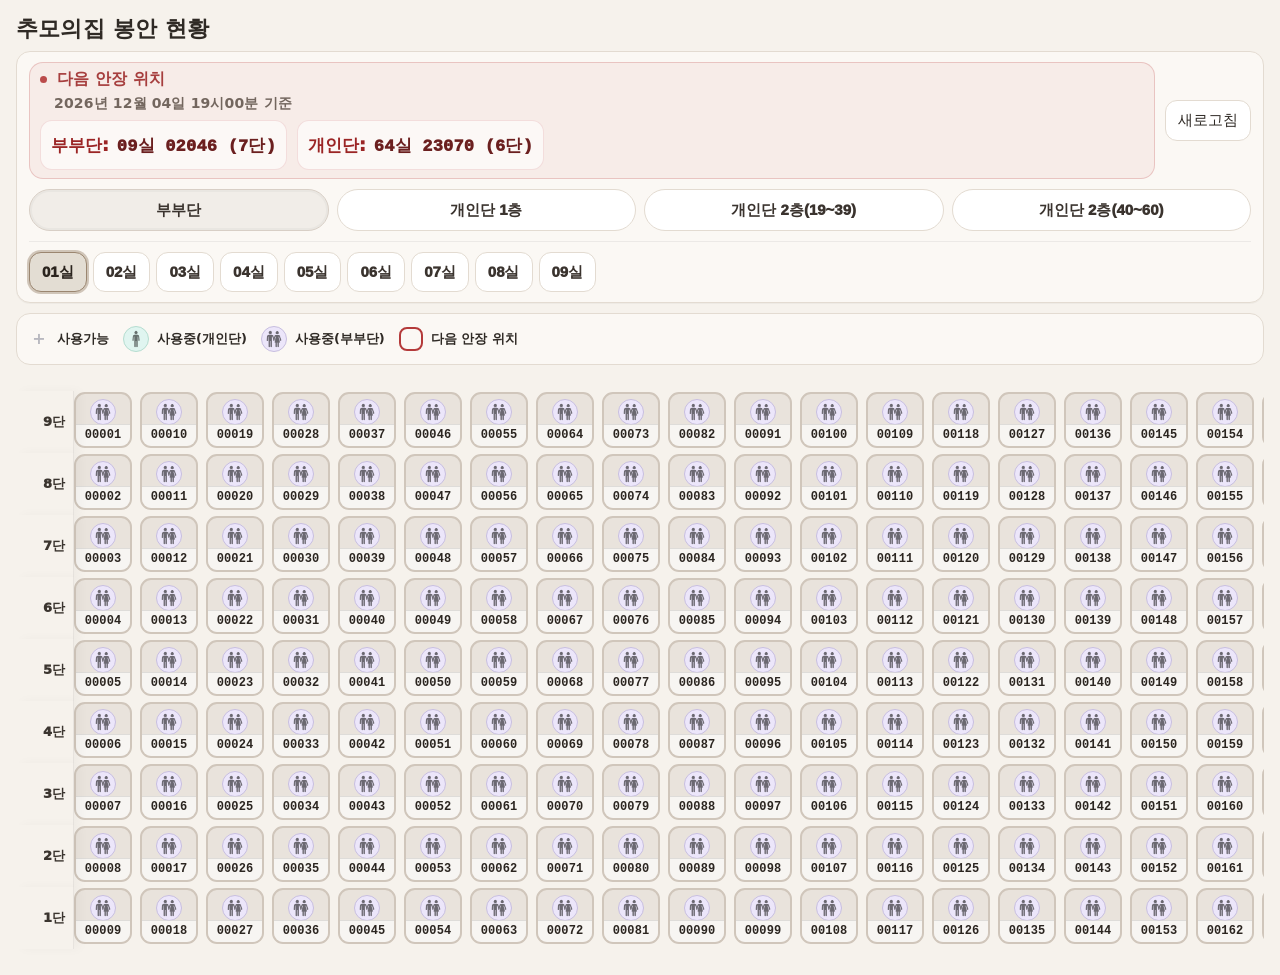
<file: room.html>
<!DOCTYPE html>
<html lang="ko">
<head>
  <meta charset="UTF-8" />
  <meta name="viewport" content="width=device-width,initial-scale=1.0,viewport-fit=cover" />
  <meta http-equiv="Content-Security-Policy"
        content="default-src 'self'; img-src 'self' data:; style-src 'self' 'unsafe-inline'; script-src 'self' 'unsafe-inline'; connect-src 'self'; object-src 'none'; base-uri 'self'; form-action 'self'; frame-ancestors 'none'; upgrade-insecure-requests" />
  <meta name="referrer" content="strict-origin-when-cross-origin" />
  <meta http-equiv="Permissions-Policy" content="geolocation=(), microphone=(), camera=(), payment=(), usb=()" />
  <title>추모의집 봉안 현황</title>
  <link rel="icon" type="image/x-icon" href="./images/symbol.png">
  <link rel="apple-touch-icon" href="./images/symbol.png">

  <style>
    :root{
      --page-bg: #f6f2ec;
      --panel-bg: #fbf8f4;
      --panel-border: #e3dbd1;
      --text: #2f2a25;
      --muted: #6c5f56;

      --cell-w: 58px;
      --cell-h: 56px;
      --label-w: 58px;

      --cell-border: #d0c6bb;

      --bg-empty: #f3f1ed;
      --bg-used:  #e9e3dc;

      --next-red: #b43a3a;
      --next-red-strong: #9b2525;

      --badge-mint: #e0f5f0;
      --badge-mint-border: #b5ddd0;
      --badge-lavender: #ece6fa;
      --badge-lavender-border: #c7bedf;

      --plus-color: #b8b8bf;

      --handle-h: 34px;
      --panel-maxh: 1200px;
    }

    body{
      margin:16px;
      background: var(--page-bg);
      color: var(--text);
      font-family: system-ui, -apple-system, "Segoe UI", Roboto, "Noto Sans KR", Arial, sans-serif;
    }

    h1{
      margin: 0 0 10px;
      font-size: 22px;
      font-weight: 950;
      letter-spacing: .2px;
      line-height: 1.15;
    }

    .panel{
      padding:12px;
      border:1px solid var(--panel-border);
      border-radius:14px;
      background: var(--panel-bg);
      box-shadow: 0 1px 0 rgba(0,0,0,0.03);
      margin-bottom: 10px;
    }
    .panel.sticky{
      position: sticky;
      top: 0;
      z-index: 50;
      backdrop-filter: blur(6px);
      padding-top: calc(10px + env(safe-area-inset-top, 0px));
      padding-bottom: 10px;
    }

    .panel-top{
      display:flex;
      gap:10px;
      align-items:stretch;
      flex-wrap:nowrap;
      overflow-x:auto;
      -webkit-overflow-scrolling: touch;
    }

    .next-wrap{
      display:flex;
      flex: 1 1 auto;
      min-width: 0;
      padding:8px 10px;
      border:1px solid rgba(180,58,58,0.22);
      background: rgba(180,58,58,0.06);
      border-radius: 14px;
      user-select:none;
      flex-direction:column;
      gap:8px;
    }

    .next-head{
      font-weight: 950;
      font-size: 16px;
      letter-spacing: .15px;
      color: rgba(155,37,37,0.88);
      display:flex;
      align-items:center;
      gap:10px;
      white-space: nowrap;
      line-height: 1;
    }
    .next-head::before{
      content:"";
      width: 7px;
      height: 7px;
      border-radius: 999px;
      background: var(--next-red);
      opacity: .9;
      flex: 0 0 auto;
    }

    .asof-inline{
      font-size: 14px;
      font-weight: 900;
      color: rgba(108,95,86,0.95);
      letter-spacing: .15px;
      white-space: nowrap;
      line-height: 1.2;
      margin-left: 14px;
    }

    .next-rows{
      display:flex;
      flex-wrap:wrap;
      gap:10px;
    }

    .next-line{
      flex: 0 0 auto;
      display:flex;
      align-items:center;
      gap:8px;
      flex-wrap:nowrap;
      padding:6px 10px;
      border-radius: 12px;
      background: rgba(255,255,255,0.62);
      border:1px solid rgba(180,58,58,0.14);
      min-height: 36px;
      width: max-content;
      max-width: 100%;
    }
    .next-label{
      font-weight: 950;
      color: var(--next-red-strong);
      white-space: nowrap;
      font-size: 17px;
    }
    .next-text{
      font-weight: 950;
      font-size: 17px;
      color: #6b1f1f;
      font-family: ui-monospace, SFMono-Regular, Menlo, Monaco, Consolas, "Liberation Mono", "Courier New", monospace;
      font-variant-numeric: tabular-nums;
      letter-spacing: .2px;
      white-space: nowrap;
    }

    .toolbar{
      display:flex;
      align-items:center;
      gap:8px;
      flex: 0 0 auto;
    }

    button{
      border: 1px solid var(--panel-border);
      background: #fff;
      padding: 10px 12px;
      border-radius: 12px;
      cursor:pointer;
      color: var(--text);
      font-size: 15px;
      white-space: nowrap;
      min-height: 40px;
      touch-action: manipulation;
    }
    button:hover{ background:#f4f0eb; }

    .tabs{
      display:grid;
      grid-template-columns: repeat(4, minmax(0, 1fr));
      gap:8px;
      margin-top: 10px;
    }
    .tab-btn{
      width:100%;
      padding: 10px 10px;
      border-radius: 999px;
      border:1px solid var(--panel-border);
      background:#fff;
      cursor:pointer;
      font-weight: 950;
      color:#3a332e;
      display:flex;
      align-items:center;
      justify-content:center;
      gap:8px;
      text-align:center;
      min-height: 42px;
    }
    .tab-btn.active{
      background:#f1ede8;
      border-color:#d8cfc6;
      box-shadow: 0 0 0 2px rgba(0,0,0,0.03) inset;
    }

    .room-btns{
      display:flex;
      gap:6px;
      flex-wrap:wrap;
      margin-top: 10px;
      padding-top: 10px;
      border-top: 1px solid rgba(0,0,0,0.06);
    }

    .room-btn{
      padding: 8px 12px;
      border-radius: 12px;
      border: 1px solid var(--panel-border);
      background: #fff;
      cursor: pointer;
      font-weight: 950;
      color: #3a332e;
      min-height: 40px;
      transition: all 0.2s ease;
    }
    .room-btn:hover { background: #f4f0eb; }
    .room-btn.active{
      background: #e3ddd3 !important;
      border-color: #9b8670 !important;
      box-shadow: 0 0 0 2px rgba(155, 134, 112, 0.45);
      color: #2b241e !important;
    }

    .legend{
      display:flex;
      flex-wrap:wrap;
      gap:14px;
      align-items:center;
      margin: 8px 0 10px;
      padding: 12px;
      border:1px solid var(--panel-border);
      border-radius:14px;
      background: var(--panel-bg);
    }
    .legend-item{
      display:inline-flex;
      align-items:center;
      gap:8px;
      font-size: 13px;
      color: var(--text);
    }

    .icon-bg{
      width: 26px;
      height: 26px;
      border-radius: 999px;
      display:flex;
      align-items:center;
      justify-content:center;
      box-sizing:border-box;
    }
    .icon-bg.used.single{
      background: var(--badge-mint);
      border: 1px solid var(--badge-mint-border);
    }
    .icon-bg.used.couple{
      background: var(--badge-lavender);
      border: 1px solid var(--badge-lavender-border);
    }
    .state-icon{
      width: 20px;
      height: 20px;
      object-fit: contain;
      opacity: .56;
      filter: saturate(.70) contrast(.95) brightness(1.0);
      -webkit-user-drag: none;
      user-select: none;
      pointer-events: none;
    }

    .niche-plus{
      font-size: 18px;
      line-height: 1;
      font-weight: 700;
      color: var(--plus-color);
    }

    .msg{
      margin: 8px 0 10px;
      font-size: 12px;
      color: var(--muted);
      display:none;
    }
    .msg.error{ color:#b00020; }

    .scroll-x{
      overflow-x:auto;
      overflow-y: visible;
      padding-top: 12px;
      padding-bottom: 10px;
      position: relative;
      -webkit-overflow-scrolling: touch;
      scroll-behavior: smooth;
    }
    #room{ padding-top: 4px; }

    .room{
      display:flex;
      flex-direction:column;
      width: max-content;
    }

    .row{
      display:flex;
      gap:0;
      align-items:stretch;
      position: relative;
      width: max-content;
    }

    .dan-label{
      width: var(--label-w);
      flex: 0 0 auto;
      position: -webkit-sticky;
      position: sticky;
      left: 0;
      z-index: 20;
      background: var(--page-bg);
      border-right: 1px solid rgba(0,0,0,0.06);
      display:flex;
      align-items:center;
      justify-content:flex-end;
      padding: 0 8px 0 0;
      font-weight: 950;
      color: #3b352f;
      font-size: 13px;
      box-shadow: 6px 0 10px rgba(0,0,0,0.03);
      box-sizing: border-box;
      min-height: calc(var(--cell-h) + 6px);
    }

    .grid{
      display:grid;
      column-gap: 8px;
      row-gap: 5px;
      padding: 1px 0;
      width: max-content;
    }

    .niche{
      width: var(--cell-w);
      height: var(--cell-h);
      border: 2px solid var(--cell-border);
      border-radius: 11px;
      box-sizing: border-box;
      display:flex;
      flex-direction:column;
      justify-content:space-between;
      overflow:hidden;
      user-select:none;
      position: relative;
      scroll-margin-top: 180px;
      cursor: default;
    }

    .empty{ background: var(--bg-empty); }
    .used{ background: var(--bg-used); }
    .empty .niche-top{ justify-content: center; }

    .blank{
      background: transparent;
      border-color: transparent;
    }
    .blank .niche-top,
    .blank .niche-no{ display:none; }

    .niche-top{
      display:flex;
      align-items:center;
      justify-content:center;
      padding: 5px 5px 0 5px;
      min-height: 24px;
    }

    .niche-no{
      flex: 0 0 auto;
      font-size: 12px;
      line-height: 14px;
      padding: 3px 6px 4px;
      text-align:center;
      border-top: 1px solid rgba(0,0,0,0.10);
      background: rgba(255,255,255,0.64);
      color:#2b2520;
      letter-spacing: 0.1px;
      font-weight: 900;
      font-variant-numeric: tabular-nums;
      font-family: ui-monospace, SFMono-Regular, Menlo, Monaco, Consolas, "Liberation Mono", "Courier New", monospace;
    }

    .next-slot{
      outline: 3px solid var(--next-red);
      outline-offset: -3px;
    }

    @keyframes flashRed {
      0%   { box-shadow: 0 0 0 0 rgba(180,58,58,0.00); outline: 0px solid rgba(180,58,58,0.00); transform: scale(1); }
      20%  { box-shadow: 0 0 0 6px rgba(180,58,58,0.20); outline: 4px solid rgba(180,58,58,0.95); transform: scale(1.02); }
      55%  { box-shadow: 0 0 0 10px rgba(180,58,58,0.14); outline: 4px solid rgba(180,58,58,0.90); transform: scale(1.02); }
      100% { box-shadow: 0 0 0 0 rgba(180,58,58,0.00); outline: 0px solid rgba(180,58,58,0.00); transform: scale(1); }
    }
    .flash { animation: flashRed 1.15s ease-in-out 0s 2; }

    .collapse-handle{
      display:none;
      position: relative;
      height: calc(var(--handle-h) + env(safe-area-inset-top, 0px));
      padding-top: env(safe-area-inset-top, 0px);
      border: 1px solid rgba(0,0,0,0.08);
      background: rgba(251,248,244,0.92);
      backdrop-filter: blur(6px);
      cursor: pointer;
      touch-action: manipulation;
      user-select: none;
      align-items:center;
      justify-content:center;
      gap:10px;
      font-weight: 900;
      color: rgba(47,42,37,0.82);
      font-size: 12px;
      width: 160px;
      max-width: 70vw;
      margin: 0 auto 10px;
      border-radius: 999px;
    }
    .collapse-handle .handle-pill{
      width: 46px;
      height: 4px;
      border-radius: 999px;
      background: rgba(0,0,0,0.18);
      flex: 0 0 auto;
    }
    .collapse-handle .handle-text{
      line-height: 1;
      white-space: nowrap;
      flex: 0 0 auto;
    }

    @media (max-width: 520px){
      body{ margin:10px; }
      h1{ font-size: 20px; margin-bottom: 8px; }

      #topPanel{
        margin-bottom: 0;
        border-bottom-left-radius: 0;
        border-bottom-right-radius: 0;
        box-shadow: 0 2px 10px rgba(0,0,0,0.06);
      }

      .collapse-handle{
        display:flex;
        width: 180px;
        max-width: 76vw;
        margin: -8px auto 10px;
        border-top-left-radius: 0;
        border-top-right-radius: 0;
        border-top: 0;
        box-shadow: 0 8px 14px rgba(0,0,0,0.06);
      }

      #topPanel.panel.sticky{
        top: 0;
      }

      .panel{ padding:10px; }
      .tabs{ grid-template-columns: repeat(2, minmax(0, 1fr)); }

      :root{
        --cell-w: 60px;
        --cell-h: 60px;
        --label-w: 68px;
      }

      .niche-no{
        font-size: 13px;
        letter-spacing: 0;
        padding: 4px 7px 6px;
      }

      .panel-top{
        flex-direction: column;
        align-items: stretch;
        flex-wrap: wrap;
        overflow-x: hidden;
        gap: 10px;
      }

      .next-wrap{
        width: 100%;
        max-width: 100%;
      }

      .asof-inline{
        margin-left: 0;
        white-space: normal;
      }

      .toolbar{
        width: 100%;
      }

      .toolbar button{
        flex: 1 1 auto;
        width: 100%;
      }

      .scroll-x{
        overflow-y: auto;
        padding-top: 6px;
      }

      #topPanel{
        max-height: var(--panel-maxh);
        overflow: hidden;
        transition: max-height .22s ease, opacity .18s ease, margin .18s ease, padding .18s ease, border-color .18s ease;
      }
      #topPanel.is-collapsed{
        max-height: 0px;
        opacity: 0;
        margin-bottom: 0;
        padding-top: 0;
        padding-bottom: 0;
        border-color: transparent;
        pointer-events: none;
        border-width: 0 !important;
        box-shadow: none !important;
      }

      #topPanel.is-collapsed + #collapseHandle{
        margin: 10px auto 10px !important;
        border-radius: 999px !important;
        border-top: 1px solid rgba(0,0,0,0.08) !important;
        box-shadow: 0 6px 14px rgba(0,0,0,0.08) !important;
      }

      #topPanel:not(.is-collapsed) + #collapseHandle{
        margin: -8px auto 10px !important;
        border-top-left-radius: 0 !important;
        border-top-right-radius: 0 !important;
        border-top: 0 !important;
        box-shadow: 0 8px 14px rgba(0,0,0,0.06) !important;
      }

      #topPanel.is-collapsed + #collapseHandle .handle-pill{
        width: 40px;
        opacity: .9;
      }
    }
  </style>
</head>

<body>
  <h1>추모의집 봉안 현황</h1>

  <div class="panel sticky" id="topPanel">
    <div class="panel-top">
      <div id="nextWrap" class="next-wrap" aria-label="다음 안장 위치">
        <div class="next-head">
          <span>다음 안장 위치</span>
        </div>
        <div class="asof-inline" id="asofInline">0000년 00월 00일 00시00분 기준</div>

        <div class="next-rows">
          <div class="next-line">
            <span class="next-label">부부단:</span>
            <span class="next-text" id="nextCoupleText">—</span>
          </div>
          <div class="next-line">
            <span class="next-label">개인단:</span>
            <span class="next-text" id="nextPersonalText">—</span>
          </div>
        </div>
      </div>

      <div class="toolbar">
        <button id="reloadBtn" type="button">새로고침</button>
      </div>
    </div>

    <div id="tabBar" class="tabs"></div>
    <div id="roomBtns" class="room-btns"></div>
  </div>

  <div id="collapseHandle" class="collapse-handle" aria-label="상단 패널 펼치기/접기">
    <span class="handle-pill" aria-hidden="true"></span>
    <span id="handleText" class="handle-text">메뉴 열기 ▾</span>
  </div>

  <div class="legend" id="legend"></div>
  <div id="msg" class="msg"></div>

  <div class="scroll-x" id="scrollX">
    <div id="room" class="room"></div>
  </div>

<script>
  const DECEASED_JSON_URL = "./data/deceased_data.json";

  const JSON_FIELDS = {
    ensNo: "ensNo"
  };

  const ICONS = {
    single: "./images/solo.png",
    couple: "./images/couple.png"
  };

  const STARTS = {
    "01실": 1,    "02실": 217,  "03실": 433,  "04실": 649,  "05실": 865,
    "06실": 1081, "07실": 1279, "08실": 1477, "09실": 1693,
    "10실": 2062, "11실": 2449, "12실": 2836, "13실": 3223, "14실": 3610,
    "15실": 3997, "16실": 4384, "17실": 4771, "18실": 5158, "19실": 5545,
    "20실": 5932, "21실": 6319, "22실": 6706, "23실": 7093, "24실": 7480,
    "25실": 7867, "26실": 8254, "27실": 8641, "28실": 9028, "29실": 9415,
    "30실": 9802, "31실": 10189, "32실": 10576, "33실": 10963, "34실": 11350,
    "35실": 11737, "36실": 12394, "37실": 12642, "38실": 12930, "39실": 13202,
    "40실": 13474, "41실": 13762, "42실": 14034, "43실": 14306, "44실": 14594,
    "45실": 14866, "46실": 15138, "47실": 15410, "48실": 15570, "49실": 15954,
    "50실": 16338, "51실": 16722, "52실": 17066, "53실": 17426, "54실": 17786,
    "55실": 18146, "56실": 18506, "57실": 18866, "58실": 19570, "59실": 19890,
    "60실": 20394, "61실": 21078, "62실": 21726, "63실": 22194,
    "64실": 22662, "65실": 23283, "66실": 23886
  };
  const END_OVERRIDE = {
    "62실": 22193,
    "63실": 22661,
    "64실": 23282,
    "65실": 23885,
    "66실": 24776
  };

  const $ = (id) => document.getElementById(id);

  function pad5(n){ return String(n).padStart(5, "0"); }

  function setMsg(text, kind = "info"){
    const el = $("msg");
    if (!text){
      el.textContent = "";
      el.style.display = "none";
      el.classList.remove("error");
      return;
    }
    el.textContent = text;
    el.style.display = "block";
    el.classList.toggle("error", kind === "error");
  }

  function roomStr(n){ return String(n).padStart(2, "0") + "실"; }
  function roomsRange(a, b){
    const out = [];
    for (let i = a; i <= b; i++) out.push(roomStr(i));
    return out;
  }

  const itemsByStart = Object.entries(STARTS)
    .map(([room, start]) => ({ room, start, roomNum: parseInt(room.replace("실", ""), 10) }))
    .sort((a, b) => a.start - b.start);

  const ROOM_CFG = {};
  const tmp = [];

  for (let i = 0; i < itemsByStart.length; i++){
    const cur = itemsByStart[i];
    const next = itemsByStart[i + 1];
    const end = next ? (next.start - 1) : (END_OVERRIDE[cur.room] ?? (cur.start + 215));
    const count = end - cur.start + 1;

    const div8 = (count % 8 === 0);
    const div9 = (count % 9 === 0);

    let dans = null;
    if (cur.roomNum <= 9) dans = 9;
    else if (div9 && !div8) dans = 9;
    else if (div8 && !div9) dans = 8;
    else if (div8 && div9) dans = null;

    tmp.push({ ...cur, end, count, dans });
  }

  function nearestFixedDans(idx, dir){
    for (let j = idx + dir; j >= 0 && j < tmp.length; j += dir){
      if (tmp[j].dans) return tmp[j].dans;
    }
    return null;
  }

  for (let i = 0; i < tmp.length; i++){
    if (!tmp[i].dans){
      const prev = nearestFixedDans(i, -1);
      const next = nearestFixedDans(i, +1);
      tmp[i].dans = (prev && next && prev === next) ? prev : (prev || next || 9);
    }

    ROOM_CFG[tmp[i].room] = {
      room: tmp[i].room,
      roomNum: tmp[i].roomNum,
      start: tmp[i].start,
      end: tmp[i].end,
      count: tmp[i].count,
      dans: tmp[i].dans,
      cols: Math.ceil(tmp[i].count / tmp[i].dans)
    };
  }

  const ROOM_LIST = Object.values(ROOM_CFG).sort((a, b) => a.start - b.start);

  const COUPLE_ROOMS = roomsRange(1, 9);
  const PERSONAL1_ROOMS = [
    ...roomsRange(10, 18),
    roomStr(61),
    roomStr(62),
    roomStr(63),
    roomStr(64),
    roomStr(65),
    roomStr(66)
  ];
  const PERSONAL2A_ROOMS = roomsRange(19, 39);
  const PERSONAL2B_ROOMS = roomsRange(40, 60);
  const PERSONAL_ALL_ROOMS = [...PERSONAL1_ROOMS, ...PERSONAL2A_ROOMS, ...PERSONAL2B_ROOMS];

  const TAB_DEFS = [
    { id: "couple", label: "부부단", rooms: COUPLE_ROOMS },
    { id: "p1", label: "개인단 1층", rooms: PERSONAL1_ROOMS },
    { id: "p2a", label: "개인단 2층(19~39)", rooms: PERSONAL2A_ROOMS },
    { id: "p2b", label: "개인단 2층(40~60)", rooms: PERSONAL2B_ROOMS }
  ];

  const TAB_ROOM_SETS = Object.fromEntries(TAB_DEFS.map(t => [t.id, new Set(t.rooms)]));

  function tabForRoom(room){
    const n = ROOM_CFG[room]?.roomNum ?? 0;
    if (n <= 9) return "couple";
    if (TAB_ROOM_SETS.p1.has(room)) return "p1";
    if (TAB_ROOM_SETS.p2a.has(room)) return "p2a";
    if (TAB_ROOM_SETS.p2b.has(room)) return "p2b";
    return "p1";
  }

  const statusByRoom = {};
  for (const room of Object.keys(ROOM_CFG)) statusByRoom[room] = {};

  let activeTabId = "couple";
  let currentRoom = "01실";
  let nextCouple = null;
  let nextPersonal = null;
  let LAST_SERVER_TIME = null;

  function updateAsOfUI(){
    const d = (LAST_SERVER_TIME instanceof Date && !isNaN(LAST_SERVER_TIME.getTime()))
      ? LAST_SERVER_TIME
      : new Date();

    const y = d.getFullYear();
    const m = String(d.getMonth() + 1).padStart(2, "0");
    const da = String(d.getDate()).padStart(2, "0");
    const hh = String(d.getHours()).padStart(2, "0");
    const mm = String(d.getMinutes()).padStart(2, "0");

    const inline = $("asofInline");
    if (inline) inline.textContent = `${y}년 ${m}월 ${da}일 ${hh}시${mm}분 기준`;
  }

  function buildLegend(){
    const showNext = (activeTabId === "couple");
    $("legend").innerHTML = `
      <span class="legend-item">
        <div class="niche-plus" style="font-size:16px; width:20px; text-align:center;">+</div>
        <b>사용가능</b>
      </span>
      <span class="legend-item">
        <div class="icon-bg used single" style="width:26px; height:26px;">
          <img class="state-icon" src="${ICONS.single}" alt="개인단">
        </div>
        <b>사용중(개인단)</b>
      </span>
      <span class="legend-item">
        <div class="icon-bg used couple" style="width:26px; height:26px;">
          <img class="state-icon" src="${ICONS.couple}" alt="부부단">
        </div>
        <b>사용중(부부단)</b>
      </span>
      ${
        showNext
          ? `<span class="legend-item">
               <span style="display:inline-flex;align-items:center;justify-content:center;width:20px;height:20px;border:2px solid var(--next-red);border-radius:8px;"></span>
               <b>다음 안장 위치</b>
             </span>`
          : ``
      }
    `;
  }

  function renderTabs(){
    const bar = $("tabBar");
    bar.innerHTML = "";
    for (const t of TAB_DEFS){
      const btn = document.createElement("button");
      btn.type = "button";
      btn.className = "tab-btn" + (t.id === activeTabId ? " active" : "");
      btn.textContent = t.label;
      btn.addEventListener("click", () => setTab(t.id));
      bar.appendChild(btn);
    }
  }

  function renderRoomButtons(){
    const wrap = $("roomBtns");
    wrap.innerHTML = "";

    const tab = TAB_DEFS.find(x => x.id === activeTabId);
    const rooms = (tab?.rooms || []).filter(r => ROOM_CFG[r]);

    for (const room of rooms){
      const btn = document.createElement("button");
      btn.type = "button";
      btn.className = "room-btn" + (room === currentRoom ? " active" : "");
      btn.textContent = room;
      btn.addEventListener("click", () => setRoom(room, true));
      wrap.appendChild(btn);
    }
  }

  function setTab(tabId){
    if (!TAB_DEFS.some(t => t.id === tabId)) return;
    activeTabId = tabId;

    buildLegend();

    const tab = TAB_DEFS.find(t => t.id === activeTabId);
    const rooms = (tab?.rooms || []).filter(r => ROOM_CFG[r]);

    if (!rooms.includes(currentRoom)){
      const first = rooms[0];
      if (first){
        setRoom(first, true, { skipTabSync: true });
        return;
      }
    }

    renderTabs();
    renderRoomButtons();
    renderRoom(true);
    saveState();
    requestAnimationFrame(updateScrollerHeight);
  }

  function setRoom(room, scrollNext, opts = {}){
    if (!ROOM_CFG[room]) return;

    if (!opts.skipTabSync){
      const needTab = tabForRoom(room);
      if (needTab !== activeTabId) activeTabId = needTab;
    }

    currentRoom = room;

    buildLegend();
    renderTabs();
    renderRoomButtons();
    renderRoom(!!scrollNext);
    saveState();
  }

  function saveState(){
    try{
      localStorage.setItem("memorial_public_ui_state", JSON.stringify({ tab: activeTabId, room: currentRoom }));
    }catch(e){}
  }

  function restoreState(){
    try{
      const raw = localStorage.getItem("memorial_public_ui_state");
      if (!raw) return;
      const s = JSON.parse(raw);
      if (s?.tab && TAB_DEFS.some(t => t.id === s.tab)) activeTabId = s.tab;
      if (s?.room && ROOM_CFG[s.room]) currentRoom = s.room;
    }catch(e){}
  }

  function danOfNo(cfg, noStr){
    const n = parseInt(noStr, 10);
    if (!Number.isFinite(n)) return null;
    if (n < cfg.start || n > cfg.end) return null;
    const idx = n - cfg.start;
    const r = idx % cfg.dans;
    return cfg.dans - r;
  }

  function isCoupleRoom(room){
    return (ROOM_CFG[room]?.roomNum ?? 99) <= 9;
  }

  function isPersonalRoom(room){
    return PERSONAL_ALL_ROOMS.includes(room);
  }

  function iconHtml(cfg, used){
    if (!used) return `<div class="niche-plus">+</div>`;

    const isCouple = isCoupleRoom(cfg.room);
    const src = isCouple ? ICONS.couple : ICONS.single;
    const alt = isCouple ? "부부단 사용중" : "개인단 사용중";
    const bgClass = isCouple ? "couple" : "single";

    return `<div class="icon-bg used ${bgClass}"><img class="state-icon" src="${src}" alt="${alt}"></div>`;
  }

  function findNextAvailableNo(cfg){
    for (let n = cfg.start; n <= cfg.end; n++){
      const noStr = pad5(n);
      const used = statusByRoom[cfg.room][noStr] === "used";
      if (!used) return noStr;
    }
    return null;
  }

  function scrollNextSlotIntoCenter(){
    const el = document.querySelector(`.niche.next-slot[data-room="${currentRoom}"]`);
    if (!el) return;
    el.scrollIntoView({ behavior: "smooth", block: "center", inline: "center" });
  }

  function renderRoom(autoScrollNext){
    const cfg = ROOM_CFG[currentRoom];
    if (!cfg) return;

    setMsg("");
    const host = $("room");
    host.innerHTML = "";

    const nextNo = findNextAvailableNo(cfg);

    for (let r = 0; r < cfg.dans; r++){
      const dan = cfg.dans - r;

      const row = document.createElement("div");
      row.className = "row";

      const label = document.createElement("div");
      label.className = "dan-label";
      label.textContent = `${dan}단`;
      row.appendChild(label);

      const grid = document.createElement("div");
      grid.className = "grid";
      grid.style.gridTemplateColumns = `repeat(${cfg.cols}, var(--cell-w))`;

      for (let c = 0; c < cfg.cols; c++){
        const idx = c * cfg.dans + r;
        const num = cfg.start + idx;

        if (num > cfg.end){
          const blank = document.createElement("div");
          blank.className = "niche blank";
          grid.appendChild(blank);
          continue;
        }

        const noStr = pad5(num);
        const used = statusByRoom[cfg.room][noStr] === "used";

        const niche = document.createElement("div");
        niche.dataset.no = noStr;
        niche.dataset.room = cfg.room;
        niche.className = used ? "niche used" : "niche empty";

        const top = document.createElement("div");
        top.className = "niche-top";
        top.innerHTML = iconHtml(cfg, used);
        niche.appendChild(top);

        if (nextNo && noStr === nextNo) niche.classList.add("next-slot");

        const no = document.createElement("div");
        no.className = "niche-no";
        no.textContent = noStr;
        niche.appendChild(no);

        niche.addEventListener("click", () => focusCell(cfg.room, noStr));
        grid.appendChild(niche);
      }

      row.appendChild(grid);
      host.appendChild(row);
    }

    if (autoScrollNext){
      requestAnimationFrame(() => scrollNextSlotIntoCenter());
    }

    requestAnimationFrame(updateScrollerHeight);
  }

  function computeNextForRooms(rooms){
    let best = null;
    for (const room of rooms){
      const cfg = ROOM_CFG[room];
      if (!cfg) continue;
      const no = findNextAvailableNo(cfg);
      if (!no) continue;
      const num = parseInt(no, 10);
      if (!best || num < best.num) best = { room, no, num };
    }
    return best;
  }

  function updateNextUI(){
    nextCouple = computeNextForRooms(COUPLE_ROOMS);
    nextPersonal = computeNextForRooms(PERSONAL_ALL_ROOMS);

    $("nextCoupleText").textContent = nextCouple
      ? `${nextCouple.room} ${nextCouple.no} (${danOfNo(ROOM_CFG[nextCouple.room], nextCouple.no)}단)`
      : "없음";

    $("nextPersonalText").textContent = nextPersonal
      ? `${nextPersonal.room} ${nextPersonal.no} (${danOfNo(ROOM_CFG[nextPersonal.room], nextPersonal.no)}단)`
      : "-";

    updateAsOfUI();
    requestAnimationFrame(updateScrollerHeight);
  }

  function pickRowsFromJson(json){
    if (Array.isArray(json)) return json;
    if (json && typeof json === "object"){
      if (Array.isArray(json.Sheet1)) return json.Sheet1;
      if (Array.isArray(json.data)) return json.data;
      if (Array.isArray(json.rows)) return json.rows;
      if (Array.isArray(json.items)) return json.items;
      if (Array.isArray(json.list)) return json.list;
    }
    return null;
  }

  async function fetchJsonWithServerTime(url){
    const res = await fetch(url, { cache: "no-store" });
    if (!res.ok) throw new Error("fetch fail: " + res.status);

    const dateHdr = res.headers.get("Date");
    LAST_SERVER_TIME = dateHdr ? new Date(dateHdr) : new Date();
    if (isNaN(LAST_SERVER_TIME.getTime())) LAST_SERVER_TIME = new Date();

    return await res.json();
  }

  function extractNo5(text){
    if (!text) return null;
    const m = String(text).trim().match(/(\d{5})\s*$/);
    return m ? m[1] : null;
  }

  function extractRoomToken(text){
    const s = String(text || "").trim();
    const parts = s.split("-").map(x => x.trim()).filter(Boolean);
    for (const p of parts){
      if (/^\d{2}실$/.test(p) && ROOM_CFG[p]) return p;
    }
    return null;
  }

  function clearStatus(){
    for (const room of Object.keys(statusByRoom)) statusByRoom[room] = {};
  }

  function markUsed(room, no5){
    statusByRoom[room][no5] = "used";
  }

  function applyJsonRows(rows){
    clearStatus();

    if (!rows || !Array.isArray(rows) || rows.length === 0){
      setMsg("데이터가 비어 있습니다.", "error");
      updateNextUI();
      renderRoom(true);
      return;
    }

    const seen = new Set();
    let maxPersonalNo = null;

    for (const obj of rows){
      if (!obj || typeof obj !== "object") continue;

      const ensNoRaw = obj[JSON_FIELDS.ensNo];
      const burialNoStr = String(ensNoRaw ?? "").trim();
      if (!burialNoStr) continue;

      const room = extractRoomToken(burialNoStr);
      if (!room) continue;

      const no5 = extractNo5(burialNoStr);
      if (!no5) continue;

      const n = parseInt(no5, 10);
      const cfg = ROOM_CFG[room];
      if (!cfg || n < cfg.start || n > cfg.end) continue;

      seen.add(`${room}|${no5}`);

      if (isPersonalRoom(room)){
        if (maxPersonalNo === null || n > maxPersonalNo){
          maxPersonalNo = n;
        }
      }
    }

    for (const key of seen){
      const [room, no5] = key.split("|");
      markUsed(room, no5);
    }

    // 핵심 규칙:
    // 개인단에서 가장 뒤까지 진행된 번호(maxPersonalNo) 이전의 개인단 빈자리는
    // 반환자료가 없더라도 모두 반환관리 자리로 보고 사용중 처리
    if (maxPersonalNo !== null){
      for (const room of PERSONAL_ALL_ROOMS){
        const cfg = ROOM_CFG[room];
        if (!cfg) continue;

        const endNo = Math.min(cfg.end, maxPersonalNo);
        for (let n = cfg.start; n <= endNo; n++){
          const no5 = pad5(n);
          markUsed(room, no5);
        }
      }
    }

    updateNextUI();
    buildLegend();
    renderTabs();
    renderRoomButtons();
    renderRoom(true);
    saveState();
    requestAnimationFrame(updateScrollerHeight);
  }

  async function loadStatusFromJson(){
    try{
      setMsg("");
      const json = await fetchJsonWithServerTime(DECEASED_JSON_URL);
      updateAsOfUI();

      const rows = pickRowsFromJson(json);
      if (!rows || !Array.isArray(rows) || rows.length === 0){
        setMsg("JSON 형식이 올바르지 않습니다.", "error");
        applyJsonRows([]);
        return;
      }

      const sample = rows.find(x => x && typeof x === "object");
      if (sample){
        const keysOk = (JSON_FIELDS.ensNo in sample);
        if (!keysOk){
          setMsg("JSON 헤더 키(ensNo)를 확인해 주세요.", "error");
        }
      }

      applyJsonRows(rows);
    } catch(err){
      console.error(err);
      setMsg("현황 데이터를 불러오지 못했습니다.", "error");
      LAST_SERVER_TIME = new Date();
      updateAsOfUI();
      applyJsonRows([]);
    }
  }

  function focusCell(room, noStr){
    const el = document.querySelector(`.niche[data-room="${room}"][data-no="${noStr}"]`);
    if (!el) return;
    el.scrollIntoView({ behavior: "smooth", block: "center", inline: "center" });
    el.classList.remove("flash");
    void el.offsetWidth;
    el.classList.add("flash");
  }

  $("reloadBtn").addEventListener("click", loadStatusFromJson);

  const UI = { collapsed: false };

  function isMobileWidth(){
    return window.matchMedia && window.matchMedia("(max-width: 520px)").matches;
  }

  function getViewportHeight(){
    return (window.visualViewport && window.visualViewport.height)
      ? window.visualViewport.height
      : window.innerHeight;
  }

  function setCollapsed(v){
    UI.collapsed = !!v;

    const panel = $("topPanel");
    const handle = $("collapseHandle");
    const legend = $("legend");
    const msg = $("msg");
    if (!panel || !handle || !legend) return;

    const ht = $("handleText");
    if (ht) ht.textContent = UI.collapsed ? "메뉴 열기 ▾" : "메뉴 닫기 ▴";

    if (!isMobileWidth()){
      UI.collapsed = false;
      panel.classList.remove("is-collapsed");
      handle.style.display = "none";
      legend.style.display = "";
      if (msg) msg.style.display = (msg.textContent ? "block" : "none");
      requestAnimationFrame(updateScrollerHeight);
      return;
    }

    handle.style.display = "flex";
    panel.classList.toggle("is-collapsed", UI.collapsed);

    legend.style.display = UI.collapsed ? "none" : "";
    if (msg) msg.style.display = UI.collapsed ? "none" : (msg.textContent ? "block" : "none");

    requestAnimationFrame(updateScrollerHeight);
  }

  function updateScrollerHeight(){
    const scroller = $("scrollX");
    const panel = $("topPanel");
    const handle = $("collapseHandle");
    const legend = $("legend");
    const msg = $("msg");
    if (!scroller || !panel || !handle || !legend) return;

    if (!isMobileWidth()){
      scroller.style.maxHeight = "";
      scroller.style.overflowY = "visible";
      return;
    }

    scroller.style.overflowY = "auto";

    const vh = getViewportHeight();
    const handleH = handle.getBoundingClientRect().height;
    const panelH = UI.collapsed ? 0 : panel.getBoundingClientRect().height;
    const legendH = UI.collapsed ? 0 : legend.getBoundingClientRect().height;
    const msgH = (!UI.collapsed && msg && msg.style.display !== "none")
      ? msg.getBoundingClientRect().height
      : 0;
    const extra = 12;
    const maxH = Math.max(260, Math.floor(vh - handleH - panelH - legendH - msgH - extra));
    scroller.style.maxHeight = maxH + "px";
  }

  (function initMobileOnlyCollapse(){
    const handle = $("collapseHandle");
    if (!handle) return;

    handle.addEventListener("click", () => {
      if (!isMobileWidth()) return;
      setCollapsed(!UI.collapsed);
    });

    function applyByWidth(){
      setCollapsed(false);
      requestAnimationFrame(updateScrollerHeight);
    }

    window.addEventListener("resize", () => requestAnimationFrame(applyByWidth), { passive: true });
    if (window.visualViewport){
      window.visualViewport.addEventListener("resize", () => requestAnimationFrame(applyByWidth), { passive: true });
    }

    requestAnimationFrame(applyByWidth);
  })();

  restoreState();
  buildLegend();
  renderTabs();
  renderRoomButtons();
  renderRoom(false);

  LAST_SERVER_TIME = new Date();
  updateAsOfUI();

  loadStatusFromJson();
  requestAnimationFrame(updateScrollerHeight);
</script>
</body>
</html>
</file>
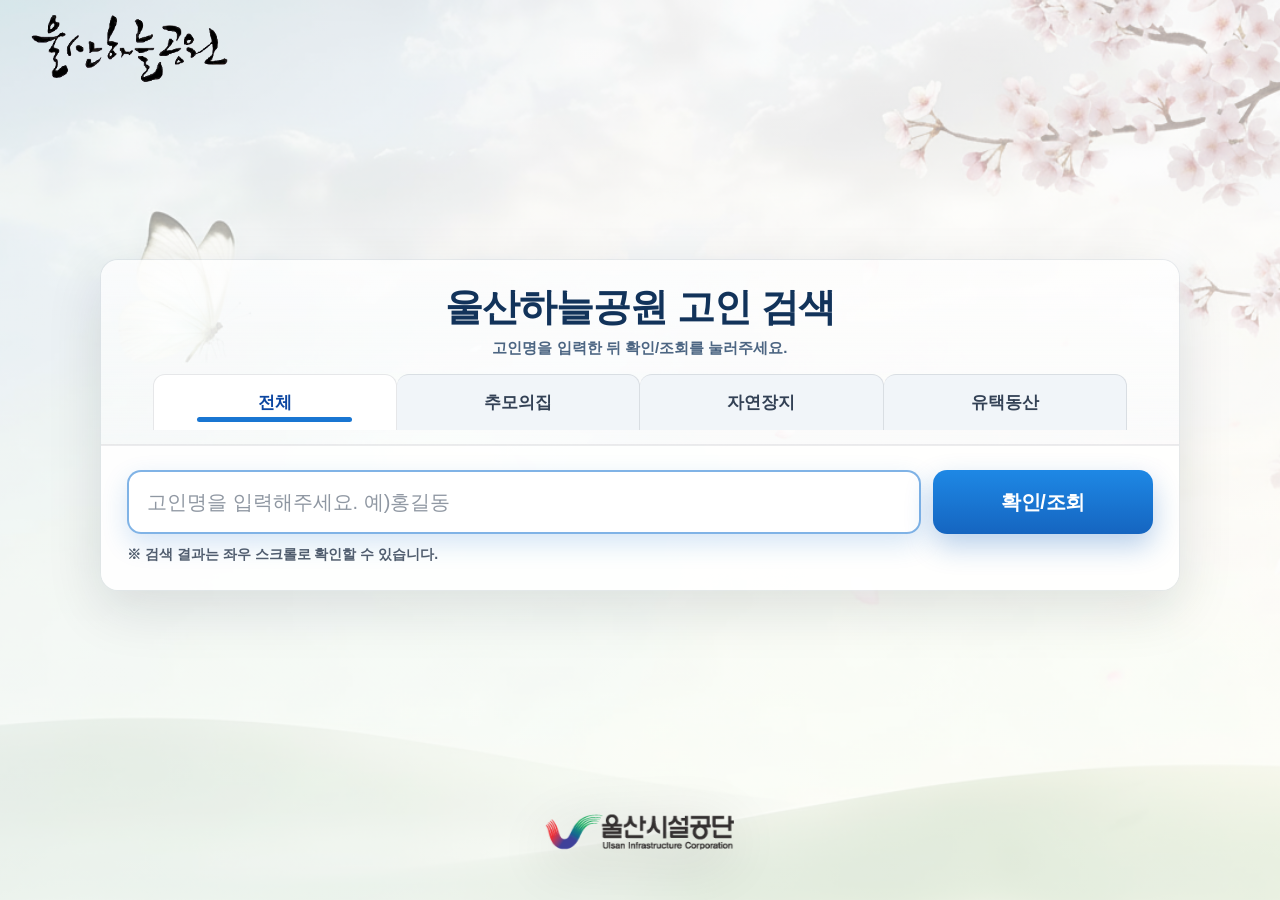
<file: search.html>
﻿<!DOCTYPE html>
<html lang="ko">
<head>
  <meta charset="UTF-8" />
  <meta name="viewport" content="width=device-width, initial-scale=1.0" />
  <meta http-equiv="Content-Security-Policy" content="default-src 'self'; img-src 'self' data:; style-src 'self' 'unsafe-inline'; font-src 'self' data:; script-src 'self' 'unsafe-inline' https://www.googletagmanager.com; connect-src 'self' https://www.google-analytics.com https://region1.google-analytics.com; object-src 'none'; base-uri 'self'; form-action 'self'; frame-ancestors 'none'; upgrade-insecure-requests" />
  <meta name="referrer" content="strict-origin-when-cross-origin" />
  <meta http-equiv="Permissions-Policy" content="geolocation=(), microphone=(), camera=(), payment=(), usb=()" />
  <title>울산하늘공원 고인 검색</title>
  <meta name="theme-color" content="#12335a">
  <meta name="apple-mobile-web-app-capable" content="yes">
  <meta name="apple-mobile-web-app-status-bar-style" content="default">
  <meta name="apple-mobile-web-app-title" content="고인검색">
  <link rel="icon" type="image/x-icon" href="./images/symbol.png">
  <link rel="apple-touch-icon" href="./images/symbol.png">
  <link rel="stylesheet" href="./kiosk.css">
  <link rel="manifest" href="./search.webmanifest">
  <link rel="stylesheet" href="./search-app.css">

  <style>
    *{ margin:0; padding:0; box-sizing:border-box; }

    .sr-only{
      position:absolute; width:1px; height:1px; padding:0; margin:-1px;
      overflow:hidden; clip:rect(0,0,0,0); white-space:nowrap; border:0;
    }

    html, body{
      -ms-overflow-style: none;
      scrollbar-width: none;
    }
    html::-webkit-scrollbar,
    body::-webkit-scrollbar{
      width:0; height:0; display:none;
    }

    .table-wrapper{
      -ms-overflow-style: none;
      scrollbar-width: none;
    }
    .table-wrapper::-webkit-scrollbar{
      width:0; height:0; display:none;
    }

    body{
      font-family:-apple-system,BlinkMacSystemFont,"Malgun Gothic","맑은 고딕",Arial,sans-serif;
      min-height:100vh;
      text-align:center;
      background-image:
        linear-gradient(rgba(255,255,255,0.55), rgba(255,255,255,0.70)),
        url('./images/background.png');
      background-position:top center, top center;
      background-size:cover, cover;
      background-repeat:no-repeat, no-repeat;
      background-attachment:scroll, scroll;
      display:flex;
      flex-direction:column;
      justify-content:center;
      align-items:center;
      padding:22px;
      padding-bottom:110px;
      padding-top:60px;
      overflow-y:auto;
    }

    @media (max-width:768px){
      body{
        background-size:auto 100%, auto 100%;
        background-position:top center, top center;
        align-items:flex-start;
        padding-top:70px;
      }
    }

    .global-logo{
      position:fixed;
      z-index:10;
      cursor:pointer;
      transition:opacity 0.35s ease, transform 0.35s ease;
    }

    @media screen and (min-width:769px){
      .global-logo{ top:14px; left:18px; transform:none; }
      .global-logo img{ height:70px; width:auto; }
    }

    @media screen and (max-width:768px){
      .global-logo{ top:12px; left:50%; transform:translateX(-50%); }
      .global-logo img{ height:56px; width:auto; }
    }

    .global-logo.is-hidden{
      opacity:0;
      transform:translateX(-50%) translateY(-14px);
    }

    main{
      width:min(1080px, 100%);
      background:rgba(255,255,255,0.30);
      border:1px solid rgba(31,58,90,0.10);
      border-radius:18px;
      box-shadow:0 18px 55px rgba(15,23,42,0.12);
      overflow:hidden;
      position:relative;
      z-index:20;
      margin-top:0;
    }

    .header{
      padding:26px 26px 14px;
      border-bottom:1px solid rgba(15,23,42,0.08);
      background:linear-gradient(180deg, rgba(255,255,255,0.60), rgba(250,252,255,0.30));
    }

    .title{
      font-size:38px;
      font-weight:900;
      color:#12335a;
      letter-spacing:-1px;
      line-height:1.15;
    }

    .subnote{
      margin-top:10px;
      font-size:15px;
      color:rgba(18,51,90,0.75);
      font-weight:700;
    }

    .tabs{
      display:grid;
      grid-template-columns:repeat(4,minmax(0,1fr));
      padding:0 26px;
      margin-top:16px;
    }

    .tab-btn{
      appearance:none;
      border:none;
      background:rgba(241,245,249,1);
      color:#334155;
      cursor:pointer;
      padding:16px 8px;
      font-size:17px;
      font-weight:900;
      position:relative;
      border-top-left-radius:12px;
      border-top-right-radius:12px;
      border:1px solid rgba(15,23,42,0.10);
      border-bottom:none;
      transition:background 0.15s ease, color 0.15s ease;
    }

    .tab-btn + .tab-btn{ border-left:none; }
    .tab-btn:hover{ background:rgba(226,232,240,1); }

    .tab-btn.active{
      background:rgba(255,255,255,0.98);
      color:#0d47a1;
      z-index:2;
    }
    .tab-btn.active::after{
      content:"";
      position:absolute;
      left:18%;
      right:18%;
      bottom:8px;
      height:5px;
      border-radius:999px;
      background:#1976D2;
    }

    .content{
      padding:18px 26px 26px;
      background:rgba(255,255,255,0.90);
      border-top:1px solid rgba(15,23,42,0.08);
    }

    .search-box{
      display:grid;
      grid-template-columns:1fr auto;
      gap:12px;
      align-items:center;
      margin-top:6px;
    }

    input[type="text"]{
      width:100%;
      height:64px;
      padding:0 18px;
      font-size:20px;
      font-weight:500;
      border-radius:14px;
      border:2px solid rgba(15,23,42,0.12);
      background:rgba(255,255,255,0.98);
      outline:none;
      box-shadow:0 6px 18px rgba(15,23,42,0.06);
      transition:border-color 0.15s ease, box-shadow 0.15s ease;
    }

    input[type="text"]::placeholder{
      color:rgba(51,65,85,0.55);
      font-weight:400;
    }

    input[type="text"]:focus{
      border-color:rgba(25,118,210,0.55);
      box-shadow:0 10px 26px rgba(25,118,210,0.18);
    }

    .btn-search{
      height:64px;
      padding:0 22px;
      border:none;
      border-radius:14px;
      cursor:pointer;
      font-size:20px;
      font-weight:700;
      color:#ffffff;
      background:linear-gradient(180deg, #1e88e5, #1565c0);
      box-shadow:0 12px 28px rgba(21,101,192,0.30);
      transition:transform 0.08s ease, box-shadow 0.15s ease, filter 0.15s ease, background 0.15s ease;
      white-space:nowrap;
      display:inline-flex;
      align-items:center;
      justify-content:center;
      min-width:220px;
      letter-spacing:-0.2px;
    }

    .btn-search:hover{
      background:linear-gradient(180deg, #2f97ff, #0f5ab3);
      box-shadow:0 14px 34px rgba(21,101,192,0.34);
      filter:brightness(1.02);
    }

    .btn-search:active{
      transform:translateY(1px);
      box-shadow:0 8px 20px rgba(21,101,192,0.24);
      filter:brightness(0.98);
    }

    .hint{
      margin-top:12px;
      text-align:left;
      font-size:14px;
      color:rgba(51,65,85,0.85);
      font-weight:700;
    }

    #result{
      display:none;
      margin-top:16px;
      border-radius:14px;
      border:1px solid rgba(15,23,42,0.10);
      background:rgba(255,255,255,0.95);
      box-shadow:0 12px 34px rgba(15,23,42,0.10);
      overflow:hidden;
      text-align:left;
    }

    .result-head{
      padding:14px 16px;
      background:rgba(241,245,249,1);
      border-bottom:1px solid rgba(15,23,42,0.08);
      display:flex;
      justify-content:space-between;
      align-items:center;
      gap:10px;
    }

    .result-title{
      font-size:16px;
      font-weight:900;
      color:#0f172a;
    }

    .result-sub{
      font-size:13px;
      font-weight:800;
      color:rgba(51,65,85,0.85);
      text-align:left;
      white-space:normal;
      line-height:1.3;
      display:inline-block;
      margin-left:auto;
    }

    @media screen and (min-width:1024px){
      .result-sub{ white-space:nowrap; font-size:16px; line-height:1.6; }
    }

    .table-wrapper{
      max-height:520px;
      overflow-y:auto;
      overflow-x:auto;
      -webkit-overflow-scrolling:touch;
      touch-action:pan-x pan-y;
    }

    @media (max-width:768px){
      .table-wrapper{
        max-height:none;
        overflow-y:visible;
        overflow-x:auto;
      }
    }

    table{
      border-collapse:collapse;
      width:max-content;
      min-width:100%;
      table-layout:auto;
    }

    th, td{
      border-bottom:1px solid rgba(15,23,42,0.08);
      padding:14px 14px;
      font-size:18px;
      font-weight:800;
      text-align:center;
      white-space:nowrap;
      overflow:visible;
      text-overflow:clip;
      width:1%;
    }

    th{
      position:sticky;
      top:0;
      background:rgba(255,255,255,0.98);
      z-index:5;
      font-weight:900;
      color:#1f3a5a;
      border-bottom:2px solid rgba(25,118,210,0.25);
    }

    tbody tr{
      cursor:pointer;
      transition:background 0.12s ease;
    }
    tbody tr:hover{ background:rgba(227,242,253,0.65); }

    .col-loc{
      font-family:"Malgun Gothic","맑은 고딕",monospace;
      letter-spacing:0px;
    }

    .loading{
      padding:22px 16px;
      font-size:16px;
      font-weight:900;
      color:#1565c0;
    }

    .no-result{
      padding:26px 16px;
      font-size:16px;
      font-weight:900;
      color:rgba(51,65,85,0.9);
      line-height:1.6;
    }

    .detail-modal{
      position:fixed;
      top:50%;
      left:50%;
      transform:translate(-50%,-50%);
      width:min(560px,92vw);
      max-height:85vh;
      overflow:auto;
      border:none;
      border-radius:16px;
      padding:0;
      box-shadow:0 22px 70px rgba(0,0,0,0.42);
      background:#fff;
      z-index:1000;

      -ms-overflow-style: none;
      scrollbar-width: none;
    }
    .detail-modal::-webkit-scrollbar{ width:0; height:0; display:none; }

    .detail-modal::backdrop{ background:rgba(0,0,0,0.55); }

    .modal-header{
      padding:18px 20px 14px;
      background:#ffffff;
      border-bottom:1px solid rgba(15,23,42,0.08);
    }

    .modal-title-row{
      display:flex;
      justify-content:space-between;
      align-items:center;
      gap:10px;
    }

    .modal-title{
      font-size:20px;
      font-weight:900;
      color:#12335a;
    }

    .modal-actions{ display:flex; gap:8px; }

    .btn-print,.btn-close{
      padding:10px 14px;
      border:1px solid rgba(15,23,42,0.14);
      background:#fff;
      border-radius:10px;
      cursor:pointer;
      font-weight:900;
      font-size:14px;
    }

    .btn-print{
      background:#1976D2;
      color:#fff;
      border-color:#1565c0;
      display:none;
    }

    .btn-close:hover{ background:rgba(241,245,249,1); }
    .btn-print:hover{ background:#1565c0; }

    .modal-body{ padding:18px 22px 22px; text-align:left; }

    .info-grid{
      display:grid;
      grid-template-columns:92px 1fr;
      gap:14px 16px;
      align-items:baseline;
    }

    .info-label{
      font-size:14px;
      font-weight:900;
      color:rgba(51,65,85,0.85);
      padding-top:6px;
    }

    .info-value{
      font-size:20px;
      font-weight:900;
      color:#0f172a;
      line-height:1.35;
      word-break:break-word;
    }

    .info-value.mono{ font-family:"Malgun Gothic","맑은 고딕",monospace; }

    .divider{
      grid-column:1 / -1;
      height:1px;
      background:rgba(15,23,42,0.08);
      margin:6px 0;
    }

    .print-footer{ display:none; }

    @media (min-width:769px){ .btn-print{ display:inline-block; } }

    @media (max-width:480px){
      body{ padding:12px; padding-bottom:80px; padding-top:70px; }
      main{ background:rgba(255,255,255,0.85); }
      .header{ padding:20px 18px 12px; }
      .title{ font-size:26px; }
      .tabs{ padding:0 18px; }
      .tab-btn{ font-size:13px; padding:13px 4px; }
      .tab-btn.active::after{ left:22%; right:22%; height:5px; bottom:7px; }
      .content{ padding:14px 18px 18px; background:rgba(255,255,255,0.90); }
      .search-box{ grid-template-columns:1fr; gap:10px; }
      .btn-search{ width:100%; min-width:0; height:70px; font-size:22px; border-radius:16px; }
      th,td{ font-size:14px; padding:12px 10px; }
    }

    .footer-logo{
      position:fixed;
      bottom:18px;
      left:50%;
      transform:translateX(-50%);
      text-align:center;
      opacity:0.92;
      z-index:5;
      pointer-events:none;
      transition:opacity 0.35s ease, transform 0.35s ease;
      will-change:opacity, transform;
    }

    .footer-logo.is-hidden{
      opacity:0;
      transform:translateX(-50%) translateY(12px);
    }

    .footer-logo img{
      height:100px;
      max-width:260px;
      width:auto;
      display:block;
      margin:0 auto;
      filter:drop-shadow(0 12px 32px rgba(0,0,0,0.34));
    }

    @media print{
      @page{ size:80mm auto; margin:2mm 3mm 0 3mm; }
      html,body{
        width:80mm; height:auto; margin:0; padding:0;
        background:#fff !important; display:block;
      }
      body *{ visibility:hidden; }
      .detail-modal, .detail-modal *{ visibility:visible; }
      .footer-logo, .global-logo{ display:none !important; }
      .detail-modal{
        position:absolute; top:0; left:0; transform:none;
        width:80mm; max-width:80mm; height:auto; max-height:none;
        overflow:visible; border-radius:0; box-shadow:none;
        border:none; background:#fff; padding:0; margin:0;
      }
      .modal-actions{ display:none !important; }
      .modal-header{
        padding:1.5mm 0 2mm 0;
        border-bottom:0.4mm solid #333;
        text-align:center;
      }
      .modal-title{
        font-size:16pt; color:#000; font-weight:900;
        letter-spacing:-0.2px; text-align:center;
        margin:0 auto;
      }
      .modal-body{ padding:2mm 0 1mm 0; }
      .info-grid{ grid-template-columns:17mm 1fr; gap:2.0mm 3.0mm; }
      .info-label{ font-size:11pt; color:#333; line-height:1.2; }
      .info-value{ font-size:15pt; color:#000; line-height:1.25; }
      .info-value.mono{ word-break:break-word; }
      .divider{
        margin:2mm 0 1.5mm 0;
        height:0.3mm;
        background:rgba(0,0,0,0.20);
      }
      .print-footer{
        display:block;
        margin-top:3mm;
        padding-top:2mm;
        border-top:0.3mm solid rgba(0,0,0,0.25);
        text-align:center;
      }
      .print-footer img{
        content:url("./images/ulsan_logo1.png");
        height:12mm;
        max-width:65mm;
        width:auto;
        opacity:0.98;
        filter:none;
      }
    }

    .m-br{ display:block; }
    @media (min-width:1024px){
      .m-br{ display:none; }
    }
  </style>

  <script async src="https://www.googletagmanager.com/gtag/js?id=G-Z3J7675CCE"></script>
  <script>
    window.dataLayer = window.dataLayer || [];
    function gtag(){dataLayer.push(arguments);}
    gtag('js', new Date());
    gtag('config', 'G-Z3J7675CCE');
  </script>
</head>

<body>
  <div class="global-logo" id="globalLogo" aria-label="울산하늘공원 초기화면으로 이동">
    <img src="./images/ulsan_logo1.png" alt="울산하늘공원 로고">
  </div>

  <main>
    <div class="header">
      <div class="title">울산하늘공원 고인 검색</div>
      <div class="subnote">고인명을 입력한 뒤 확인/조회를 눌러주세요.</div>

      <div class="tabs" role="tablist" aria-label="검색 구분">
        <button type="button" class="tab-btn active" data-mode="all">전체</button>
        <button type="button" class="tab-btn" data-mode="memorial">추모의집</button>
        <button type="button" class="tab-btn" data-mode="nature">자연장지</button>
        <button type="button" class="tab-btn" data-mode="scat">유택동산</button>
      </div>
    </div>

    <div class="content">
      <form id="searchForm" class="search-box" aria-label="울산하늘공원 고인 검색 폼">
        <div class="input-wrap">
          <label for="keyword" class="sr-only">고인명 입력</label>
          <input type="text" id="keyword" name="keyword" placeholder="고인명을 입력해주세요. 예)홍길동" required autocomplete="off" maxlength="50" />
        </div>
        <button class="btn-search" type="submit">확인/조회</button>
      </form>

      <div class="hint">※ 검색 결과는 좌우 스크롤로 확인할 수 있습니다.</div>
      <div id="result"></div>
    </div>
  </main>

  <div class="footer-logo" id="footerLogo" aria-hidden="true">
    <img src="./images/ulsan_logo.png" alt="울산시설공단 로고">
  </div>

  <dialog id="detailModal" class="detail-modal" aria-labelledby="detailModalTitle">
    <div class="modal-header">
      <div class="modal-title-row">
        <div class="modal-title" id="detailModalTitle">울산하늘공원 고인 위치 안내</div>
        <div class="modal-actions">
          <button type="button" class="btn-print" id="printBtn">출력</button>
          <button type="button" class="btn-close" id="modalCloseBtn">닫기</button>
        </div>
      </div>
    </div>

    <div class="modal-body">
      <div class="info-grid">
        <div class="info-label">고인명</div>
        <div class="info-value" id="modalName"></div>

        <div class="divider" id="dividerAfterLocation"></div>

        <div class="info-label" id="labelType" style="display:none;">시설명</div>
        <div class="info-value" id="modalType" style="display:none;"></div>

        <div class="divider" id="dividerAfterType" style="display:none;"></div>

        <div class="info-label" id="labelLoc">봉안번호</div>
        <div class="info-value mono" id="modalLoc"></div>

        <div class="divider"></div>

        <div class="info-label" id="labelDate">안치일자</div>
        <div class="info-value" id="modalDate"></div>
      </div>

      <div class="print-footer" aria-hidden="true">
        <img src="./images/ulsan_logo.png" alt="울산시설공단 로고">
      </div>
    </div>
  </dialog>

  <script>
    const SOURCES = {
      memorial: 'data/deceased_data.json',
      nature:   'data/nature_data.json',
      scat:     'data/scat.json'
    };

    const MEM_FIELDS = {
      name:     "deadName",
      loc:      "ensNo",
      date:     "strDate",
      returned: "retDate"
    };

    const NAT_FIELDS = {
      name:     "deadName",
      loc:      "natNo",
      date:     "natDate"
    };

    const SCAT_FIELDS = {
      name: "deadName",
      date: "scaDate"
    };

    const MAX_RESULTS = 100;

    let currentMode = 'all';
    let excelDataMemorial = [];
    let excelDataNature = [];
    let excelDataScat = [];
    let loadPromiseMemorial = null;
    let loadPromiseNature = null;
    let loadPromiseScat = null;
    let lastFound = [];
    let searchRequestId = 0;
    const loadedSources = { memorial:false, nature:false, scat:false };
    const DATA_REQUEST_TIMEOUT_MS = 10000;

    function escapeHtml(value){
      return String(value ?? '')
        .replaceAll('&', '&amp;')
        .replaceAll('<', '&lt;')
        .replaceAll('>', '&gt;')
        .replaceAll('"', '&quot;')
        .replaceAll("'", '&#39;');
    }

    function normalizeForSearch(value){
      if (value === null || value === undefined) return "";
      let s = String(value);
      if (s.normalize) s = s.normalize("NFKC");
      s = s.trim().toLowerCase();
      s = s.replace(/[\s\u00A0]+/g, "");
      s = s.replace(/[^0-9a-z\u3131-\u318E\uAC00-\uD7A3]/g, "");
      return s;
    }

    function isSearchKeywordValid(raw){
      const norm = normalizeForSearch(raw);
      return norm.length >= 2;
    }

    function getModeFromUrl(){
      const params = new URLSearchParams(window.location.search);
      const m1 = (params.get("mode") || "").toLowerCase();
      const h = (location.hash || "").replace("#","").toLowerCase();
      const m = m1 || h;
      if (["all","memorial","nature","scat"].includes(m)) return m;
      return "all";
    }

    function updateUrlMode(mode){
      const url = new URL(window.location.href);
      if (mode === "all") url.searchParams.delete("mode");
      else url.searchParams.set("mode", mode);
      history.replaceState(null, "", url.toString());
    }

    function setMode(mode){
      currentMode = mode;
      document.querySelectorAll(".tab-btn").forEach(btn => {
        btn.classList.toggle("active", btn.dataset.mode === mode);
      });
      resetResultOnly();
      updateUrlMode(mode);
      const input = document.getElementById("keyword");
      if (input) input.focus();
    }

    async function fetchJson(url){
      const controller = new AbortController();
      const timeout = setTimeout(() => controller.abort(), DATA_REQUEST_TIMEOUT_MS);
      try {
        const response = await fetch(url, { cache: "no-store", signal:controller.signal });
        if (!response.ok) throw new Error('데이터 파일을 찾을 수 없습니다: ' + url);
        const data = await response.json();
        if (data && typeof data === "object" && Array.isArray(data.Sheet1)) return data.Sheet1;
        if (Array.isArray(data)) return data;
        throw new Error('데이터 파일 형식이 올바르지 않습니다.');
      } catch (err) {
        if (controller.signal.aborted) throw new DOMException('데이터 요청 시간이 초과되었습니다.', 'TimeoutError');
        throw err;
      } finally { clearTimeout(timeout); }
    }

    async function ensureMemorialLoaded(){
      if (loadedSources.memorial) return;
      if (!loadPromiseMemorial){
        loadPromiseMemorial = fetchJson(SOURCES.memorial)
          .then(data => { excelDataMemorial = data; loadedSources.memorial = true; })
          .finally(() => { loadPromiseMemorial = null; });
      }
      await loadPromiseMemorial;
    }

    async function ensureNatureLoaded(){
      if (loadedSources.nature) return;
      if (!loadPromiseNature){
        loadPromiseNature = fetchJson(SOURCES.nature)
          .then(data => { excelDataNature = data; loadedSources.nature = true; })
          .finally(() => { loadPromiseNature = null; });
      }
      await loadPromiseNature;
    }

    async function ensureScatLoaded(){
      if (loadedSources.scat) return;
      if (!loadPromiseScat){
        loadPromiseScat = fetchJson(SOURCES.scat)
          .then(data => { excelDataScat = data; loadedSources.scat = true; })
          .finally(() => { loadPromiseScat = null; });
      }
      await loadPromiseScat;
    }

    async function ensureDataForSearch(mode){
      if (mode === 'memorial'){
        await ensureMemorialLoaded();
        return;
      }
      if (mode === 'nature'){
        await ensureNatureLoaded();
        return;
      }
      if (mode === 'scat'){
        await ensureScatLoaded();
        return;
      }
      await Promise.all([ensureMemorialLoaded(), ensureNatureLoaded(), ensureScatLoaded()]);
    }

    async function refreshSearchData(canApply){
      // Fetch a complete replacement first; retain the previous data on any failure.
      const modes = Object.keys(SOURCES).filter(mode => mode === 'memorial' || loadedSources[mode]);
      const replacements = await Promise.all(modes.map(async mode => [mode, await fetchJson(SOURCES[mode])]));
      if (!canApply()) return false;
      for (const [mode, data] of replacements){
        if (mode === 'memorial') excelDataMemorial = data;
        else if (mode === 'nature') excelDataNature = data;
        else excelDataScat = data;
        loadedSources[mode] = true;
      }
      return true;
    }

    function normalizeRoom(raw){
      if (!raw) return "";
      const s = String(raw).replace(/\s+/g, "");
      const exact = s.match(/^(\d{2})실(\d{5})$/);
      if (exact) return `${exact[1]}실 ${exact[2]}`;
      const room = s.match(/(\d{2})실/);
      const digits = s.replace(/\D/g, "");
      const last5 = digits.slice(-5);
      if (room && last5.length === 5) return `${room[1]}실 ${last5}`;
      return String(raw);
    }

    function normalizeNatureNo(raw){
      if (!raw) return "";
      const s = String(raw).trim();
      return s.split("-").map(p => p.trim()).filter(Boolean).join("-");
    }

    function maskName(name){
      if (!name) return "";
      const trimmed = String(name).substring(0, 3);
      if (trimmed.length === 1) return trimmed;
      if (trimmed.length === 2) return trimmed[0] + "○";
      if (trimmed.length === 3) return trimmed[0] + "○" + trimmed[2];
      return trimmed;
    }

    function getHeaderLabels(mode){
      if (mode === 'scat'){
        return { name:"고인명", loc:"", date:"산골일자", showLocation:false };
      }
      if (mode === 'nature'){
        return { name:"고인명", loc:"안장번호", date:"안장일자", showLocation:true };
      }
      if (mode === 'memorial'){
        return { name:"고인명", loc:"봉안번호", date:"안치일자", showLocation:true };
      }
      return { name:"고인명", loc:"구분/위치", date:"일자", showLocation:true };
    }

    function getModeLabel(mode){
      if (mode === 'memorial') return '추모의집';
      if (mode === 'nature') return '자연장지';
      if (mode === 'scat') return '유택동산';
      return '전체';
    }

    function getMemorialTypeLabelFromLoc(rawLoc){
      const s = String(rawLoc || "").trim();

      let facility = "추모의집";
      if (/^1\s*추모의집\s*-/.test(s) || /^1\s*추모의집/.test(s)) facility = "제1추모의집";
      if (/^2\s*추모의집\s*-/.test(s) || /^2\s*추모의집/.test(s)) facility = "제2추모의집";

      const roomMatch = s.match(/(\d{2})실/);
      if (!roomMatch) return facility;

      const roomNum = parseInt(roomMatch[1], 10);
      let floor = "";
      if ((roomNum >= 1 && roomNum <= 18) || roomNum >= 61) floor = " (1층)";
      else if (roomNum >= 19 && roomNum <= 60) floor = " (2층)";
      return facility + floor;
    }

    function openModal(record){
      document.getElementById("detailModalTitle").textContent =
        record.type === 'scat' ? "울산하늘공원 유택동산 안내" : "울산하늘공원 고인 위치 안내";
      document.getElementById("modalName").textContent = record.name || "";
      document.getElementById("modalLoc").textContent = record.location || "";
      document.getElementById("modalDate").textContent = record.date || "";

      document.getElementById("labelLoc").textContent = record.locationLabel || "위치번호";
      document.getElementById("labelDate").textContent = record.dateLabel || "일자";

      const showType = !!record.typeLabel;
      document.getElementById("labelType").style.display = showType ? "block" : "none";
      document.getElementById("modalType").style.display = showType ? "block" : "none";
      document.getElementById("dividerAfterType").style.display = showType ? "block" : "none";
      if (showType) document.getElementById("modalType").textContent = record.typeLabel;

      const showLocation = record.type !== 'scat';
      document.getElementById("labelLoc").style.display = showLocation ? "block" : "none";
      document.getElementById("modalLoc").style.display = showLocation ? "block" : "none";
      document.getElementById("dividerAfterLocation").style.display = showLocation ? "block" : "none";

      document.getElementById("detailModal").showModal();
      window.kioskController?.hideKeyboard();
    }

    function bindTableClick(){
      const table = document.querySelector("#result table");
      if (!table) return;
      table.addEventListener("click", function(e){
        const tr = e.target.closest("tr[data-idx]");
        if (!tr) return;
        const idx = Number(tr.dataset.idx);
        const rec = lastFound[idx];
        if (!rec) return;
        openModal(rec);
      });
    }

    document.getElementById("detailModal").addEventListener("click", function(e){
      if (e.target === this) this.close();
    });

    document.addEventListener("keydown", function(e){
      const modal = document.getElementById("detailModal");
      if (e.key === "Escape" && modal.open){
        e.preventDefault();
        modal.close();
      }
    });

    function searchMemorial(keyword){
      const k = normalizeForSearch(keyword);
      return excelDataMemorial
        .filter(row => {
          const rawName = row[MEM_FIELDS.name];
          if (!rawName) return false;
          if (row[MEM_FIELDS.returned]) return false;
          return normalizeForSearch(rawName).includes(k);
        })
        .map(row => ({
          type: 'memorial',
          typeLabel: getMemorialTypeLabelFromLoc(row[MEM_FIELDS.loc]),
          name: row[MEM_FIELDS.name] || "",
          location: normalizeRoom(row[MEM_FIELDS.loc] || ""),
          date: row[MEM_FIELDS.date] || "",
          locationLabel: "봉안번호",
          dateLabel: "안치일자"
        }));
    }

    function searchNature(keyword){
      const k = normalizeForSearch(keyword);
      return excelDataNature
        .filter(row => {
          const rawName = row[NAT_FIELDS.name];
          if (!rawName) return false;
          return normalizeForSearch(rawName).includes(k);
        })
        .map(row => ({
          type: 'nature',
          typeLabel: '자연장지',
          name: row[NAT_FIELDS.name] || "",
          location: normalizeNatureNo(row[NAT_FIELDS.loc] || ""),
          date: row[NAT_FIELDS.date] || "",
          locationLabel: "안장번호",
          dateLabel: "안장일자"
        }));
    }

    function searchScat(keyword){
      const k = normalizeForSearch(keyword);
      return excelDataScat
        .filter(row => {
          const rawName = row[SCAT_FIELDS.name];
          if (!rawName) return false;
          return normalizeForSearch(rawName).includes(k);
        })
        .map(row => ({
          type: 'scat',
          typeLabel: '',
          name: row[SCAT_FIELDS.name] || "",
          location: "유택동산",
          date: row[SCAT_FIELDS.date] || "",
          locationLabel: "",
          dateLabel: "산골일자"
        }));
    }

    function renderResults(records, keyword, isLimited, totalCount = records.length){
      const resultDiv = document.getElementById("result");
      const h = getHeaderLabels(currentMode);
      const showLocation = h.showLocation !== false;

      if (!records || records.length === 0){
        resultDiv.innerHTML = `<div class="no-result">'${escapeHtml(keyword)}'에 대한 검색 결과가 없습니다.</div>`;
        return;
      }

      const titleLeft =
        `${getModeLabel(currentMode)} 검색 결과 ${totalCount}건`;

      const titleRight = isLimited
        ? `상위 ${MAX_RESULTS}건을 표시합니다. 고인명을 더 자세히 입력해 주세요.`
        : `결과를 선택하면<span class="m-br"></span>상세 정보가 표시됩니다.`;

      let html = `
        <div class="result-head">
          <div class="result-title">${titleLeft}</div>
          <div class="result-sub">${titleRight}</div>
        </div>
        <div class="table-wrapper">
          <table>
            <thead>
              <tr>
                <th>${h.name}</th>
                ${showLocation ? `<th>${h.loc}</th>` : ``}
                <th>${h.date}</th>
              </tr>
            </thead>
            <tbody>
      `;

      records.forEach((rec, idx) => {
        html += `
          <tr data-idx="${idx}">
            <td>${escapeHtml(rec.name)}</td>
            ${showLocation ? `<td class="col-loc">${escapeHtml(rec.location)}</td>` : ``}
            <td>${escapeHtml(rec.date)}</td>
          </tr>
        `;
      });

      html += `</tbody></table></div>`;
      resultDiv.innerHTML = html;
      bindTableClick();
    }

    document.getElementById("searchForm").addEventListener("submit", async function(event){
      event.preventDefault();

      const keywordRaw = document.getElementById("keyword").value;
      const keyword = (keywordRaw || "").trim();
      const resultDiv = document.getElementById("result");

      if (!keyword) return;
      const requestId = ++searchRequestId;
      const searchMode = currentMode;
      window.kioskController?.hideKeyboard();

      if (!isSearchKeywordValid(keyword)){
        resultDiv.style.display = "block";
        resultDiv.innerHTML = `<div class="no-result">검색어는 2글자 이상 입력해 주세요.</div>`;
        return;
      }

      resultDiv.style.display = "block";
      resultDiv.innerHTML = `<div class="loading">데이터를 불러오고 있습니다...</div>`;

      try{
        await ensureDataForSearch(searchMode);
      }catch(err){
        if (requestId !== searchRequestId) return;
        const message = err.name === 'TimeoutError'
          ? '연결이 지연되고 있습니다. 다시 시도해 주세요.'
          : '검색 데이터를 불러오지 못했습니다. 연결 상태를 확인한 뒤 다시 시도해 주세요.';
        resultDiv.innerHTML = `<div class="no-result" role="alert">${message}<br><button type="button" class="btn-retry">다시 시도</button></div>`;
        resultDiv.querySelector('.btn-retry').addEventListener('click', () => {
          if (requestId === searchRequestId) document.getElementById('searchForm').requestSubmit();
        });
        return;
      }
      if (requestId !== searchRequestId) return;

      let found = [];
      if (currentMode === 'memorial') found = searchMemorial(keyword);
      else if (currentMode === 'nature') found = searchNature(keyword);
      else if (currentMode === 'scat') found = searchScat(keyword);
      else{
        if (excelDataMemorial.length > 0) found.push(...searchMemorial(keyword));
        if (excelDataNature.length > 0) found.push(...searchNature(keyword));
        if (excelDataScat.length > 0) found.push(...searchScat(keyword));
      }

      const normalizedKeyword = normalizeForSearch(keyword);
      found.sort((a,b) => Number(normalizeForSearch(b.name) === normalizedKeyword) - Number(normalizeForSearch(a.name) === normalizedKeyword));
      const totalCount = found.length;
      const isLimited = totalCount > MAX_RESULTS;
      if (isLimited) {
        found = found.slice(0, MAX_RESULTS);
      }

      lastFound = found;
      resultDiv.style.display = "block";
      renderResults(found, keyword, isLimited, totalCount);
    });

    function resetResultOnly(){
      searchRequestId++;
      const resultDiv = document.getElementById("result");
      resultDiv.style.display = "none";
      resultDiv.innerHTML = "";
      lastFound = [];
    }

    function goHome(){
      if (window.kioskController){
        window.kioskController.reset();
        return;
      }
      document.getElementById("keyword").value = "";
      resetResultOnly();
      window.scrollTo({ top: 0, behavior: "smooth" });
    }

    document.getElementById("globalLogo")?.addEventListener("click", goHome);
    document.querySelectorAll(".tab-btn").forEach((btn) => {
      btn.addEventListener("click", () => setMode(btn.dataset.mode || "all"));
    });
    document.getElementById("printBtn")?.addEventListener("click", () => window.print());
    document.getElementById("modalCloseBtn")?.addEventListener("click", () => {
      document.getElementById("detailModal").close();
    });

    document.addEventListener("DOMContentLoaded", () => {
      const initMode = getModeFromUrl();
      setMode(initMode);
      setTimeout(() => {
        const input = document.getElementById("keyword");
        if (input) input.focus();
      }, 150);
    });

    (function(){
      const bottomLogo = document.getElementById("footerLogo");
      const topLogo = document.getElementById("globalLogo");
      let lastY = window.scrollY || 0;
      let ticking = false;

      function update(){
        const y = window.scrollY || 0;
        const down = y > lastY;

        if (bottomLogo){
          if (y < 10) bottomLogo.classList.remove("is-hidden");
          else if (down) bottomLogo.classList.add("is-hidden");
          else bottomLogo.classList.remove("is-hidden");
        }

        if (topLogo){
          if (y < 10) topLogo.classList.remove("is-hidden");
          else if (down) topLogo.classList.add("is-hidden");
          else topLogo.classList.remove("is-hidden");
        }

        lastY = y;
        ticking = false;
      }

      window.addEventListener("scroll", () => {
        if (ticking) return;
        ticking = true;
        requestAnimationFrame(update);
      }, { passive:true });
    })();
  </script>
  <script src="./kiosk.js"></script>
  <script src="./search-app.js"></script>
</body>
</html>
</file>
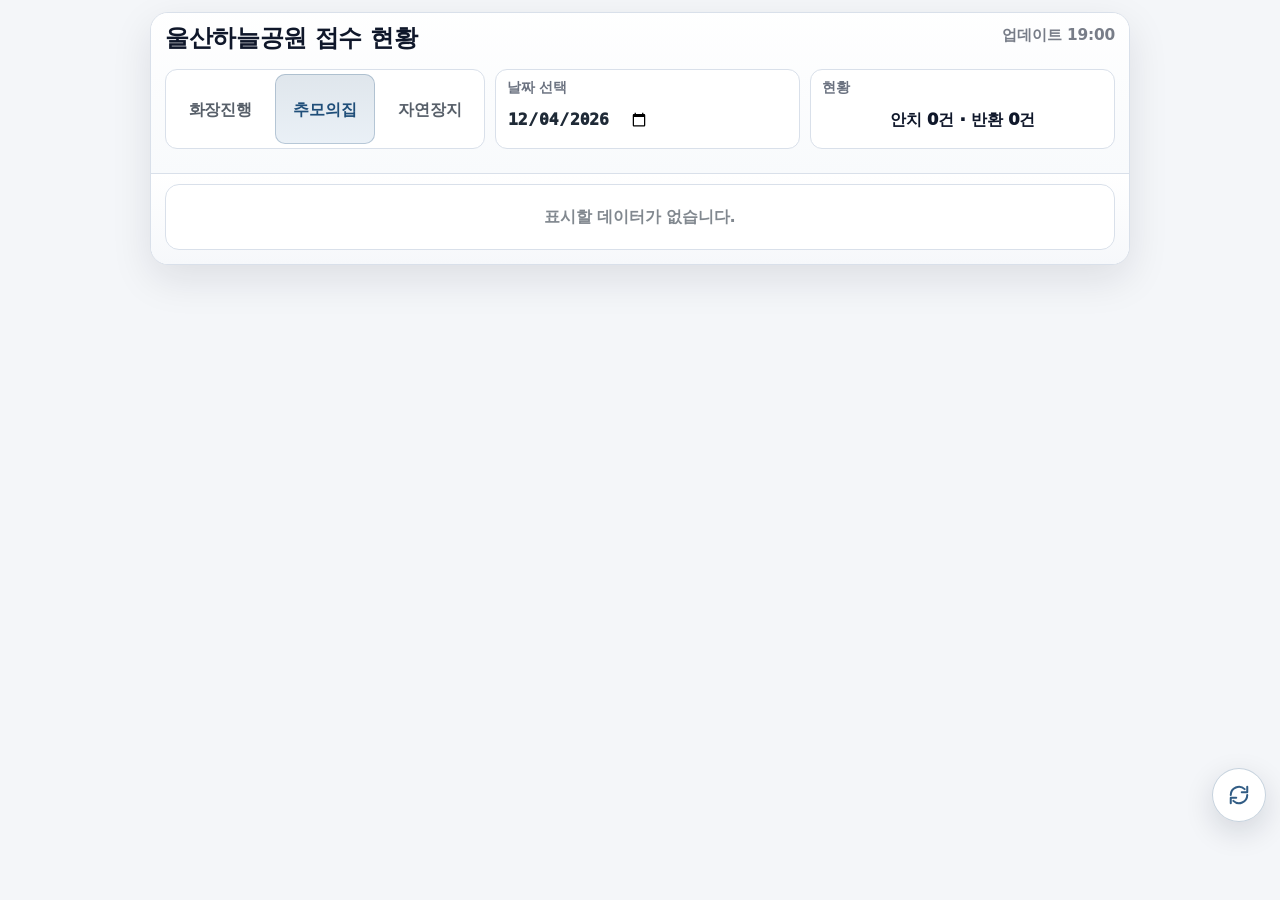
<file: status.html>
﻿<!DOCTYPE html>
<html lang="ko">
<head>
  <meta charset="UTF-8" />
  <meta name="viewport" content="width=device-width, initial-scale=1.0, viewport-fit=cover" />
  <meta http-equiv="Content-Security-Policy" content="default-src 'self'; img-src 'self' data:; style-src 'self' 'unsafe-inline'; font-src 'self' data:; script-src 'self' 'unsafe-inline' https://script.google.com https://script.googleusercontent.com; connect-src 'self' https://script.google.com https://script.googleusercontent.com; object-src 'none'; base-uri 'self'; form-action 'self'; frame-ancestors 'none'; upgrade-insecure-requests" />
  <meta name="referrer" content="strict-origin-when-cross-origin" />
  <meta http-equiv="Permissions-Policy" content="geolocation=(), microphone=(), camera=(), payment=(), usb=()" />
  <meta name="theme-color" content="#1f4e79" />
  <meta name="apple-mobile-web-app-capable" content="yes" />
  <meta name="apple-mobile-web-app-status-bar-style" content="default" />
  <meta name="apple-mobile-web-app-title" content="울산하늘공원" />
  <title>울산하늘공원 접수 현황</title>

  <link rel="icon" type="image/png" href="./images/symbol.png">
  <link rel="apple-touch-icon" href="./images/symbol.png">
  <link rel="manifest" href="./manifest.webmanifest">

  <style>
    :root{
      --bg:#f4f6f9;
      --panel:#ffffff;
      --line:#d9e0ea;
      --line2:#c9d2df;
      --text:#1f2a37;
      --muted:#6b7280;
      --primary:#1f4e79;
      --shadow: 0 8px 24px rgba(15,23,42,0.08);
      --shadow2: 0 14px 40px rgba(15,23,42,0.10);
      --radius: 14px;

      --outerPad: 12px;

      --fabSize: 54px;
      --fabGap: 10px;
      --fabRight: 14px;
      --fabBottom: 14px;

      --fs-xxs: clamp(.68rem, 2.3vw, .78rem);
      --fs-xs : clamp(.78rem, 2.6vw, .88rem);
      --fs-sm : clamp(.86rem, 2.9vw, .96rem);
      --fs-md : clamp(.92rem, 3.0vw, 1.02rem);
      --fs-lg : clamp(.98rem, 3.2vw, 1.10rem);
      --fs-xl : clamp(1.18rem, 4.2vw, 1.48rem);

      --lh-tight: 1.14;
      --lh-base : 1.22;
      --lh-loose: 1.30;

      --ls-tight: -0.015em;
      --ls-base : -0.01em;

      --scale-font: 1;
      --scale-ui  : 1;
      --scale-lh  : 1;

      --pad-xxs: 6px;
      --pad-xs : 8px;
      --pad-sm : 10px;
      --pad-md : 12px;

      --gap-xs : 6px;
      --gap-sm : 8px;
      --gap-md : 10px;

      --row-pad-y: 10px;
      --row-pad-x: 12px;

      --ptrMax: 88px;
      --ptrTrigger: 64px;
    }

    *{
      box-sizing:border-box;
      -webkit-tap-highlight-color: transparent;
    }

    html, body{
      height:100%;
    }

    html{
      font-size: calc(clamp(14px, 3.6vw, 16px) * var(--scale-font));
      text-size-adjust: 100%;
      -webkit-text-size-adjust: 100%;
    }

    html.ios-iphone{
      --scale-font: 1.18;
      --scale-ui  : 1.10;
      --scale-lh  : 1.08;
    }

    html.ios-ipad{
      --scale-font: 1.14;
      --scale-ui  : 1.08;
      --scale-lh  : 1.06;
    }

    body{
      margin:0;
      font-family: -apple-system, BlinkMacSystemFont, "Segoe UI", system-ui, sans-serif;
      background: var(--bg);
      color: var(--text);
      padding: calc(var(--outerPad) * var(--scale-ui));
      padding-bottom: calc((var(--outerPad) * var(--scale-ui)) + 18px + env(safe-area-inset-bottom));
      overflow-x: hidden;
      overflow-y: auto;
      -webkit-overflow-scrolling: touch;
      overscroll-behavior-y: contain;
      text-rendering: optimizeLegibility;
      transition: transform .16s ease;
    }

    .ptr{
      position: fixed;
      left: 50%;
      top: calc(8px + env(safe-area-inset-top));
      transform: translateX(-50%);
      z-index: 12000;
      pointer-events: none;
      opacity: 0;
      transition: opacity .16s ease, transform .16s ease;
    }

    .ptr.show{
      opacity: 1;
    }

    .ptrCard{
      display:flex;
      align-items:center;
      justify-content:center;
      width: 42px;
      height: 42px;
      border-radius: 999px;
      background: rgba(255,255,255,.94);
      border: 1px solid rgba(217,224,234,.95);
      box-shadow: 0 8px 20px rgba(15,23,42,0.10);
      overflow: hidden;
      position: relative;
    }

    .ptrProgress{
      width: 22px;
      height: 22px;
      transform: rotate(-90deg);
    }

    .ptrTrack{
      fill: none;
      stroke: #e2e8f0;
      stroke-width: 2.6;
    }

    .ptrFill{
      fill: none;
      stroke: #1f4e79;
      stroke-width: 2.8;
      stroke-linecap: round;
      stroke-dasharray: 62.83;
      stroke-dashoffset: 62.83;
      transition: stroke-dashoffset .08s linear;
    }

    .ptrSpinner{
      position:absolute;
      inset: 0;
      margin:auto;
      width: 18px;
      height: 18px;
      border-radius:50%;
      border:2.2px solid #dbe4ef;
      border-top-color:#1f4e79;
      animation:spin .8s linear infinite;
      display:none;
      background: transparent;
    }

    .ptr.refreshing .ptrProgress{
      display:none;
    }

    .ptr.refreshing .ptrSpinner{
      display:block;
    }

    .app{
      max-width: 980px;
      margin: 0 auto;
      background: var(--panel);
      border: 1px solid var(--line);
      border-radius: calc(var(--radius) + 4px);
      box-shadow: var(--shadow2);
      overflow: hidden;
      display: flex;
      flex-direction: column;
      content-visibility: auto;
      contain-intrinsic-size: 1200px;
    }

    .top{
      position: sticky;
      top: calc((var(--outerPad) * var(--scale-ui)) * -1);
      z-index: 50;
      background: linear-gradient(180deg, #ffffff, #f8fafc);
      border-bottom: 1px solid var(--line);
      margin: calc((var(--outerPad) * var(--scale-ui)) * -1);
      margin-bottom: 0;
      padding: calc(var(--outerPad) * var(--scale-ui));
    }

    .header{
      padding: calc(12px * var(--scale-ui)) calc(14px * var(--scale-ui)) calc(8px * var(--scale-ui));
      display:flex;
      align-items:flex-start;
      justify-content:space-between;
      gap: calc(10px * var(--scale-ui));
      flex-wrap: wrap;
    }

    .brand, .rightInfo, .rowR, .rowTop, .main, .field .v{
      min-width: 0;
    }

    .brand{
      display:flex;
      flex-direction:column;
      gap: calc(4px * var(--scale-ui));
      min-width: 0;
      flex: 1 1 auto;
    }

    .brand h1{
      margin:0;
      font-weight: 950;
      letter-spacing: var(--ls-tight);
      color: #0f172a;
      word-break: keep-all;
      font-size: var(--fs-xl);
      line-height: calc(1.18 * var(--scale-lh));
    }

    .rightInfo{
      display:flex;
      align-items:flex-start;
      justify-content:flex-end;
      flex: 0 0 auto;
      margin-left: auto;
      padding-top: calc(2px * var(--scale-ui));
      min-width: 0;
    }

    .refDate{
      font-weight: 900;
      font-size: var(--fs-sm);
      letter-spacing: var(--ls-base);
      color: rgba(15,23,42,0.56);
      white-space: nowrap;
      line-height: var(--lh-tight);
    }

    .toolbar{
      padding: calc(8px * var(--scale-ui)) calc(14px * var(--scale-ui)) calc(12px * var(--scale-ui));
      display:flex;
      gap: calc(10px * var(--scale-ui));
      flex-wrap: wrap;
      align-items: stretch;
    }

    .seg{
      display:flex;
      gap: 4px;
      padding: 4px;
      border: 1px solid var(--line);
      border-radius: 12px;
      background: #fff;
      min-width: 320px;
      flex: 0 0 auto;
    }

    .seg button{
      border:0;
      background: transparent;
      padding: calc(10px * var(--scale-ui)) calc(10px * var(--scale-ui));
      border-radius: 10px;
      font-weight: 950;
      color: rgba(31,42,55,.75);
      cursor: pointer;
      min-height: calc(42px * var(--scale-ui));
      flex: 1;
      white-space: nowrap;
      font-size: var(--fs-md);
      line-height: var(--lh-tight);
      letter-spacing: var(--ls-base);
    }

    .seg button.active{
      background: linear-gradient(180deg, rgba(31,78,121,.14), rgba(47,111,173,.10));
      color: var(--primary);
      box-shadow: inset 0 0 0 1px rgba(31,78,121,.25);
    }

    .seg button:disabled{
      opacity:.6;
      cursor:default;
    }

    .group{
      flex: 1 1 520px;
      min-width: 320px;
      display:grid;
      grid-template-columns: 1fr 1fr;
      gap: calc(10px * var(--scale-ui));
      align-items: stretch;
    }

    .field{
      background: #fff;
      border: 1px solid var(--line);
      border-radius: 12px;
      padding: calc(9px * var(--scale-ui)) calc(11px * var(--scale-ui));
      display:flex;
      flex-direction:column;
      gap: calc(6px * var(--scale-ui));
      min-height: calc(60px * var(--scale-ui));
      min-width: 0;
    }

    .field .k{
      color: var(--muted);
      font-weight: 900;
      font-size: var(--fs-xs);
      letter-spacing: var(--ls-base);
      white-space: nowrap;
      line-height: var(--lh-tight);
    }

    .field .v{
      display:flex;
      align-items:center;
      gap: calc(8px * var(--scale-ui));
      font-weight: 950;
      color: rgba(31,42,55,.92);
      min-width: 0;
      line-height: var(--lh-tight);
      flex: 1;
      min-height: calc(38px * var(--scale-ui));
    }

    .field input[type="date"]{
      width: 100%;
      border: 0;
      outline: none;
      box-shadow: none;
      background: transparent;
      border-radius: 0;
      padding: 0;
      font-weight: 950;
      color: var(--text);
      font-size: var(--fs-md);
      line-height: var(--lh-tight);
      letter-spacing: var(--ls-base);
      -webkit-appearance:none;
      appearance:none;
      min-height: calc(38px * var(--scale-ui));
      min-width: 0;
      display:flex;
      align-items:center;
    }

    .field input[type="date"]:disabled{
      opacity:.6;
      cursor:default;
    }

    .countCenter{
      width: 100%;
      text-align: center;
      font-weight: 950;
      color: #0f172a;
      letter-spacing: var(--ls-base);
      white-space: nowrap;
      overflow: hidden;
      text-overflow: ellipsis;
      line-height: var(--lh-tight);
      padding: 0;
      font-size: var(--fs-md);
      min-width: 0;
      min-height: calc(38px * var(--scale-ui));
      display:flex;
      align-items:center;
      justify-content:center;
    }

    .content{
      padding: calc(10px * var(--scale-ui)) calc(14px * var(--scale-ui)) calc(14px * var(--scale-ui));
      background: linear-gradient(180deg, #ffffff, #f6f8fb);
    }

    .list{
      background: #fff;
      border: 1px solid var(--line);
      border-radius: var(--radius);
      overflow: hidden;
      box-shadow: var(--shadow);
      content-visibility: auto;
      contain-intrinsic-size: 900px;
    }

    .list-head{
      padding: calc(9px * var(--scale-ui)) calc(12px * var(--scale-ui));
      display:flex;
      align-items:center;
      justify-content:flex-start;
      gap: calc(10px * var(--scale-ui));
      border-bottom: 1px solid var(--line);
      background: #f8fafc;
      flex-wrap: wrap;
    }

    .list-head .hint{
      font-weight: 950;
      color: #0f172a;
      display:flex;
      align-items:center;
      gap: calc(10px * var(--scale-ui));
      white-space: nowrap;
      font-size: var(--fs-md);
      line-height: var(--lh-tight);
      letter-spacing: var(--ls-base);
    }

    .nameLine{
      display:flex;
      align-items:center;
      gap: calc(4px * var(--scale-ui));
      min-width: 0;
      flex-wrap: nowrap;
    }

    .nameWrap{
      display: inline-flex;
      align-items: center;
      gap: calc(3px * var(--scale-ui));
      min-width: 0;
      max-width: 100%;
      flex: 0 1 auto;
      width: fit-content;
      flex-wrap: wrap;
    }

    .nameText{
      font-weight: 950;
      color: rgba(15,23,42,.92);
      font-size: var(--fs-lg);
      line-height: calc(1.18 * var(--scale-lh));
      letter-spacing: var(--ls-base);
      white-space: nowrap;
      overflow: hidden;
      text-overflow: ellipsis;
      min-width: 0;
      max-width: 100%;
      flex: 0 1 auto;
    }

    .tag{
      flex: 0 0 auto;
      display:inline-flex;
      align-items:center;
      justify-content:center;
      padding: calc(2px * var(--scale-ui)) calc(6px * var(--scale-ui));
      border-radius: 999px;
      border: 1px solid rgba(217,224,234,.95);
      background: rgba(255,255,255,.92);
      font-weight: 950;
      font-size: var(--fs-xxs);
      line-height: 1;
      letter-spacing: var(--ls-base);
      color: rgba(15,23,42,.78);
      white-space: nowrap;
      vertical-align: middle;
    }

    .tag.self{
      border-color: rgba(31,78,121,.28);
      background: linear-gradient(180deg, rgba(31,78,121,.12), rgba(47,111,173,.08));
      color: rgba(31,78,121,.95);
    }

    .tag.orphan{
      border-color: rgba(180,83,9,.28);
      background: linear-gradient(180deg, rgba(180,83,9,.14), rgba(245,158,11,.08));
      color: rgba(180,83,9,.95);
    }

    .tag.advance{
      border-color: rgba(14,116,144,.28);
      background: linear-gradient(180deg, rgba(6,182,212,.14), rgba(34,211,238,.08));
      color: rgba(14,116,144,.98);
    }

    .tag.objt{
      border-color: rgba(15,23,42,.16);
      background: linear-gradient(180deg, rgba(15,23,42,.08), rgba(15,23,42,.04));
      color: rgba(15,23,42,.88);
      margin-right: 0;
    }

    .tag.objt.body{
      border-color: rgba(185,28,28,.28);
      background: linear-gradient(180deg, rgba(220,38,38,.14), rgba(239,68,68,.08));
      color: rgba(153,27,27,.96);
    }

    .tag.objt.open{
      border-color: rgba(30,64,175,.28);
      background: linear-gradient(180deg, rgba(59,130,246,.14), rgba(96,165,250,.08));
      color: rgba(30,64,175,.96);
    }

    .tag.objt.still{
      border-color: rgba(67,56,202,.28);
      background: linear-gradient(180deg, rgba(99,102,241,.14), rgba(129,140,248,.08));
      color: rgba(67,56,202,.96);
    }

    ul{
      list-style:none;
      padding:0;
      margin:0;
    }

    .row{
      display:grid;
      grid-template-columns: 10px 1fr;
      gap: calc(var(--gap-sm) * var(--scale-ui));
      padding: calc(var(--row-pad-y) * var(--scale-ui)) calc(var(--row-pad-x) * var(--scale-ui));
      border-bottom: 1px solid var(--line);
      align-items: stretch;
      background: #fff;
    }

    .row:last-child{
      border-bottom:0;
    }

    .barL{
      width: 10px;
      border-radius: 6px;
      background: #e2e8f0;
      height: 100%;
      align-self: stretch;
    }

    .row.recv .barL{ background: rgba(31,78,121,.35); }
    .row.done .barL{ background: rgba(46,125,50,.45); }
    .row.ret .barL{ background: rgba(180,83,9,.40); }
    .row.retDone .barL{ background: rgba(126,34,206,.48); }
    .row.cremRecv .barL{ background: rgba(100,116,139,.45); }
    .row.cremProgress .barL{ background: rgba(220,38,38,.52); }
    .row.cremDone .barL{ background: rgba(22,163,74,.48); }

    .rowR{
      min-width: 0;
      display:flex;
      flex-direction:column;
      gap: calc(6px * var(--scale-ui));
    }

    .rowTop{
      display:flex;
      gap: calc(10px * var(--scale-ui));
      align-items:flex-start;
      justify-content:space-between;
      min-width: 0;
      width: 100%;
    }

    .mainBtn{
      border:0;
      background: transparent;
      text-align:left;
      padding: 0;
      margin: 0;
      cursor: pointer;
      min-width: 0;
      flex: 1 1 auto;
      width: 100%;
      max-width: 100%;
    }

    .mainBtn:active{
      background: rgba(31,78,121,.06);
    }

    .main{
      display:flex;
      flex-direction:column;
      gap: calc(5px * var(--scale-ui));
      min-width: 0;
      width: 100%;
    }

    .no{
      font-weight: 950;
      color: #0f172a;
      font-size: var(--fs-md);
      white-space: nowrap;
      line-height: var(--lh-tight);
      letter-spacing: var(--ls-base);
      overflow: hidden;
      text-overflow: ellipsis;
      min-width: 0;
    }

    .statusPill{
      display:inline-flex;
      align-items:center;
      justify-content:center;
      min-height: calc(28px * var(--scale-ui));
      padding: calc(4px * var(--scale-ui)) calc(8px * var(--scale-ui));
      border-radius: 999px;
      border: 1px solid var(--line);
      background: #fff;
      white-space: nowrap;
      font-weight: 950;
      font-size: clamp(.70rem, 2.4vw, .78rem);
      color: rgba(31,42,55,.78);
      letter-spacing: var(--ls-base);
      flex: 0 0 auto;
      margin-top: 0;
      margin-left: auto;
      cursor: pointer;
      appearance: none;
      -webkit-appearance: none;
      outline: none;
    }

    .statusPill.done{
      border-color: rgba(46,125,50,.22);
      background: linear-gradient(180deg, rgba(46,125,50,.14), rgba(46,125,50,.08));
      color: rgba(46,125,50,.95);
    }

    .statusPill.retDone{
      border-color: rgba(126,34,206,.22);
      background: linear-gradient(180deg, rgba(126,34,206,.14), rgba(126,34,206,.08));
      color: rgba(126,34,206,.95);
    }

    .statusPill.ret{
      border-color: rgba(180,83,9,.22);
      background: linear-gradient(180deg, rgba(180,83,9,.14), rgba(180,83,9,.08));
      color: rgba(180,83,9,.95);
    }

    .cremWrap{
      display:flex;
      flex-direction:column;
      gap: calc(6px * var(--scale-ui));
      min-width:0;
      width:100%;
      overflow:visible;
    }

    .cremLine{
      display:grid;
      grid-template-columns: auto auto;
      align-items:center;
      width:max-content;
      min-width:100%;
      column-gap: 12px;
      row-gap: 0;
      min-width:0;
      font-weight: 900;
      font-size: var(--fs-md);
      color: rgba(31,42,55,.78);
      line-height: calc(var(--lh-loose) * var(--scale-lh));
      letter-spacing: var(--ls-base);
      text-align:left;
    }

    .cremSubWrap{
      display:flex;
      flex-direction:column;
      gap: 6px;
      min-width:0;
      width:100%;
      padding-right: 0;
      margin-top: 6px;
    }

    .cremSubLine{
      display:block;
      width:100%;
      min-width:0;
      white-space:normal;
      overflow:visible;
      text-overflow:clip;
      color: rgba(31,42,55,.74);
      font-weight:900;
      font-size: clamp(.92rem, 2.95vw, 1.02rem);
      line-height: calc(1.28 * var(--scale-lh));
      letter-spacing: -0.01em;
      text-align:left;
      word-break: keep-all;
      overflow-wrap: anywhere;
    }

    .cremPerson{
      display:flex;
      align-items:center;
      gap:6px;
      min-width:0;
      width:100%;
    }

    .cremName{
      color:#0f172a;
      font-weight:950;
      min-width:0;
      max-width:none;
      white-space:nowrap;
      overflow:visible;
      text-overflow:clip;
      display:block;
      text-align:left;
    }

    .cremName.short{
      letter-spacing: 0.12em;
    }

    .cremName.halfPad{
      padding-right: 0.5ch;
    }

    .cremName.twoChar{
      padding-right: 0.9ch;
    }

    .cremTime{
      white-space:nowrap;
      color:rgba(31,42,55,.82);
      font-variant-numeric: tabular-nums;
      letter-spacing: 0;
      text-align:left;
      min-width:max-content;
      font-size: clamp(.98rem, 3.1vw, 1.08rem);
    }

    .cremTimeWrap{
      display:inline-flex;
      align-items:center;
      white-space:nowrap;
      gap: 1.0ch;
    }

    .cremGap{
      display:inline-block;
      width: 0;
    }

    .cremDisp{
      white-space:nowrap;
      text-align:left;
      font-weight:950;
      min-width:max-content;
      font-size: clamp(.98rem, 3.1vw, 1.08rem);
    }

    .cremDisp.house{ color:#1f4e79; }
    .cremDisp.nature{ color:#2e7d32; }
    .cremDisp.yutaek{ color:#b45309; }

    .no-data{
      text-align:center;
      padding: calc(22px * var(--scale-ui)) calc(14px * var(--scale-ui));
      color: rgba(31,42,55,0.56);
      font-weight: 900;
      background: #fff;
      border: 1px solid var(--line);
      border-radius: var(--radius);
      font-size: var(--fs-md);
      line-height: calc(var(--lh-base) * var(--scale-lh));
      letter-spacing: var(--ls-base);
    }

    .overlay{
      position: fixed;
      inset: 0;
      background: rgba(15,23,42,.45);
      display:none;
      align-items:center;
      justify-content:center;
      padding: calc(14px * var(--scale-ui));
      z-index: 9999;
    }

    .overlay.show{
      display:flex;
    }

    .sheet{
      width: min(640px, 96vw);
      background: #fff;
      border: 1px solid var(--line);
      border-radius: 16px;
      box-shadow: 0 30px 90px rgba(15,23,42,.25);
      overflow:hidden;
      transform: translateY(8px);
      opacity: 0;
      transition: transform .16s ease, opacity .16s ease;
    }

    .overlay.show .sheet{
      transform: translateY(0);
      opacity: 1;
    }

    .sheet-head{
      padding: calc(12px * var(--scale-ui)) calc(14px * var(--scale-ui));
      background: #f8fafc;
      border-bottom: 1px solid var(--line);
      display:flex;
      align-items:center;
      justify-content:space-between;
      gap: calc(12px * var(--scale-ui));
      min-height: calc(56px * var(--scale-ui));
    }

    .sheet-title{
      font-weight: 950;
      color: #0f172a;
      letter-spacing: var(--ls-tight);
      font-size: var(--fs-md);
      line-height: var(--lh-tight);
      min-width: 0;
      overflow: hidden;
      text-overflow: ellipsis;
      white-space: nowrap;
    }

    .sheet-body{
      padding: calc(12px * var(--scale-ui)) calc(14px * var(--scale-ui)) calc(14px * var(--scale-ui));
      display:grid;
      gap: calc(10px * var(--scale-ui));
      background: #fff;
      max-height: min(72vh, 780px);
      overflow-y: auto;
    }

    .kv{
      display:flex;
      gap: calc(10px * var(--scale-ui));
      align-items:flex-start;
      border: 1px solid var(--line);
      background: #fff;
      border-radius: 12px;
      padding: calc(9px * var(--scale-ui)) calc(12px * var(--scale-ui));
      min-width: 0;
    }

    .kv .k{
      flex: 0 0 calc(72px * var(--scale-ui));
      color: var(--muted);
      font-weight: 950;
      font-size: var(--fs-xs);
      padding-top: calc(2px * var(--scale-ui));
      letter-spacing: var(--ls-base);
      line-height: var(--lh-tight);
      white-space: nowrap;
    }

    .kv .v{
      flex: 1 1 auto;
      min-width: 0;
      color: rgba(31,42,55,.86);
      font-weight: 900;
      font-size: var(--fs-sm);
      line-height: calc(var(--lh-loose) * var(--scale-lh));
      letter-spacing: var(--ls-base);
      word-break: keep-all;
    }

    .kv .v strong{
      color:#0f172a;
      font-weight:950;
      margin-right:4px;
    }

    .kv .v .time-line{
      display:block;
      white-space:normal;
      word-break:keep-all;
      overflow-wrap:anywhere;
      font-size: inherit;
      line-height: calc(var(--lh-loose) * var(--scale-lh));
    }

    .kv .v .time-line + .time-line{
      margin-top:4px;
    }

    #mFields{
      display:grid;
      grid-template-columns: 1fr;
      gap: calc(10px * var(--scale-ui));
    }

    .statusBox{
      display:grid;
      gap: calc(8px * var(--scale-ui));
      width:100%;
    }

    .statusLabel{
      color: var(--muted);
      font-weight: 950;
      font-size: var(--fs-xs);
      letter-spacing: var(--ls-base);
      line-height: var(--lh-tight);
    }

    .statusSelect{
      width:100%;
      min-height: calc(42px * var(--scale-ui));
      border: 1px solid var(--line2);
      border-radius: 12px;
      padding: 0 calc(12px * var(--scale-ui));
      font-size: var(--fs-md);
      font-weight: 950;
      color: rgba(31,42,55,.92);
      background: #fff;
      outline: none;
    }

    .sheet-actions{
      padding: 0 calc(14px * var(--scale-ui)) calc(14px * var(--scale-ui));
      display:flex;
      gap: calc(10px * var(--scale-ui));
      background: #fff;
    }

    .btn{
      flex: 1;
      border: 1px solid var(--line2);
      border-radius: 12px;
      padding: calc(10px * var(--scale-ui)) calc(10px * var(--scale-ui));
      font-weight: 950;
      cursor:pointer;
      min-height: calc(42px * var(--scale-ui));
      background: #fff;
      color: rgba(31,42,55,.9);
      font-size: var(--fs-md);
      line-height: var(--lh-tight);
      letter-spacing: var(--ls-base);
    }

    .btn.primary{
      border-color: rgba(31,78,121,.30);
      background: linear-gradient(180deg, rgba(31,78,121,.14), rgba(47,111,173,.10));
      color: var(--primary);
    }

    .btn:disabled{
      opacity:.55;
      cursor:default;
    }

    .toast{
      position: fixed;
      left: 50%;
      bottom: calc(22px + env(safe-area-inset-bottom));
      transform: translateX(-50%);
      background: rgba(15,23,42,0.92);
      color: #fff;
      padding: calc(10px * var(--scale-ui)) calc(14px * var(--scale-ui));
      border-radius: 14px;
      font-size: var(--fs-sm);
      font-weight: 850;
      opacity: 0;
      transition: opacity .16s ease, transform .16s ease;
      z-index: 10000;
      max-width: 92%;
      text-align:left;
      white-space: normal;
      line-height: calc(var(--lh-base) * var(--scale-lh));
      letter-spacing: var(--ls-base);
      word-break: keep-all;
    }

    .toast.show{
      opacity: 1;
      transform: translateX(-50%) translateY(-6px);
    }

    .savingOverlay{
      position: fixed;
      inset: 0;
      background: rgba(15,23,42,.28);
      display:none;
      align-items:center;
      justify-content:center;
      z-index: 21000;
      padding: 16px;
    }

    .savingOverlay.show{
      display:flex;
    }

    .savingBox{
      min-width: 220px;
      max-width: 90vw;
      padding: 18px 20px;
      border-radius: 18px;
      border: 1px solid rgba(217,224,234,.95);
      background: rgba(255,255,255,.98);
      box-shadow: 0 18px 44px rgba(15,23,42,.14);
      text-align:center;
    }

    .savingSpinner{
      width: 34px;
      height: 34px;
      border-radius: 50%;
      border: 3px solid #e5e7eb;
      border-top-color: #1f4e79;
      animation: spin .8s linear infinite;
      margin: 0 auto 10px;
    }

    .savingTitle{
      font-weight: 950;
      color:#0f172a;
      font-size: var(--fs-md);
      line-height: var(--lh-tight);
      letter-spacing: var(--ls-base);
    }

    .savingDesc{
      display:none;
      margin-top: 4px;
      color: rgba(31,42,55,.64);
      font-weight: 900;
      font-size: var(--fs-xs);
      line-height: var(--lh-base);
      letter-spacing: var(--ls-base);
    }

    .fabs{
      position: fixed;
      right: var(--fabRight);
      bottom: calc(var(--fabBottom) + env(safe-area-inset-bottom));
      display: flex;
      flex-direction: column;
      gap: var(--fabGap);
      z-index: 10002;
      pointer-events: none;
      transform: translateZ(0);
      will-change: transform;
    }

    .fab{
      width: var(--fabSize);
      height: var(--fabSize);
      border-radius: 999px;
      border: 1px solid rgba(217,224,234,.92);
      background: rgba(255,255,255,0.98);
      box-shadow: 0 10px 30px rgba(15,23,42,0.14);
      cursor: pointer;
      display: grid;
      place-items: center;
      font-weight: 950;
      color: rgba(15,23,42,0.86);
      pointer-events: auto;
      opacity: 0;
      visibility: hidden;
      transition: opacity .18s ease, visibility .18s ease;
      user-select: none;
      -webkit-user-select: none;
    }

    .fab.show{
      opacity: 1;
      visibility: visible;
    }

    .fab:active{
      transform: scale(0.98);
    }

    .fab svg{
      width: 22px;
      height: 22px;
      stroke: rgba(15,23,42,0.84);
    }

    .fab.refresh{
      border-color: rgba(31,78,121,.25);
      opacity: 1;
      visibility: visible;
    }

    .fab.refresh svg{
      stroke: rgba(31,78,121,0.92);
    }

    .inf{
      margin-top: calc(10px * var(--scale-ui));
      display: grid;
      gap: calc(10px * var(--scale-ui));
    }

    .infCard{
      text-align:center;
      padding: calc(12px * var(--scale-ui)) calc(14px * var(--scale-ui));
      color: rgba(31,42,55,0.62);
      font-weight: 900;
      background: #fff;
      border: 1px solid var(--line);
      border-radius: var(--radius);
      box-shadow: var(--shadow);
      font-size: var(--fs-md);
      line-height: calc(var(--lh-base) * var(--scale-lh));
      letter-spacing: var(--ls-base);
    }

    .infCard strong{
      color: rgba(15,23,42,0.86);
    }

    #sentinel{
      height: 1px;
    }

    .loadingOverlay{
      position:fixed;
      inset:0;
      background:rgba(255,255,255,0.75);
      backdrop-filter: blur(2px);
      display:flex;
      align-items:center;
      justify-content:center;
      z-index:20000;
      visibility:hidden;
      opacity:0;
      transition: opacity .16s ease;
    }

    .loadingOverlay.show{
      visibility:visible;
      opacity:1;
    }

    .loadingBox{
      text-align:center;
      padding: 18px 20px;
      border-radius: 18px;
      border: 1px solid rgba(217,224,234,.95);
      background: rgba(255,255,255,.96);
      box-shadow: 0 16px 40px rgba(15,23,42,.12);
      min-width: 220px;
    }

    .spinner{
      width:36px;
      height:36px;
      border-radius:50%;
      border:3px solid #e5e7eb;
      border-top-color:#1f4e79;
      animation:spin 0.8s linear infinite;
      margin:auto;
    }

    .loadingText{
      margin-top:10px;
      font-weight:900;
      color:#0f172a;
      font-size: var(--fs-sm);
      line-height: var(--lh-tight);
      letter-spacing: var(--ls-base);
    }

    .installBanner{
      position: fixed;
      left: 50%;
      bottom: calc(84px + env(safe-area-inset-bottom));
      transform: translateX(-50%);
      width: min(94vw, 420px);
      padding: 14px;
      border-radius: 18px;
      border: 1px solid rgba(217,224,234,.94);
      background: rgba(255,255,255,.98);
      box-shadow: 0 18px 44px rgba(15,23,42,.16);
      z-index: 10003;
      display: none;
      gap: 10px;
    }

    .installBanner.show{
      display: grid;
    }

    .installTitle{
      font-weight: 950;
      color:#0f172a;
      font-size: var(--fs-md);
      line-height: var(--lh-tight);
      letter-spacing: var(--ls-base);
    }

    .installText{
      color: rgba(31,42,55,.72);
      font-weight: 850;
      font-size: var(--fs-sm);
      line-height: calc(var(--lh-base) * var(--scale-lh));
      letter-spacing: var(--ls-base);
    }

    .installActions{
      display:flex;
      gap: 10px;
    }

    .installActions .btn{
      min-height: 40px;
      padding: 8px 12px;
    }

    .installActions .btn.secondary{
      flex: 0 0 auto;
    }

    @keyframes spin{
      to { transform: rotate(360deg); }
    }

    @media (max-width: 640px){
      .cremLine{
        grid-template-columns: auto auto;
        column-gap: 10px;
      }

      .cremTime{
        font-size: clamp(.92rem, 2.9vw, 1.02rem);
      }

      .cremSubLine{
        font-size: clamp(.88rem, 2.8vw, .98rem);
      }
    }

    @media (max-width: 560px){
      .seg{
        flex: 1 1 100%;
        min-width: 0;
      }

      .group{
        min-width: 0;
        grid-template-columns: 1fr 1fr;
      }

      .sheet{
        width: min(96vw, 640px);
      }

      .kv .k{
        flex: 0 0 calc(64px * var(--scale-ui));
      }

      .cremSubLine{
        font-size: clamp(.84rem, 2.7vw, .94rem);
        letter-spacing: -0.015em;
      }
    }

    @media (prefers-reduced-motion: reduce){
      .fab,
      .sheet,
      .loadingOverlay,
      body,
      .ptr{
        transition: none !important;
      }

      .spinner,
      .ptrSpinner,
      .savingSpinner{
        animation: none !important;
      }
    }
  </style>
</head>

<body>
  <div id="pullToRefresh" class="ptr" aria-hidden="true">
    <div class="ptrCard">
      <svg class="ptrProgress" viewBox="0 0 24 24" aria-hidden="true">
        <circle class="ptrTrack" cx="12" cy="12" r="10"></circle>
        <circle class="ptrFill" id="ptrFillCircle" cx="12" cy="12" r="10"></circle>
      </svg>
      <div class="ptrSpinner" aria-hidden="true"></div>
    </div>
  </div>

  <div class="app" id="app">
    <div class="top" id="topBar">
      <div class="header">
        <div class="brand">
          <h1>울산하늘공원 접수 현황</h1>
        </div>
        <div class="rightInfo" aria-label="마지막 새로고침 시각">
          <div class="refDate" id="refDateText">업데이트 --:--</div>
        </div>
      </div>

      <div class="toolbar">
        <div class="seg" role="tablist" aria-label="시설 선택">
          <button id="tabCrem" type="button">화장진행</button>
          <button id="tabHouse" class="active" type="button">추모의집</button>
          <button id="tabNature" type="button">자연장지</button>
        </div>

        <div class="group">
          <div class="field" id="datePill">
            <div class="k">날짜 선택</div>
            <div class="v">
              <input type="date" id="datePicker" />
            </div>
          </div>

          <div class="field" id="countPill">
            <div class="k" id="countTitle">현황</div>
            <div class="v" style="width:100%;">
              <div class="countCenter" id="countText">-</div>
            </div>
          </div>
        </div>
      </div>
    </div>

    <div class="content" id="contentArea">
      <div id="listArea"></div>
      <div id="infiniteArea"></div>
    </div>
  </div>

  <div class="overlay" id="overlay" aria-hidden="true">
    <div class="sheet" role="dialog" aria-modal="true">
      <div class="sheet-head">
        <div class="sheet-title" id="mTitleLine">-</div>
      </div>
      <div class="sheet-body">
        <div id="mFields"></div>
        <div class="kv" id="statusEditorBox" style="display:none;">
          <div class="k">상태변경</div>
          <div class="v">
            <div class="statusBox">
              <div class="statusLabel" id="modalCurrentStatusText">현재 상태 -</div>
              <select id="modalStatusSelect" class="statusSelect"></select>
            </div>
          </div>
        </div>
      </div>
      <div class="sheet-actions">
        <button class="btn" type="button" id="sheetCancelBtn">닫기</button>
        <button class="btn primary" type="button" id="sheetSaveBtn">저장</button>
      </div>
    </div>
  </div>

  <div class="toast" id="toast">-</div>

  <div id="savingOverlay" class="savingOverlay" aria-hidden="true">
    <div class="savingBox">
      <div class="savingSpinner" aria-hidden="true"></div>
      <div class="savingTitle" id="savingTitle">저장중</div>
      <div class="savingDesc" id="savingDesc">상태를 저장하고 있습니다...</div>
    </div>
  </div>

  <div class="fabs" aria-hidden="false">
    <button id="fabRefresh" class="fab refresh show" type="button" aria-label="새로고침">
      <svg viewBox="0 0 24 24" fill="none" stroke-width="2.2" stroke-linecap="round" stroke-linejoin="round" aria-hidden="true">
        <path d="M21 12a9 9 0 0 1-15.2 6.4"></path>
        <path d="M3 12a9 9 0 0 1 15.2-6.4"></path>
        <path d="M21 3v6h-6"></path>
        <path d="M3 21v-6h6"></path>
      </svg>
    </button>

    <button id="fabTop" class="fab" type="button" aria-label="맨 위로">
      <svg viewBox="0 0 24 24" fill="none" stroke-width="2.2" stroke-linecap="round" stroke-linejoin="round" aria-hidden="true">
        <path d="M12 19V6"></path>
        <path d="M7 11l5-5 5 5"></path>
      </svg>
    </button>
  </div>

  <div id="loadingOverlay" class="loadingOverlay" aria-hidden="true">
    <div class="loadingBox">
      <div class="spinner" aria-hidden="true"></div>
      <div id="loadingText" class="loadingText">데이터 불러오는 중...</div>
    </div>
  </div>

  <div id="installBanner" class="installBanner" aria-live="polite" aria-hidden="true">
    <div class="installTitle" id="installTitle">앱처럼 설치해서 사용하세요</div>
    <div class="installText" id="installText">홈 화면에 추가하면 모바일에서 앱처럼 빠르게 실행할 수 있습니다.</div>
    <div class="installActions">
      <button class="btn primary" type="button" id="installActionBtn">앱 설치</button>
      <button class="btn secondary" type="button" id="installCloseBtn">닫기</button>
    </div>
  </div>

  <script>
    const APP_CONFIG = {
      deploymentId: 'AKfycbwCesxavOcWU4UpIvcYlhReMAvJxWeUZgraMoXymVv4DCrh7gxNXYHXNwlOYll6sKwi',
      statusSheetId: '15MLNKcKp0KogwFAjWxY1KHrjh3yOn4uI3psa5MQR_UE',
      placeholderWebAppUrl: '여기에_앱스크립트_웹앱_URL_입력',
      statusApiUrl: 'https://script.google.com/macros/s/AKfycbwCesxavOcWU4UpIvcYlhReMAvJxWeUZgraMoXymVv4DCrh7gxNXYHXNwlOYll6sKwi/exec',
      enableStatusEditing: true,
      sharedStatusCacheMs: 180000,
      pageSizeSmall: 28,
      pageSizeMedium: 32,
      pageSizeLarge: 40
    };

    const STORAGE_KEYS = {
      source: 'uic_source_selected',
      cremDoneSeen: 'uic_crem_done_seen',
      sharedStatusCache: 'uic_shared_status_cache',
      installPromptDismissed: 'uic_status_pwa_prompt_dismissed'
    };

    const UI_TEXT = {
      loading: '데이터 불러오는 중...',
      loadingInitial: '초기 데이터 불러오는 중...',
      loadingRefresh: '새로고침 중...',
      loadingCrem: '화장진행 데이터 불러오는 중...',
      loadingHouse: '추모의집 데이터 불러오는 중...',
      loadingNature: '자연장지 데이터 불러오는 중...',
      refreshComplete: '새로고침 완료',
      noData: '표시할 데이터가 없습니다.',
      noChanges: '변경된 상태가 없습니다.',
      sharedStatusLoadError: '공유 상태 정보를 불러오지 못했습니다.',
      sharedStatusSaveError: '공유 상태 저장에 실패했습니다.',
      sharedApiNotConfigured: '공유 저장 API 주소가 설정되지 않았습니다.',
      sharedApiInvalid: '공유 저장 API 주소 형식이 올바르지 않습니다.',
      dataFileNotFound: '데이터 파일을 찾을 수 없습니다.',
      saving: '저장중',
      savingDesc: '상태를 저장하고 있습니다...'
    };

    const STATUS_TEXT = {
      recvPendingHouse: '안치대기',
      recvDoneHouse: '안치완료',
      recvPendingNature: '안장대기',
      recvDoneNature: '안장완료',
      retPending: '반환대기',
      retDone: '반환완료',
      legacyRecvHouse: '접수',
      legacyRet: '반출'
    };

    const FACILITY = {
      crem: {
        key: 'crem',
        label: '화장진행',
        url: './data/crem.json',
        dateKey: 'cremDate'
      },
      house: {
        key: 'house',
        label: '추모의집',
        url: './data/deceased_data.json',
        dateKey: 'strDate'
      },
      nature: {
        key: 'nature',
        label: '자연장지',
        url: './data/nature_data.json',
        dateKey: 'natDate'
      }
    };

    const DATA_URLS = {
      crem: './data/crem.json',
      funeral: './data/funeral.json'
    };

    const TAG_LABEL = {
      self: '자체',
      orphan: '무연고',
      advance: '사전'
    };

    const CREM_OBJT_LABEL = {
      A001: '시신',
      B001: '개장',
      A002: '사산'
    };

    const CREM_DISPOSAL_LABEL = {
      '추모의집': '추모의집',
      '봉안': '추모의집',
      '시설내자연장': '자연장지',
      '자연': '자연장지',
      '자연장지': '자연장지',
      '유택동산': '유택동산',
      '유택': '유택동산'
    };

    const $ = (selector) => document.querySelector(selector);

    const esc = (v) => String(v ?? '')
      .replaceAll('&', '&amp;')
      .replaceAll('<', '&lt;')
      .replaceAll('>', '&gt;')
      .replaceAll('"', '&quot;')
      .replaceAll("'", '&#039;');

    const toTrimmedString = (v) => String(v ?? '').trim();
    const safeKey = (v) => toTrimmedString(v);

    function isConfiguredStatusApi(){
      const url = String(APP_CONFIG.statusApiUrl || '').trim();
      const placeholder = String(APP_CONFIG.placeholderWebAppUrl || '').trim();

      if (!url) return false;
      if (url === placeholder) return false;
      if (!/^https:\/\/script\.google\.com\/macros\/s\/.+\/exec(\?.*)?$/.test(url)) return false;

      return true;
    }

    function getTodayIso(){
      const d = new Date();
      const y = d.getFullYear();
      const m = String(d.getMonth() + 1).padStart(2, '0');
      const day = String(d.getDate()).padStart(2, '0');
      return `${y}-${m}-${day}`;
    }

    function fmtHHMM(date){
      const hh = String(date.getHours()).padStart(2, '0');
      const mm = String(date.getMinutes()).padStart(2, '0');
      return `${hh}:${mm}`;
    }

    const pad2 = (n) => String(n ?? '').trim().padStart(2, '0').slice(-2) || '00';
    const fmtTime = (v) => String(v ?? '').trim();
    const normNameKey = (s) => String(s ?? '').replace(/\s+/g, '').trim();

    function normISO(v){
      if (v == null) return '';
      const s = String(v).trim();
      if (!s) return '';

      let m = s.match(/^(\d{4})-(\d{1,2})-(\d{1,2})/);
      if (m) return `${m[1]}-${String(m[2]).padStart(2, '0')}-${String(m[3]).padStart(2, '0')}`;

      m = s.match(/^(\d{4})[./](\d{1,2})[./](\d{1,2})/);
      if (m) return `${m[1]}-${String(m[2]).padStart(2, '0')}-${String(m[3]).padStart(2, '0')}`;

      m = s.match(/^(\d{4})(\d{2})(\d{2})$/);
      if (m) return `${m[1]}-${m[2]}-${m[3]}`;

      const d = new Date(s);
      if (!Number.isNaN(d.getTime())){
        const y = d.getFullYear();
        const mo = String(d.getMonth() + 1).padStart(2, '0');
        const da = String(d.getDate()).padStart(2, '0');
        return `${y}-${mo}-${da}`;
      }

      return '';
    }

    function pickRetDate(o){
      return o?.retDate ?? o?.retdate ?? o?.RETDATE ?? o?.RetDate ?? '';
    }

    function normalizeCoupleName(s){
      const raw = String(s ?? '').trim();
      if (!raw) return '-';
      return raw.replace(/\s*,\s*/g, ' / ');
    }

    function formatEnsNo(val){
      if (val == null) return '-';

      const raw = String(val).trim();
      if (!raw) return '-';

      if (raw.includes('-')){
        const parts = raw.split('-').map(x => x.trim()).filter(Boolean);
        const roomPart = parts.find(p => /\d+\s*실/.test(p));
        const numPart  = parts.find(p => /^\d{1,6}$/.test(p) || /^\d{5}$/.test(p));

        if (roomPart && numPart){
          const room = roomPart.replace(/\D/g, '').padStart(2, '0').slice(-2);
          const num  = numPart.replace(/\D/g, '').padStart(5, '0').slice(-5);
          return `${room}실 ${num}`;
        }

        if (roomPart){
          const tail = parts.slice().reverse().find(p => p.replace(/\D/g, '').length >= 5);
          if (tail){
            const room = roomPart.replace(/\D/g, '').padStart(2, '0').slice(-2);
            const num  = tail.replace(/\D/g, '').slice(-5).padStart(5, '0');
            return `${room}실 ${num}`;
          }
        }
      }

      const m1 = raw.match(/(\d{1,2})\s*실\s*(\d{1,5})/);
      if (m1){
        return `${String(m1[1]).padStart(2, '0')}실 ${String(m1[2]).padStart(5, '0')}`;
      }

      let digits = raw.replace(/\D/g, '');
      if (!digits) return raw;
      if (digits.length === 6) digits = digits.padStart(7, '0');
      if (digits.length === 5) return `00실 ${digits}`;
      if (digits.length >= 7) return `${digits.slice(0, 2)}실 ${digits.slice(-5)}`;

      return raw;
    }

    function cremDateOf(r){
      return normISO(r?.cremDate) || normISO(r?.burnDate) || '';
    }

    function cremChasuOf(r){
      return pad2(r?.burnChasu ?? r?.hwaBrazier?.burnChasu);
    }

    function cremStartOf(r){
      return fmtTime(r?.hwaBrazier?.burnStrTime ?? r?.burnStrTime);
    }

    function cremEndOf(r){
      return fmtTime(r?.hwaBrazier?.burnEndTime ?? r?.burnEndTime);
    }

    function cremRawStatusOf(r){
      return toTrimmedString(
        r?.hwaBrazier?.burnStatusCode?.name ??
        r?.burnStatusCode?.name ??
        r?.hwaBrazier?.burnStatus ??
        r?.burnStatus
      ) || '';
    }

    function normalizeCremStage(r){
      const raw = cremRawStatusOf(r);
      const st = cremStartOf(r);
      const en = cremEndOf(r);

      if (!st){
        if (raw.includes('운구')) return '운구중';
        return '접수';
      }

      if (st && !en) return '화장시작';
      if (raw.includes('유골인도')) return '유골인도';
      return '화장종료';
    }

    function cremObjtOf(r){
      const code = toTrimmedString(r?.objtCode ?? r?.objt);
      return CREM_OBJT_LABEL[code] || toTrimmedString(r?.objtName) || '-';
    }

    function cremDisposalOf(r){
      const raw = toTrimmedString(
        r?.scatterPlaceCode?.name ??
        r?.scatterPlaceName ??
        r?.scatterPlace
      ) || '-';

      return CREM_DISPOSAL_LABEL[raw] || raw;
    }

    function cremDisposalClass(disposal){
      if (disposal === '추모의집') return 'house';
      if (disposal === '자연장지') return 'nature';
      if (disposal === '유택동산') return 'yutaek';
      return '';
    }

    function cremDeadNameOf(r){
      return toTrimmedString(
        r?.thedead?.deadName ??
        r?.deadName
      ) || '-';
    }

    function formatCremNameDisplay(name){
      const raw = toTrimmedString(name) || '-';
      const chars = Array.from(raw);
      const len = chars.length;
      const hasSpecial = (raw !== '-') && /[^0-9A-Za-z가-힣]/.test(raw);

      if (len > 4){
        return {
          text: chars.slice(0, 4).join(''),
          short: false,
          halfPad: true,
          twoChar: false
        };
      }

      if (len <= 3 && raw !== '-'){
        const pad = '\u00A0'.repeat(Math.max(0, 4 - len));
        return {
          text: `${raw}${pad}`,
          short: true,
          halfPad: (len === 2) || hasSpecial,
          twoChar: (len === 2)
        };
      }

      return { text: raw, short: false, halfPad: hasSpecial, twoChar: false };
    }

    function cremTimeRangeOf(r){
      const st = cremStartOf(r);
      const en = cremEndOf(r);

      if (!st) return '화장접수';
      if (st && en) return `${st} ~ ${en}`;
      return `${st} ~ 진행중`;
    }

    function cremObjtBadgeClass(label){
      if (label === '시신') return 'body';
      if (label === '개장') return 'open';
      if (label === '사산') return 'still';
      return '';
    }

    function cremObjtBadgeHTML(label){
      const tone = cremObjtBadgeClass(label);
      return `<span class="tag objt ${tone}">${esc(label)}</span>`;
    }

    function cremStartSortValue(rec){
      const time = cremStartOf(rec);
      if (!/^\d{2}:\d{2}$/.test(time)) return Number.POSITIVE_INFINITY;

      const parts = time.split(':');
      const hh = parseInt(parts[0], 10);
      const mm = parseInt(parts[1], 10);
      if (Number.isNaN(hh) || Number.isNaN(mm)) return Number.POSITIVE_INFINITY;
      return (hh * 60) + mm;
    }

    function cremGroupStartSortValue(group){
      const values = (group?.records || [])
        .map(cremStartSortValue)
        .filter(v => Number.isFinite(v));

      return values.length ? Math.min(...values) : Number.POSITIVE_INFINITY;
    }

    function cremDoneKey(deadId, deadName){
      const did = String(deadId ?? '').trim();
      if (did) return `ID:${did}`;
      const nk = normNameKey(deadName);
      if (nk) return `NAME:${nk}`;
      return '';
    }

    function isCremDoneRecord(rec){
      if (!rec) return false;
      const st = cremStartOf(rec);
      const en = cremEndOf(rec);
      return Boolean(st && en);
    }

    function primeCremDoneSeenFromMap(cremMap){
      if (!cremMap) return;

      let changed = false;
      for (const [deadId, rec] of cremMap.entries()){
        if (!isCremDoneRecord(rec)) continue;
        const key = cremDoneKey(deadId, cremDeadNameOf(rec));
        if (!key || state.cremDoneSeen.has(key)) continue;
        state.cremDoneSeen.add(key);
        changed = true;
      }

      if (changed) saveCremDoneSeen();
    }

    function collectNewCremDoneAlerts(items, cremMap){
      if (!Array.isArray(items) || !cremMap) return [];

      const alerts = [];
      let changed = false;

      for (const item of items){
        const entries = deceasedEntries(item);
        for (const entry of entries){
          const did = String(entry?.deadId ?? '').trim();
          const rec = did ? cremMap.get(did) : null;
          if (!isCremDoneRecord(rec)) continue;

          const name = entry?.deadName || cremDeadNameOf(rec) || '-';
          const key = cremDoneKey(did, name);
          if (!key || state.cremDoneSeen.has(key)) continue;

          state.cremDoneSeen.add(key);
          changed = true;

          alerts.push({
            no: getDisplayId(item),
            name: name,
            timeRange: cremTimeRangeOf(rec)
          });
        }
      }

      if (changed) saveCremDoneSeen();
      return alerts;
    }

    function showCremDoneAlert(items){
      if (!Array.isArray(items) || !items.length) return;

      const srcLabel = FACILITY[state.currentSource]?.label || 'list';
      const lines = items.slice(0, 10).map(x => `- ${x.name} (${x.timeRange})`);
      const more = items.length > 10 ? `\n\uC678 ${items.length - 10}\uAC74` : '';
      const message = `[${srcLabel}] \uD654\uC7A5\uC885\uB8CC \uC54C\uB9BC\n${lines.join('\n')}${more}`;

      alert(message);
      toast(`\uD654\uC7A5\uC885\uB8CC ${items.length}\uAC74`, 2200);
    }

    function cremGroupState(group){
      const stages = (group.records || []).map(normalizeCremStage);
      if (!stages.length) return 'cremRecv';

      const allDone = stages.every(s => s === '화장종료' || s === '유골인도');
      if (allDone) return 'cremDone';

      const allRecv = stages.every(s => s === '접수' || s === '운구중');
      if (allRecv) return 'cremRecv';

      return 'cremProgress';
    }

    function groupCremRows(rows){
      const map = new Map();
      const order = [];

      for (const r of (Array.isArray(rows) ? rows : [])){
        const chasu = cremChasuOf(r) || '00';
        if (!map.has(chasu)){
          map.set(chasu, {
            burnChasu: chasu,
            chasuLabel: `${chasu}회차`,
            records: []
          });
          order.push(chasu);
        }
        map.get(chasu).records.push({
          row: r,
          order: map.get(chasu).records.length
        });
      }

      return order
        .map(k => {
          const group = map.get(k);
          group.records.sort((a, b) => {
            const timeDiff = cremStartSortValue(a.row) - cremStartSortValue(b.row);
            if (timeDiff !== 0) return timeDiff;
            return a.order - b.order;
          });
          group.records = group.records.map(entry => entry.row);
          return group;
        })
        .sort((a, b) => parseInt(a.burnChasu, 10) - parseInt(b.burnChasu, 10));
    }

    const dom = {
      datePicker: $('#datePicker'),
      listArea: $('#listArea'),
      infiniteArea: $('#infiniteArea'),

      tabCrem: $('#tabCrem'),
      tabHouse: $('#tabHouse'),
      tabNature: $('#tabNature'),

      countText: $('#countText'),

      overlay: $('#overlay'),
      mTitleLine: $('#mTitleLine'),
      mFields: $('#mFields'),
      sheetCancelBtn: $('#sheetCancelBtn'),
      sheetSaveBtn: $('#sheetSaveBtn'),
      statusEditorBox: $('#statusEditorBox'),
      modalStatusSelect: $('#modalStatusSelect'),
      modalCurrentStatusText: $('#modalCurrentStatusText'),

      refDateText: $('#refDateText'),

      fabRefresh: $('#fabRefresh'),
      fabTop: $('#fabTop'),

      loadingOverlay: $('#loadingOverlay'),
      loadingText: $('#loadingText'),

      savingOverlay: $('#savingOverlay'),
      savingTitle: $('#savingTitle'),
      savingDesc: $('#savingDesc'),

      ptr: $('#pullToRefresh'),
      ptrFillCircle: $('#ptrFillCircle'),

      installBanner: $('#installBanner'),
      installTitle: $('#installTitle'),
      installText: $('#installText'),
      installActionBtn: $('#installActionBtn'),
      installCloseBtn: $('#installCloseBtn')
    };

    (function applyIosClass(){
      const ua = navigator.userAgent || '';
      const isIOS =
        /iPhone|iPad|iPod/i.test(ua) ||
        (navigator.platform === 'MacIntel' && navigator.maxTouchPoints > 1);

      if (!isIOS) return;

      const isIPad =
        /iPad/i.test(ua) ||
        (navigator.platform === 'MacIntel' && navigator.maxTouchPoints > 1) ||
        (Math.max(screen.width, screen.height) >= 768);

      document.documentElement.classList.add(isIPad ? 'ios-ipad' : 'ios-iphone');
    })();

    const state = {
      today: getTodayIso(),
      currentSource: FACILITY.house.key,
      currentSelectedDate: getTodayIso(),
      currentDisplayData: [],
      currentLoadingToken: 0,
      isRefreshing: false,
      initialPaintDone: false,

      sharedStatusMap: new Map(),
      sharedStatusFetchedAt: 0,
      sharedStatusLoadingPromise: null,
      deferredInstallPrompt: null,
      pwaInstallMode: '',

      dataCache: {
        house: null,
        nature: null
      },
      cremRawCache: null,
      cremMapCache: null,
      funeralMapCache: null,
      cremDoneSeen: new Set(),
      cremDoneAlertReady: false,

      pageSize: 40,
      renderedCount: 0,
      observer: null,
      lastCremMapForRender: null,
      lastFuneralMapForRender: null,

      modal: {
        index: -1,
        src: '',
        id: '',
        mode: '',
        currentStatus: '',
        headerNo: '',
        displayName: '',
        kind: 'default'
      },

      ptr: {
        active: false,
        startY: 0,
        distance: 0,
        refreshing: false
      }
    };

    function loadCremDoneSeen(){
      try{
        const raw = localStorage.getItem(STORAGE_KEYS.cremDoneSeen);
        if (!raw){
          state.cremDoneSeen = new Set();
          return;
        }

        const parsed = JSON.parse(raw);
        if (parsed?.date !== state.today){
          state.cremDoneSeen = new Set();
          return;
        }

        const keys = Array.isArray(parsed?.keys) ? parsed.keys : [];
        state.cremDoneSeen = new Set(keys.map(v => String(v ?? '').trim()).filter(Boolean));
      } catch {
        state.cremDoneSeen = new Set();
      }
    }

    function saveCremDoneSeen(){
      try{
        const payload = {
          date: state.today,
          keys: Array.from(state.cremDoneSeen)
        };
        localStorage.setItem(STORAGE_KEYS.cremDoneSeen, JSON.stringify(payload));
      } catch {}
    }

    function cloneSharedStatusMap(map){
      return new Map(map instanceof Map ? map : []);
    }

    function serializeSharedStatusMap(map){
      return Array.from(map.entries()).map(([key, value]) => [String(key), String(value)]);
    }

    function loadSharedStatusCache(){
      try{
        const raw = localStorage.getItem(STORAGE_KEYS.sharedStatusCache);
        if (!raw) return;

        const parsed = JSON.parse(raw);
        const items = Array.isArray(parsed?.items) ? parsed.items : [];
        const nextMap = new Map();

        for (const row of items){
          if (!Array.isArray(row) || row.length < 2) continue;
          nextMap.set(String(row[0] ?? ''), String(row[1] ?? ''));
        }

        state.sharedStatusMap = nextMap;
        state.sharedStatusFetchedAt = Number(parsed?.fetchedAt || 0) || 0;
      } catch {
        state.sharedStatusMap = new Map();
        state.sharedStatusFetchedAt = 0;
      }
    }

    function saveSharedStatusCache(){
      try{
        const payload = {
          fetchedAt: state.sharedStatusFetchedAt || Date.now(),
          items: serializeSharedStatusMap(state.sharedStatusMap)
        };
        localStorage.setItem(STORAGE_KEYS.sharedStatusCache, JSON.stringify(payload));
      } catch {}
    }

    function isStandalonePwa(){
      return window.matchMedia('(display-mode: standalone)').matches || window.navigator.standalone === true;
    }

    function isIosDevice(){
      const ua = navigator.userAgent || '';
      return /iPhone|iPad|iPod/i.test(ua) || (navigator.platform === 'MacIntel' && navigator.maxTouchPoints > 1);
    }

    function isMobileViewport(){
      return Math.min(window.innerWidth || 0, screen.width || 0) <= 900;
    }

    function hideInstallBanner(persist = false){
      dom.installBanner.classList.remove('show');
      dom.installBanner.setAttribute('aria-hidden', 'true');
      if (persist){
        try{
          localStorage.setItem(STORAGE_KEYS.installPromptDismissed, String(Date.now()));
        } catch {}
      }
    }

    function showInstallBanner({ title, text, actionLabel, mode }){
      if (!isMobileViewport() || isStandalonePwa()) return;

      dom.installTitle.textContent = title;
      dom.installText.textContent = text;
      dom.installActionBtn.textContent = actionLabel;
      dom.installActionBtn.dataset.mode = mode;
      dom.installBanner.classList.add('show');
      dom.installBanner.setAttribute('aria-hidden', 'false');
      state.pwaInstallMode = mode;
    }

    function maybeShowInstallBanner(){
      if (isStandalonePwa() || !isMobileViewport()) return;

      let dismissedAt = 0;
      try{
        dismissedAt = Number(localStorage.getItem(STORAGE_KEYS.installPromptDismissed) || 0) || 0;
      } catch {}

      if (dismissedAt && (Date.now() - dismissedAt) < (1000 * 60 * 60 * 24 * 3)) return;

      if (state.deferredInstallPrompt){
        showInstallBanner({
          title: '앱처럼 설치해서 사용하세요',
          text: '홈 화면에 설치하면 모바일에서 더 빠르게 열 수 있습니다.',
          actionLabel: '앱 설치',
          mode: 'install'
        });
        return;
      }

      if (isIosDevice()){
        showInstallBanner({
          title: '홈 화면에 추가',
          text: 'Safari 공유 버튼을 누른 뒤 "홈 화면에 추가"를 선택하면 앱처럼 사용할 수 있습니다.',
          actionLabel: '설치 안내',
          mode: 'ios-help'
        });
      }
    }

    async function handleInstallAction(){
      const mode = dom.installActionBtn.dataset.mode || state.pwaInstallMode;

      if (mode === 'install' && state.deferredInstallPrompt){
        const promptEvent = state.deferredInstallPrompt;
        state.deferredInstallPrompt = null;
        promptEvent.prompt();
        try{
          const choice = await promptEvent.userChoice;
          if (choice?.outcome === 'accepted'){
            hideInstallBanner(true);
            toast('앱 설치가 시작되었습니다.', 1800);
          } else {
            maybeShowInstallBanner();
          }
        } catch {
          maybeShowInstallBanner();
        }
        return;
      }

      toast('Safari 공유 버튼에서 홈 화면에 추가를 선택해 주세요.', 2400);
    }

    function bindPwaInstall(){
      window.addEventListener('beforeinstallprompt', (event) => {
        event.preventDefault();
        state.deferredInstallPrompt = event;
        maybeShowInstallBanner();
      });

      window.addEventListener('appinstalled', () => {
        state.deferredInstallPrompt = null;
        hideInstallBanner(true);
        toast('앱이 설치되었습니다.', 1800);
      });

      dom.installActionBtn.addEventListener('click', handleInstallAction);
      dom.installCloseBtn.addEventListener('click', () => hideInstallBanner(true));

      document.addEventListener('visibilitychange', () => {
        if (!document.hidden){
          maybeShowInstallBanner();
        }
      });
    }

    async function registerServiceWorker(){
      if (!('serviceWorker' in navigator)) return;
      if (!window.isSecureContext) return;

      try{
        await navigator.serviceWorker.register('./service-worker.js');
      } catch {}
    }

    function sharedStatusMapsEqual(a, b){
      if (a.size !== b.size) return false;
      for (const [key, value] of a.entries()){
        if (b.get(key) !== value) return false;
      }
      return true;
    }

    function updateHeaderMeta(){
      dom.refDateText.textContent = `업데이트 ${fmtHHMM(new Date())}`;
    }

    function setHeaderLoading(text){
      dom.refDateText.textContent = text || UI_TEXT.loading;
    }

    function showSaving(title = UI_TEXT.saving, desc = UI_TEXT.savingDesc){
      dom.savingTitle.textContent = title;
      dom.savingDesc.textContent = '';
      dom.savingOverlay.classList.add('show');
      dom.savingOverlay.setAttribute('aria-hidden', 'false');
    }

    function hideSaving(){
      dom.savingOverlay.classList.remove('show');
      dom.savingOverlay.setAttribute('aria-hidden', 'true');
    }

    function setUIBusy(busy){
      dom.tabCrem.disabled = busy;
      dom.tabHouse.disabled = busy;
      dom.tabNature.disabled = busy;
      dom.datePicker.disabled = busy;
      dom.fabRefresh.disabled = busy;
      dom.fabTop.disabled = busy;
    }

    function showLoading(msg){
      const text = msg || UI_TEXT.loading;
      dom.loadingText.textContent = text;
      dom.loadingOverlay.classList.add('show');
      dom.loadingOverlay.setAttribute('aria-hidden', 'false');
      setHeaderLoading(text);
      setUIBusy(true);
    }

    function hideLoading(){
      dom.loadingOverlay.classList.remove('show');
      dom.loadingOverlay.setAttribute('aria-hidden', 'true');
      setUIBusy(false);
    }

    function setPTRProgress(distance){
      const max = parseInt(getComputedStyle(document.documentElement).getPropertyValue('--ptrTrigger')) || 64;
      const progress = Math.max(0, Math.min(distance / max, 1));
      const circumference = 62.83;
      dom.ptrFillCircle.style.strokeDashoffset = String(circumference * (1 - progress));
    }

    function setPTRVisual(distance = 0, mode = 'idle'){
      const capped = Math.max(0, Math.min(distance, parseInt(getComputedStyle(document.documentElement).getPropertyValue('--ptrMax')) || 88));

      if (mode === 'hide'){
        document.body.style.transform = '';
        dom.ptr.classList.remove('show', 'refreshing');
        dom.ptr.setAttribute('aria-hidden', 'true');
        setPTRProgress(0);
        return;
      }

      dom.ptr.classList.add('show');
      dom.ptr.setAttribute('aria-hidden', 'false');
      document.body.style.transform = `translateY(${capped}px)`;

      if (mode === 'refreshing'){
        dom.ptr.classList.add('refreshing');
      } else {
        dom.ptr.classList.remove('refreshing');
        setPTRProgress(capped);
      }
    }

    const toast = (msg, ms = 1600) => {
      const t = $('#toast');
      t.textContent = msg;
      t.classList.add('show');
      clearTimeout(toast._t);
      toast._t = setTimeout(() => t.classList.remove('show'), ms);
    };

    async function fetchJson(url, bust = false){
      const finalUrl = bust ? `${url}${url.includes('?') ? '&' : '?'}_=${Date.now()}` : url;
      const res = await fetch(finalUrl, {
        cache: bust ? 'no-store' : 'force-cache'
      });
      if (!res.ok) throw new Error(UI_TEXT.dataFileNotFound);
      return res.json();
    }

    async function ensureData(key, force = false){
      if (key === FACILITY.crem.key) return [];
      if (state.dataCache[key] && !force) return state.dataCache[key];
      const raw = await fetchJson(FACILITY[key].url, force);
      state.dataCache[key] = Array.isArray(raw) ? raw : [];
      return state.dataCache[key];
    }

    async function ensureCrem(force = false){
      if (state.cremRawCache && state.cremMapCache && !force){
        return { rows: state.cremRawCache, map: state.cremMapCache };
      }

      const raw = await fetchJson(DATA_URLS.crem, force);
      const arr = Array.isArray(raw) ? raw : [];
      const map = new Map();

      for (const r of arr){
        const id = toTrimmedString(r?.deadId ?? r?.thedead?.deadId);
        if (id) map.set(id, r);
      }

      state.cremRawCache = arr;
      state.cremMapCache = map;
      return { rows: arr, map };
    }

    async function ensureFuneral(force = false){
      if (state.funeralMapCache && !force) return state.funeralMapCache;

      const raw = await fetchJson(DATA_URLS.funeral, force);
      const arr = Array.isArray(raw) ? raw : [];
      const byId = new Map();
      const byName = new Map();

      for (const r of arr){
        const id = toTrimmedString(r?.deadId);
        const deadName = toTrimmedString(r?.deadName);
        const record = {
          deadId: id,
          deadName,
          dcGubun: toTrimmedString(r?.dcGubun)
        };

        if (id) byId.set(id, record);

        const nameKey = normNameKey(deadName);
        if (nameKey && !byName.has(nameKey)){
          byName.set(nameKey, record);
        }
      }

      state.funeralMapCache = { byId, byName };
      return state.funeralMapCache;
    }

    function warmCachesSoon(){
      const runner = async () => {
        try{
          await Promise.allSettled([
            ensureCrem(false),
            ensureFuneral(false),
            ensureData(FACILITY.house.key, false),
            ensureData(FACILITY.nature.key, false)
          ]);
        } catch {}
      };

      if ('requestIdleCallback' in window){
        requestIdleCallback(runner, { timeout: 1200 });
      } else {
        setTimeout(runner, 250);
      }
    }

    async function ensureAllData(force = false){
      const results = await Promise.all([
        ensureData(FACILITY.house.key, force),
        ensureData(FACILITY.nature.key, force),
        ensureCrem(force),
        ensureFuneral(force)
      ]);

      return {
        house: results[0],
        nature: results[1],
        crem: results[2],
        funeral: results[3]
      };
    }

    function hasAllCoreDataCached(){
      return Boolean(
        state.dataCache.house &&
        state.dataCache.nature &&
        state.cremRawCache &&
        state.cremMapCache &&
        state.funeralMapCache
      );
    }

    function statusKey(src, id, mode){
      return `${src}||${mode}||${id}`;
    }

    function buildStatusApiUrl(params = {}){
      const url = new URL(APP_CONFIG.statusApiUrl);
      for (const [key, value] of Object.entries(params)){
        if (value == null || value === '') continue;
        url.searchParams.set(key, String(value));
      }
      return url.toString();
    }

    async function fetchStatusApiJson(params = {}, init = {}, fallbackMessage = UI_TEXT.sharedStatusLoadError){
      if (!isConfiguredStatusApi()){
        throw new Error(UI_TEXT.sharedApiInvalid);
      }

      const timeoutMs = Number(init?.timeoutMs || 12000);
      const controller = new AbortController();
      const timer = setTimeout(() => controller.abort(), timeoutMs);

      try{
        const res = await fetch(buildStatusApiUrl({ ...params, _: Date.now() }), {
          method: 'GET',
          mode: 'cors',
          cache: 'no-store',
          signal: controller.signal
        });

        if (!res.ok){
          throw new Error(fallbackMessage);
        }

        return await res.json();
      } catch (err){
        if (err?.name === 'AbortError'){
          throw new Error(fallbackMessage);
        }
        throw err instanceof Error ? err : new Error(fallbackMessage);
      } finally {
        clearTimeout(timer);
      }
    }

    async function loadSharedStatuses(force = false){
      if (!isConfiguredStatusApi()){
        state.sharedStatusMap = new Map();
        state.sharedStatusFetchedAt = Date.now();
        return;
      }

      const now = Date.now();
      if (!force && state.sharedStatusFetchedAt && (now - state.sharedStatusFetchedAt) < APP_CONFIG.sharedStatusCacheMs){
        return;
      }

      if (state.sharedStatusLoadingPromise){
        return state.sharedStatusLoadingPromise;
      }

      state.sharedStatusLoadingPromise = (async () => {
        const json = await fetchStatusApiJson(
          { action: 'list', _: force ? Date.now() : '' },
          {},
          UI_TEXT.sharedStatusLoadError
        );
        const items = Array.isArray(json?.items) ? json.items : [];

        const map = new Map();
        for (const row of items){
          const src = toTrimmedString(row?.src);
          const mode = toTrimmedString(row?.mode);
          const id = toTrimmedString(row?.id);
          const status = toTrimmedString(row?.status);

          if (!src || !mode || !id) continue;
          map.set(statusKey(src, id, mode), status);
        }

        state.sharedStatusMap = map;
        state.sharedStatusFetchedAt = Date.now();
        saveSharedStatusCache();
      })();

      try{
        await state.sharedStatusLoadingPromise;
      } finally {
        state.sharedStatusLoadingPromise = null;
      }
    }

    async function saveSharedStatus({ src, id, mode, status }){
      if (!isConfiguredStatusApi()){
        throw new Error(UI_TEXT.sharedApiInvalid);
      }

      const json = await fetchStatusApiJson(
        { action: 'save', src, id, mode, status },
        { timeoutMs: 15000 },
        UI_TEXT.sharedStatusSaveError
      );

      if (!json?.ok) throw new Error(json?.message || UI_TEXT.sharedStatusSaveError);

      const savedSrc = toTrimmedString(json?.item?.src) || toTrimmedString(src);
      const savedId = toTrimmedString(json?.item?.id) || toTrimmedString(id);
      const savedMode = toTrimmedString(json?.item?.mode) || toTrimmedString(mode);
      const savedStatus = toTrimmedString(json?.item?.status) || toTrimmedString(status);
      const key = statusKey(savedSrc, savedId, savedMode);

      state.sharedStatusMap.set(key, savedStatus);
      state.sharedStatusFetchedAt = Date.now();
      saveSharedStatusCache();

      try{
        await loadSharedStatuses(true);
      } catch {}

      state.sharedStatusMap.set(key, savedStatus);
      state.sharedStatusFetchedAt = Date.now();
      saveSharedStatusCache();
    }

    async function syncSharedStatusesInBackground(force = false){
      if (!isConfiguredStatusApi()) return;

      const before = cloneSharedStatusMap(state.sharedStatusMap);

      try{
        await loadSharedStatuses(force);
      } catch {
        return;
      }

      if (!sharedStatusMapsEqual(before, state.sharedStatusMap)){
        rerenderCurrentView();
      }
    }

    function getRecvPendingBySource(src){
      return src === FACILITY.nature.key ? STATUS_TEXT.recvPendingNature : STATUS_TEXT.recvPendingHouse;
    }

    function getRecvDoneBySource(src){
      return src === FACILITY.nature.key ? STATUS_TEXT.recvDoneNature : STATUS_TEXT.recvDoneHouse;
    }

    function getRecv(src, id){
      const key = statusKey(src, id, 'recv');
      const value = state.sharedStatusMap.get(key);

      if (!value) return getRecvPendingBySource(src);
      if (src !== FACILITY.nature.key && value === STATUS_TEXT.legacyRecvHouse) return STATUS_TEXT.recvPendingHouse;
      if (src === FACILITY.nature.key && value === STATUS_TEXT.recvPendingHouse) return STATUS_TEXT.recvPendingNature;
      if (src === FACILITY.nature.key && value === STATUS_TEXT.recvDoneHouse) return STATUS_TEXT.recvDoneNature;
      return value;
    }

    function getRet(id){
      const key = statusKey(FACILITY.house.key, id, 'ret');
      const value = state.sharedStatusMap.get(key);

      if (!value) return STATUS_TEXT.retPending;
      if (value === STATUS_TEXT.legacyRet) return STATUS_TEXT.retPending;
      return value;
    }

    function isRetOn(item, iso){
      return normISO(pickRetDate(item)) === iso;
    }

    function itemId(src, item){
      return src === FACILITY.house.key
        ? String(item?.ensNO ?? item?.ensNo ?? item?.ensno ?? '-')
        : String(item?.natNo ?? '-');
    }

    function ensMergeKey(r){
      const ens = safeKey(r.ensNO ?? r.ensNo ?? r.ensno);
      if (ens) return `ENS:${ens}`;
      return `ALT:${safeKey(r.deadId)}|${safeKey(r.strDate)}|${safeKey(r.deadname ?? r.deadName ?? r.deceasedName)}`;
    }

    function mergeEnsRows(rows){
      const map = new Map();
      const order = [];

      for (const r of rows){
        const key = ensMergeKey(r);

        if (!map.has(key)){
          map.set(key, {
            ensNO: safeKey(r.ensNO ?? r.ensNo ?? r.ensno) || '-',
            strDate: r.strDate ?? '-',
            deadname: r.deadname ?? r.deadName ?? r.deceasedName ?? '-',
            retDate: pickRetDate(r) || '',
            _raw: [r]
          });
          order.push(key);
        } else {
          const cur = map.get(key);
          const dn = String(r.deadname ?? r.deadName ?? r.deceasedName ?? '-');

          if (dn && dn !== '-' && !String(cur.deadname).split(' / ').includes(dn)){
            cur.deadname = (cur.deadname && cur.deadname !== '-') ? `${cur.deadname} / ${dn}` : dn;
          }

          const rd = pickRetDate(r);
          if (!cur.retDate && rd) cur.retDate = rd;

          cur._raw.push(r);
        }
      }

      return order.map(k => map.get(k));
    }

    function mergeCoupleRows(rows){
      const map = new Map();
      const order = [];

      for (const r of rows){
        const natNo = safeKey(r.natNo);
        const key = `${natNo}`;

        const rowNames = Array.isArray(r?.deadName)
          ? r.deadName.map(x => String(x ?? '').trim()).filter(Boolean)
          : [String(r?.deadName ?? r?.deadname ?? '-').trim()].filter(Boolean);

        const rowDate = String(r.natDate ?? '-');

        if (!map.has(key)){
          map.set(key, {
            natNo: r.natNo ?? '-',
            deadName: rowNames.join(' / ') || '-',
            natDate: rowDate,
            _raw: [r]
          });
          order.push(key);
        } else {
          const cur = map.get(key);
          const existingNames = String(cur.deadName ?? '').split(' / ').map(x => x.trim()).filter(Boolean);

          for (const nm of rowNames){
            if (!existingNames.includes(nm)) existingNames.push(nm);
          }

          cur.deadName = existingNames.join(' / ') || '-';

          if (rowDate && rowDate !== '-' && !String(cur.natDate).split(', ').includes(rowDate)){
            cur.natDate = (cur.natDate && cur.natDate !== '-') ? `${cur.natDate}, ${rowDate}` : rowDate;
          }

          cur._raw.push(r);
        }
      }

      return order.map(k => map.get(k));
    }

    function deceasedEntries(item){
      const raws = Array.isArray(item?._raw) ? item._raw : [item];
      const entries = [];

      for (const r of raws){
        const deadIds = Array.isArray(r?.deadId)
          ? r.deadId
          : (r?.deadId != null && String(r.deadId).trim() !== '' ? [r.deadId] : []);

        const deadNames = Array.isArray(r?.deadName)
          ? r.deadName
          : (r?.deadName != null && String(r.deadName).trim() !== '' ? [r.deadName] : []);

        if (deadIds.length){
          for (let i = 0; i < deadIds.length; i++){
            entries.push({
              deadId: String(deadIds[i] ?? '').trim(),
              deadName: String(deadNames[i] ?? '').trim()
            });
          }
          continue;
        }

        const singleDeadId = String(r?.deadId ?? '').trim();
        const singleDeadName = String(r?.deadName ?? r?.deadname ?? r?.deceasedName ?? '').trim();

        if (singleDeadId || singleDeadName){
          entries.push({ deadId: singleDeadId, deadName: singleDeadName });
        }
      }

      return entries;
    }

    function cremObj(deadId, cremMap){
      const did = String(deadId ?? '').trim();
      const rec = did ? cremMap.get(did) : null;

      if (!rec){
        return { type:'pay', chasu:0, start:'선결제', end:'선결제', text:'선결제' };
      }

      const chasuRaw = rec?.burnChasu ?? rec?.hwaBrazier?.burnChasu;
      const chasuNum = parseInt(pad2(chasuRaw), 10);
      const safeChasu = Number.isNaN(chasuNum) ? 0 : chasuNum;

      const st = cremStartOf(rec);
      const en = cremEndOf(rec);
      const chLabel = safeChasu > 0 ? `${pad2(chasuRaw)}회차` : '회차미정';

      if (!st){
        return {
          type:'recv',
          chasu:safeChasu,
          start:'화장접수',
          end:'',
          text:`${chLabel} · 화장접수`
        };
      }

      if (st && !en){
        return {
          type:'info',
          chasu:safeChasu,
          start:st,
          end:'',
          text:`${chLabel} · 화장시작 ${st} · 화장중`
        };
      }

      return {
        type:'info',
        chasu:safeChasu,
        start:st,
        end:en,
        text:`${chLabel} · 화장시작 ${st} · 화장종료 ${en}`
      };
    }

    function chasuKey(item, cremMap){
      const entries = deceasedEntries(item);
      if (!entries.length) return 0;

      const nums = entries.map(x => cremObj(x.deadId, cremMap).chasu).filter(n => Number.isFinite(n));
      const pos = nums.filter(n => n > 0);
      return pos.length ? Math.min(...pos) : 0;
    }

    function cremDetailLines(item, cremMap){
      if (!cremMap) return [];

      const entries = deceasedEntries(item);
      if (!entries.length) return ['선결제'];

      return entries.map(({ deadId }) => cremObj(deadId, cremMap).text);
    }

    function cremTimesForModal(item, cremMap){
      if (!cremMap) return null;

      const entries = deceasedEntries(item);
      if (!entries.length) return ['선결제'];

      return entries.map(({ deadId }) => {
        const did = String(deadId ?? '').trim();
        const rec = did ? cremMap.get(did) : null;
        if (!rec) return '선결제';
        return cremTimeRangeOf(rec);
      });
    }

    function nameKeySetFromDisplay(displayName){
      const parts = String(displayName ?? '').split('/').map(x => normNameKey(x));
      const set = new Set();
      for (const p of parts){ if (p) set.add(p); }
      return set;
    }

    function getFuneralRecord(funeralMap, entry){
      if (!funeralMap || !entry) return null;

      const id = String(entry.deadId ?? '').trim();
      const deadName = String(entry.deadName ?? '').trim();

      if (funeralMap instanceof Map){
        return id ? (funeralMap.get(id) || null) : null;
      }

      if (id && funeralMap.byId instanceof Map){
        const rec = funeralMap.byId.get(id);
        if (rec) return rec;
      }

      const nameKey = normNameKey(deadName);
      if (nameKey && funeralMap.byName instanceof Map){
        return funeralMap.byName.get(nameKey) || null;
      }

      return null;
    }

    function funeralBadgeLabelForItem(item, displayName, funeralMap){
      if (!funeralMap) return null;

      const entries = deceasedEntries(item);
      if (!entries.length) return null;

      let hasSelf = false;

      for (const entry of entries){
        const rec = getFuneralRecord(funeralMap, entry);
        if (!rec) continue;

        if (String(rec.dcGubun ?? '').trim() === 'TCM1200099'){
          return TAG_LABEL.orphan;
        }

        hasSelf = true;
      }

      return hasSelf ? TAG_LABEL.self : null;
    }

    function hasAdvanceRemark(item){
      if (state.currentSource !== FACILITY.nature.key) return false;

      const raws = Array.isArray(item?._raw) ? item._raw : [item];
      return raws.some(r => {
        const remarks = [
          r?.remark,
          r?.naturedead?.remark,
          r?.natureDead?.remark,
          r?.thedead?.remark
        ];

        return remarks.some(value => String(value ?? '').includes(TAG_LABEL.advance));
      });
    }

    function badgeLabelsForItem(item, displayName, funeralMap, mode){
      if (mode === 'ret') return [];

      const labels = [];
      const funeralLabel = funeralBadgeLabelForItem(item, displayName, funeralMap);
      if (funeralLabel) labels.push(funeralLabel);
      if (hasAdvanceRemark(item)) labels.push(TAG_LABEL.advance);
      return labels;
    }

    function calcCounts(src, data, iso){
      const dateKey = FACILITY[src].dateKey;

      if (src === FACILITY.house.key){
        const rows = (Array.isArray(data) ? data : []).filter(x => {
          const s = String(x?.[dateKey] ?? '');
          const r = normISO(pickRetDate(x));
          return (s === iso) || (r === iso);
        });

        const merged = mergeEnsRows(rows);
        let recv = 0;
        let ret = 0;

        for (const it of merged){
          const isR = isRetOn(it, iso);
          const isS = String(it.strDate ?? '') === iso;
          if (isR) ret++;
          else if (isS) recv++;
        }

        return { recv, ret };
      }

      const todays = (Array.isArray(data) ? data : []).filter(x => String(x?.[dateKey] ?? '') === iso);
      return { recv: mergeCoupleRows(todays).length, ret: 0 };
    }

    function sortStable(arr, iso, cremMap){
      const clone = arr.slice();
      clone.forEach((it, i) => { it._pos = (it._pos ?? i); });

      clone.sort((a, b) => {
        const isHouse = (state.currentSource === FACILITY.house.key);
        const retA = isHouse && isRetOn(a, iso);
        const retB = isHouse && isRetOn(b, iso);

        const aId = itemId(state.currentSource, a);
        const bId = itemId(state.currentSource, b);

        const aRetDone = retA ? (getRet(aId) === STATUS_TEXT.retDone) : false;
        const bRetDone = retB ? (getRet(bId) === STATUS_TEXT.retDone) : false;

        const grpA = retA ? (aRetDone ? 2 : 0) : 1;
        const grpB = retB ? (bRetDone ? 2 : 0) : 1;

        if (grpA !== grpB) return grpA - grpB;

        if (grpA === 1 && grpB === 1 && cremMap){
          const ca = chasuKey(a, cremMap);
          const cb = chasuKey(b, cremMap);
          if (ca !== cb) return ca - cb;
        }

        return (a._pos ?? 0) - (b._pos ?? 0);
      });

      return clone;
    }

    function badgeHTML(label){
      if (!label) return '';

      const cls =
        label === TAG_LABEL.orphan ? 'tag orphan' :
        label === TAG_LABEL.advance ? 'tag advance' :
        'tag self';

      return `<span class="${cls}">${esc(label)}</span>`;
    }

    function badgesHTML(labels){
      return (Array.isArray(labels) ? labels : [labels])
        .filter(Boolean)
        .map(badgeHTML)
        .join('');
    }

    function leftCls(src, mode, status){
      if (src === FACILITY.crem.key) return 'cremRecv';
      if (mode === 'ret') return (status === STATUS_TEXT.retDone) ? 'retDone' : 'ret';
      return (status === getRecvDoneBySource(src)) ? 'done' : 'recv';
    }

    function getStatusBadgeClass(mode, status){
      if (mode === 'ret') return status === STATUS_TEXT.retDone ? 'statusPill retDone' : 'statusPill ret';
      return status === getRecvDoneBySource(state.currentSource) ? 'statusPill done' : 'statusPill';
    }

    function getDisplayId(item){
      return state.currentSource === FACILITY.house.key
        ? formatEnsNo(item.ensNO ?? item.ensNo ?? item.ensno ?? '-')
        : String(item.natNo ?? '-');
    }

    function getDisplayName(item){
      let displayName = state.currentSource === FACILITY.house.key
        ? String(item.deadname ?? item.deadName ?? item.deceasedName ?? '-')
        : String(item.deadName ?? '-');

      if (state.currentSource === FACILITY.nature.key){
        displayName = normalizeCoupleName(displayName);
      }

      return displayName;
    }

    function getItemMode(item, selectedDate){
      return (state.currentSource === FACILITY.house.key && isRetOn(item, selectedDate)) ? 'ret' : 'recv';
    }

    function getItemStatus(item, selectedDate){
      const sid = itemId(state.currentSource, item);
      const mode = getItemMode(item, selectedDate);
      if (mode === 'ret') return getRet(sid);
      return getRecv(state.currentSource, sid);
    }

    function kv(k, v){
      return `
        <div class="kv">
          <div class="k">${esc(k)}</div>
          <div class="v">${esc(v)}</div>
        </div>
      `;
    }

    function kvHTML(k, html){
      return `
        <div class="kv">
          <div class="k">${esc(k)}</div>
          <div class="v">${html}</div>
        </div>
      `;
    }

    function kvLines(k, lines){
      const arr = (Array.isArray(lines) ? lines : []).map(esc).filter(Boolean);
      if (!arr.length) return '';
      const html = arr.map(line => `<span class="time-line">${line}</span>`).join('');
      return `
        <div class="kv">
          <div class="k">${esc(k)}</div>
          <div class="v">${html}</div>
        </div>
      `;
    }

    function cremLinesHTML(item, cremMap, mode){
      if (mode === 'ret' || !cremMap) return '';
      const lines = cremDetailLines(item, cremMap);
      if (!lines.length) return '';
      return `<div class="cremSubWrap">${lines.map(line => `<div class="cremSubLine" title="${esc(line)}">${esc(line)}</div>`).join('')}</div>`;
    }

    function cremGroupRowHTML(group, idx){
      const persons = (group.records || []).map(r => {
        const name = cremDeadNameOf(r);
        return {
          name,
          objt: cremObjtOf(r),
          timeRange: cremTimeRangeOf(r),
          disposal: cremDisposalOf(r),
          ...formatCremNameDisplay(name)
        };
      });
      const rowCls = cremGroupState(group);

      return `
        <li>
          <div class="row ${rowCls}">
            <div class="barL"></div>
            <div class="rowR">
              <button class="mainBtn" type="button" data-open="${idx}" aria-label="상세 보기">
                <div class="main">
                  <div class="no">${esc(group.chasuLabel)}</div>
                  <div class="cremWrap">
                    ${persons.map(p => `
                      <div class="cremLine">
                        <span class="cremPerson">
                          ${cremObjtBadgeHTML(p.objt)}
                          <span class="cremName ${p.short ? 'short' : ''} ${p.halfPad ? 'halfPad' : ''} ${p.twoChar ? 'twoChar' : ''}" title="${esc(p.name)}">${esc(p.text)}</span>
                        </span>
                        <span class="cremTimeWrap">
                          <span class="cremTime">${esc(p.timeRange)}</span><span class="cremGap" aria-hidden="true"></span><span class="cremDisp ${cremDisposalClass(p.disposal)}">${esc(p.disposal)}</span>
                        </span>
                      </div>
                    `).join('')}
                  </div>
                </div>
              </button>
            </div>
          </div>
        </li>
      `;
    }

    function rowHTML(item, idx, selected, cremMap, funeralMap){
      if (state.currentSource === FACILITY.crem.key){
        return cremGroupRowHTML(item, idx);
      }

      const mode = getItemMode(item, selected);
      const status = getItemStatus(item, selected);
      const displayId = getDisplayId(item);
      const displayName = getDisplayName(item);
      const badgeLabels = badgeLabelsForItem(item, displayName, funeralMap, mode);
      const tags = badgesHTML(badgeLabels);
      const cremInfoHtml = cremLinesHTML(item, cremMap, mode);

      return `
        <li>
          <div class="row ${leftCls(state.currentSource, mode, status)}">
            <div class="barL"></div>
            <div class="rowR">
              <div class="rowTop">
                <button class="mainBtn" type="button" data-open="${idx}" aria-label="상세 보기">
                  <div class="main">
                    <div class="no">${esc(displayId)}</div>
                    <div class="nameLine">
                      <div class="nameWrap" title="${esc(displayName)}">
                        <span class="nameText">${esc(displayName)}</span>
                        ${tags}
                      </div>
                    </div>
                  </div>
                </button>
                <button class="${getStatusBadgeClass(mode, status)}" type="button" data-open="${idx}" aria-label="상태 상세 보기">
                  ${esc(status)}
                </button>
              </div>
              ${cremInfoHtml}
            </div>
          </div>
        </li>
      `;
    }

    function renderListShell(){
      dom.listArea.innerHTML = `
        <div class="list">
          <div class="list-head">
            <div class="hint">${esc(FACILITY[state.currentSource].label)} 접수목록</div>
          </div>
          <ul id="listUL"></ul>
        </div>
      `;
    }

    function computePageSize(){
      const w = Math.min(window.innerWidth || 0, window.screen?.width || 0) || 360;
      if (w <= 390) return APP_CONFIG.pageSizeSmall;
      if (w <= 430) return APP_CONFIG.pageSizeMedium;
      return APP_CONFIG.pageSizeLarge;
    }

    function resetInfinite(){
      state.renderedCount = 0;
      dom.infiniteArea.innerHTML = '';

      if (state.observer){
        state.observer.disconnect();
        state.observer = null;
      }
    }

    function updateHeadShown(shown, total){
      return;
    }

    function getDisplayTotalCount(){
      if (state.currentSource === FACILITY.crem.key){
        return state.currentDisplayData.reduce((sum, group) => {
          return sum + (Array.isArray(group?.records) ? group.records.length : 0);
        }, 0);
      }
      return state.currentDisplayData.length;
    }

    function setInfiniteUI({ mode, shown, total }){
      if (mode === 'empty'){
        dom.infiniteArea.innerHTML = '';
        return;
      }

      let msg = '';

      if (mode === 'loading'){
        msg = `<div class="infCard">불러오는 중…</div>`;
      } else if (mode === 'more'){
        msg = `<div class="infCard"><strong>${shown.toLocaleString()}</strong> / ${total.toLocaleString()}건 표시 중 · 아래로 스크롤하면 더 불러옵니다</div>`;
      } else if (mode === 'end'){
        msg = `<div class="infCard">전체 <strong>${total.toLocaleString()}</strong>건 표시 완료</div>`;
      }

      dom.infiniteArea.innerHTML = `
        <div class="inf">
          ${msg}
          <div id="sentinel"></div>
        </div>
      `;
    }

    function ensureObserver(){
      const sentinel = document.getElementById('sentinel');
      if (!sentinel) return;

      if (state.observer) state.observer.disconnect();

      state.observer = new IntersectionObserver((entries) => {
        const ent = entries[0];
        if (!ent || !ent.isIntersecting) return;
        renderNextPage();
      }, {
        root: null,
        rootMargin: '900px 0px',
        threshold: 0.01
      });

      state.observer.observe(sentinel);
    }

    function fitSingleLineText(root = document){
      const nodes = root.querySelectorAll('.js-fit-text');
      nodes.forEach(el => {
        el.style.transform = 'scaleX(1)';
        const maxScale = Number(el.dataset.maxScale || 1);
        const minScale = Number(el.dataset.minScale || 0.8);
        const available = el.clientWidth || el.parentElement?.clientWidth || 0;
        const needed = el.scrollWidth || 0;

        if (!available || !needed){
          el.style.transform = 'scaleX(1)';
          return;
        }

        if (needed <= available){
          el.style.transform = 'scaleX(1)';
          return;
        }

        const ratio = Math.max(minScale, Math.min(maxScale, available / needed));
        el.style.transform = `scaleX(${ratio})`;
      });
    }

    function renderNextPage(){
      const selected = dom.datePicker.value || state.today;
      const totalRows = state.currentDisplayData.length;
      const totalCount = getDisplayTotalCount();

      if (!totalRows) return;

      const cremMap = state.lastCremMapForRender;
      const funeralMap = state.lastFuneralMapForRender;
      const ul = document.getElementById('listUL');
      if (!ul) return;

      if (state.renderedCount >= totalRows){
        updateHeadShown(totalCount, totalCount);
        setInfiniteUI({ mode: 'end', shown: totalCount, total: totalCount });
        if (state.observer) state.observer.disconnect();
        fitSingleLineText(dom.listArea);
        return;
      }

      const from = state.renderedCount;
      const to = Math.min(state.renderedCount + state.pageSize, totalRows);

      let chunk = '';
      for (let i = from; i < to; i++){
        chunk += rowHTML(state.currentDisplayData[i], i, selected, cremMap, funeralMap);
      }

      ul.insertAdjacentHTML('beforeend', chunk);
      state.renderedCount = to;

      let shownCount = state.renderedCount;
      if (state.currentSource === FACILITY.crem.key){
        shownCount = state.currentDisplayData
          .slice(0, state.renderedCount)
          .reduce((sum, group) => sum + (Array.isArray(group?.records) ? group.records.length : 0), 0);
      }

      updateHeadShown(shownCount, totalCount);

      if (state.renderedCount < totalRows){
        setInfiniteUI({ mode: 'more', shown: shownCount, total: totalCount });
        ensureObserver();
      } else {
        setInfiniteUI({ mode: 'end', shown: totalCount, total: totalCount });
        if (state.observer) state.observer.disconnect();
      }

      requestAnimationFrame(() => fitSingleLineText(dom.listArea));
      updateFAB();
    }

    function rerenderCurrentView(){
      const selected = dom.datePicker.value || state.today;

      if (state.currentSource === FACILITY.crem.key){
        const groups = groupCremRows((state.cremRawCache || []).filter(r => cremDateOf(r) === selected));
        state.currentDisplayData = groups;
        resetInfinite();
        state.lastCremMapForRender = null;
        state.lastFuneralMapForRender = null;

        if (!groups.length){
          dom.listArea.innerHTML = `<div class="no-data">${UI_TEXT.noData}</div>`;
          updateFAB();
          return;
        }

        renderListShell();
        setInfiniteUI({ mode: 'loading', shown: 0, total: getDisplayTotalCount() });
        renderNextPage();
        updateHeaderMeta();
        return;
      }

      const cremMap = (selected === state.today) ? state.cremMapCache : null;
      let display = state.currentDisplayData.slice();
      display = sortStable(display, selected, cremMap);
      state.currentDisplayData = display;

      resetInfinite();
      state.lastCremMapForRender = cremMap;
      state.lastFuneralMapForRender = state.funeralMapCache;

      renderListShell();
      setInfiniteUI({ mode: 'loading', shown: 0, total: display.length });
      renderNextPage();
      updateHeaderMeta();
    }

    function buildModalNameHTML(displayName, badgeLabels){
      return `
        <span style="display:inline-flex;align-items:center;gap:3px;min-width:0;max-width:100%;width:fit-content;flex-wrap:wrap;">
          <span style="min-width:0;white-space:nowrap;overflow:hidden;text-overflow:ellipsis;">${esc(displayName)}</span>
          ${badgesHTML(badgeLabels)}
        </span>
      `;
    }

    function buildCremModalFields(group){
      const persons = (group.records || []).map(r => ({
        name: cremDeadNameOf(r),
        objt: cremObjtOf(r),
        timeRange: cremTimeRangeOf(r),
        disposal: cremDisposalOf(r),
        stage: normalizeCremStage(r)
      }));

      return `
        ${kv('회차', group.chasuLabel)}
        ${persons.map((p, i) => `
          <div class="kv">
            <div class="k">고인 ${i + 1}</div>
            <div class="v">
              <span class="time-line"><strong>고인명</strong> ${cremObjtBadgeHTML(p.objt)}${esc(p.name)}</span>
              <span class="time-line"><strong>화장진행</strong> ${esc(p.stage)}</span>
              <span class="time-line"><strong>화장시간</strong> ${esc(p.timeRange)}</span>
              <span class="time-line"><strong>유골처리</strong> <span class="cremDisp ${cremDisposalClass(p.disposal)}">${esc(p.disposal)}</span></span>
            </div>
          </div>
        `).join('')}
      `;
    }

    function buildModalFields(item, selectedDate){
      const isRetModal = (state.currentSource === FACILITY.house.key && isRetOn(item, selectedDate));
      const showCrem = selectedDate === state.today;
      const cremMap = showCrem ? state.cremMapCache : null;

      const displayName = getDisplayName(item);
      const mode = isRetModal ? 'ret' : 'recv';
      const badgeLabels = badgeLabelsForItem(item, displayName, state.funeralMapCache, mode);

      let html = '';

      if (state.currentSource === FACILITY.house.key){
        html += kv('안치일자', item.strDate ?? '-');
        html += kvHTML('고인명', buildModalNameHTML(displayName, badgeLabels));

        const rdISO = normISO(pickRetDate(item));
        const rdRaw = pickRetDate(item);
        if (rdISO) html += kv('반환일자', String(rdRaw ?? rdISO));
      } else {
        html += kv('안장일자', item.natDate ?? '-');
        html += kvHTML('고인명', buildModalNameHTML(displayName, badgeLabels));
      }

      if (!isRetModal){
        const cremLines = cremTimesForModal(item, cremMap);
        if (cremLines && cremLines.length){
          html += kvLines('화장시간', cremLines);
        }
      }

      return html;
    }

    function getModalStatusOptions(mode){
      if (mode === 'ret') return [STATUS_TEXT.retPending, STATUS_TEXT.retDone];
      if (state.currentSource === FACILITY.nature.key) return [STATUS_TEXT.recvPendingNature, STATUS_TEXT.recvDoneNature];
      return [STATUS_TEXT.recvPendingHouse, STATUS_TEXT.recvDoneHouse];
    }

    function openSheet(index){
      const item = state.currentDisplayData[index];
      if (!item) return;

      if (state.currentSource === FACILITY.crem.key){
        state.modal = {
          index,
          src: FACILITY.crem.key,
          id: item.burnChasu,
          mode: '',
          currentStatus: '',
          headerNo: item.chasuLabel,
          displayName: '',
          kind: 'crem'
        };

        dom.mTitleLine.textContent = `${FACILITY.crem.label} · ${item.chasuLabel}`;
        dom.mFields.innerHTML = buildCremModalFields(item);
        dom.statusEditorBox.style.display = 'none';
        dom.sheetSaveBtn.style.display = 'none';
        dom.overlay.classList.add('show');
        dom.overlay.setAttribute('aria-hidden', 'false');
        return;
      }

      const selected = dom.datePicker.value || state.today;
      const sid = itemId(state.currentSource, item);
      const mode = getItemMode(item, selected);
      const currentStatus = getItemStatus(item, selected);
      const headerNo = getDisplayId(item);
      const displayName = getDisplayName(item);

      state.modal = {
        index,
        src: mode === 'ret' ? FACILITY.house.key : state.currentSource,
        id: sid,
        mode,
        currentStatus,
        headerNo,
        displayName,
        kind: 'default'
      };

      dom.mTitleLine.textContent = `${FACILITY[state.currentSource].label} · ${headerNo}`;
      dom.mFields.innerHTML = buildModalFields(item, selected);

      const opts = getModalStatusOptions(mode);
      dom.modalStatusSelect.innerHTML = opts
        .map(v => `<option value="${esc(v)}">${esc(v)}</option>`)
        .join('');

      dom.modalStatusSelect.value = currentStatus;
      dom.modalCurrentStatusText.textContent = `현재 상태 ${currentStatus}`;
      dom.statusEditorBox.style.display = 'flex';
      dom.sheetSaveBtn.style.display = '';
      dom.sheetSaveBtn.disabled = false;

      dom.overlay.classList.add('show');
      dom.overlay.setAttribute('aria-hidden', 'false');
    }

    function closeSheet(){
      dom.overlay.classList.remove('show');
      dom.overlay.setAttribute('aria-hidden', 'true');

      state.modal = {
        index: -1,
        src: '',
        id: '',
        mode: '',
        currentStatus: '',
        headerNo: '',
        displayName: '',
        kind: 'default'
      };
    }

    function getSavingDescTarget(){
      if (state.modal.src === FACILITY.house.key || state.modal.src === FACILITY.nature.key){
        const name = String(state.modal.displayName || '').trim();
        if (name) return `고인 ${name}님`;
      }
      return state.modal.headerNo;
    }

    async function saveModalStatus(){
      if (state.modal.index < 0 || state.modal.kind === 'crem') return;

      const next = String(dom.modalStatusSelect.value || '').trim();
      const cur = String(state.modal.currentStatus || '').trim();

      if (!next) return;
      if (next === cur){
        toast(UI_TEXT.noChanges, 1400);
        return;
      }

      try{
        dom.sheetSaveBtn.disabled = true;
        showSaving('저장중', `${getSavingDescTarget()} 상태를 저장하고 있습니다.`);

        await saveSharedStatus({
          src: state.modal.src,
          id: state.modal.id,
          mode: state.modal.mode,
          status: next
        });

        state.modal.currentStatus = next;
        dom.modalCurrentStatusText.textContent = `현재 상태 ${next}`;
        toast(`${state.modal.headerNo} : ${next}`, 2200);

        rerenderCurrentView();
        closeSheet();
      } catch (err){
        toast(`저장 실패: ${err.message}`, 2400);
      } finally {
        hideSaving();
        dom.sheetSaveBtn.disabled = false;
      }
    }

    async function load(force = false, loadingMsg = UI_TEXT.loading){
      const myToken = ++state.currentLoadingToken;
      const isInitialLoad = !state.initialPaintDone;
      const shouldShowBlockingLoading = force || isInitialLoad || !hasAllCoreDataCached();
      if (shouldShowBlockingLoading){
        showLoading(loadingMsg);
      }

      const selected = dom.datePicker.value || state.today;
      state.currentSelectedDate = selected;
      const showCremTimesOnOtherTabs = (selected === state.today);
      const shouldSyncSharedStatuses =
        isConfiguredStatusApi() &&
        (!isInitialLoad && (force || !state.sharedStatusFetchedAt || (Date.now() - state.sharedStatusFetchedAt) >= APP_CONFIG.sharedStatusCacheMs));

      try{
        const allData = await ensureAllData(force);
        if (myToken !== state.currentLoadingToken) return;

        if (isInitialLoad){
          try{
            await loadSharedStatuses(true);
          } catch {}
          if (myToken !== state.currentLoadingToken) return;
        }

        if (state.currentSource === FACILITY.crem.key){
          const filteredRaw = (allData.crem.rows || []).filter(r => cremDateOf(r) === selected);
          const grouped = groupCremRows(filteredRaw);

          dom.countText.textContent = `접수 ${filteredRaw.length}건`;
          state.currentDisplayData = grouped;

          if (!grouped.length){
            dom.listArea.innerHTML = `<div class="no-data">${UI_TEXT.noData}</div>`;
            resetInfinite();
            return;
          }

          resetInfinite();
          state.lastCremMapForRender = null;
          state.lastFuneralMapForRender = null;

          renderListShell();
          setInfiniteUI({ mode: 'loading', shown: 0, total: getDisplayTotalCount() });
          renderNextPage();
          return;
        }

        const data = state.currentSource === FACILITY.house.key ? allData.house : allData.nature;
        const funeralMap = allData.funeral;
        const cremMap = showCremTimesOnOtherTabs ? allData.crem.map : null;

        const c = calcCounts(state.currentSource, data, selected);

        dom.countText.textContent = (state.currentSource === FACILITY.house.key)
          ? `안치 ${c.recv}건 · 반환 ${c.ret}건`
          : `안장 ${c.recv}건`;

        const dateKey = FACILITY[state.currentSource].dateKey;
        let filtered = [];

        if (state.currentSource === FACILITY.house.key){
          filtered = data.filter(x => {
            const s = String(x?.[dateKey] ?? '');
            const r = normISO(pickRetDate(x));
            return (s === selected) || (r === selected);
          });
          filtered = mergeEnsRows(filtered);
        } else {
          filtered = data.filter(x => String(x?.[dateKey] ?? '') === selected);
          filtered = mergeCoupleRows(filtered);
        }

        filtered.forEach((it, i) => { it._pos = i; });
        state.currentDisplayData = sortStable(filtered, selected, cremMap);

        if (showCremTimesOnOtherTabs && cremMap){
          if (!state.cremDoneAlertReady){
            primeCremDoneSeenFromMap(cremMap);
            state.cremDoneAlertReady = true;
          } else {
            const newDoneItems = collectNewCremDoneAlerts(state.currentDisplayData, cremMap);
            if (newDoneItems.length){
              showCremDoneAlert(newDoneItems);
            }
          }
        }

        if (!state.currentDisplayData.length){
          dom.listArea.innerHTML = `<div class="no-data">${UI_TEXT.noData}</div>`;
          resetInfinite();
          return;
        }

        resetInfinite();
        state.lastCremMapForRender = cremMap;
        state.lastFuneralMapForRender = funeralMap;

        renderListShell();
        setInfiniteUI({ mode: 'loading', shown: 0, total: state.currentDisplayData.length });
        renderNextPage();

      } catch (err){
        dom.listArea.innerHTML = `<div class="no-data">오류: ${esc(err.message)}</div>`;
        resetInfinite();
      } finally {
        if (myToken === state.currentLoadingToken){
          if (shouldShowBlockingLoading){
            hideLoading();
          }
          updateHeaderMeta();
          updateFAB();

          if (shouldSyncSharedStatuses){
            setTimeout(() => {
              syncSharedStatusesInBackground(force);
            }, 0);
          }

          if (!state.initialPaintDone){
            state.initialPaintDone = true;
          }
        }
      }
    }

    async function doRefresh(fromUI = true){
      if (state.isRefreshing) return;
      state.isRefreshing = true;

      try{
        state.dataCache.house = null;
        state.dataCache.nature = null;
        state.cremRawCache = null;
        state.cremMapCache = null;
        state.funeralMapCache = null;
        state.sharedStatusFetchedAt = 0;

        await load(true, UI_TEXT.loadingRefresh);
        updateHeaderMeta();

        if (fromUI) toast(UI_TEXT.refreshComplete, 1400);
      } finally {
        state.isRefreshing = false;
        updateFAB();
      }
    }

    function setSource(src){
      state.currentSource = src;
      localStorage.setItem(STORAGE_KEYS.source, src);

      dom.tabCrem.classList.toggle('active', src === FACILITY.crem.key);
      dom.tabHouse.classList.toggle('active', src === FACILITY.house.key);
      dom.tabNature.classList.toggle('active', src === FACILITY.nature.key);

      const msg =
        src === FACILITY.crem.key ? UI_TEXT.loadingCrem :
        src === FACILITY.house.key ? UI_TEXT.loadingHouse :
        UI_TEXT.loadingNature;

      load(false, msg);
    }

    function updateFAB(){
      const y = window.scrollY || document.documentElement.scrollTop || 0;
      const doc = document.documentElement;
      const hasScroll = (doc.scrollHeight - window.innerHeight) > 40;

      dom.fabRefresh.classList.add('show');
      dom.fabTop.classList.toggle('show', hasScroll && y > 220);
    }

    function onResize(){
      const next = computePageSize();
      if (next !== state.pageSize){
        state.pageSize = next;
      }
      requestAnimationFrame(() => fitSingleLineText(dom.listArea));
      updateFAB();
    }

    function bindPullToRefresh(){
      const trigger = parseInt(getComputedStyle(document.documentElement).getPropertyValue('--ptrTrigger')) || 64;

      window.addEventListener('touchstart', (e) => {
        if (state.isRefreshing || dom.overlay.classList.contains('show') || dom.savingOverlay.classList.contains('show')) return;
        if (window.scrollY > 0) return;
        if (!e.touches || !e.touches.length) return;

        state.ptr.active = true;
        state.ptr.startY = e.touches[0].clientY;
        state.ptr.distance = 0;
      }, { passive: true });

      window.addEventListener('touchmove', (e) => {
        if (!state.ptr.active || state.isRefreshing || dom.overlay.classList.contains('show') || dom.savingOverlay.classList.contains('show')) return;
        if (!e.touches || !e.touches.length) return;
        if (window.scrollY > 0){
          state.ptr.active = false;
          setPTRVisual(0, 'hide');
          return;
        }

        const delta = e.touches[0].clientY - state.ptr.startY;
        if (delta <= 0){
          setPTRVisual(0, 'hide');
          return;
        }

        const eased = Math.min(delta * 0.58, 88);
        state.ptr.distance = eased;
        setPTRVisual(eased, eased >= trigger ? 'ready' : 'idle');

        if (delta > 8) e.preventDefault();
      }, { passive: false });

      async function releasePTR(){
        if (!state.ptr.active) return;

        const shouldRefresh = state.ptr.distance >= trigger && !state.isRefreshing;
        state.ptr.active = false;

        if (!shouldRefresh){
          state.ptr.distance = 0;
          setPTRVisual(0, 'hide');
          return;
        }

        state.ptr.refreshing = true;
        setPTRVisual(trigger, 'refreshing');

        try{
          await doRefresh(true);
        } finally {
          state.ptr.distance = 0;
          state.ptr.refreshing = false;
          setPTRVisual(0, 'hide');
        }
      }

      window.addEventListener('touchend', releasePTR, { passive: true });
      window.addEventListener('touchcancel', () => {
        state.ptr.active = false;
        state.ptr.distance = 0;
        if (!state.ptr.refreshing) setPTRVisual(0, 'hide');
      }, { passive: true });
    }

    function bindEvents(){
      dom.tabCrem.addEventListener('click', () => {
        if (state.currentSource === FACILITY.crem.key) return;
        setSource(FACILITY.crem.key);
      });

      dom.tabHouse.addEventListener('click', () => {
        if (state.currentSource === FACILITY.house.key) return;
        setSource(FACILITY.house.key);
      });

      dom.tabNature.addEventListener('click', () => {
        if (state.currentSource === FACILITY.nature.key) return;
        setSource(FACILITY.nature.key);
      });

      dom.datePicker.addEventListener('change', () => {
        load(false, UI_TEXT.loading);
      });

      dom.sheetCancelBtn.addEventListener('click', closeSheet);
      dom.sheetSaveBtn.addEventListener('click', saveModalStatus);

      dom.overlay.addEventListener('click', (e) => {
        if (e.target === dom.overlay) closeSheet();
      });

      window.addEventListener('keydown', (e) => {
        if (e.key === 'Escape' && dom.overlay.classList.contains('show')){
          closeSheet();
        }
      });

      dom.listArea.addEventListener('click', (e) => {
        const openBtn = e.target.closest('[data-open]');
        if (openBtn){
          openSheet(parseInt(openBtn.getAttribute('data-open'), 10));
        }
      });

      dom.fabRefresh.addEventListener('click', async () => {
        await doRefresh(true);
      });

      dom.fabTop.addEventListener('click', () => {
        window.scrollTo({ top: 0, behavior: 'smooth' });
      });

      window.addEventListener('scroll', updateFAB, { passive:true });
      window.addEventListener('resize', onResize, { passive:true });
      window.addEventListener('orientationchange', onResize, { passive:true });
      window.addEventListener('load', () => requestAnimationFrame(() => fitSingleLineText(dom.listArea)));

      bindPullToRefresh();
    }

    function init(){
      state.pageSize = computePageSize();
      loadCremDoneSeen();
      loadSharedStatusCache();

      const saved = localStorage.getItem(STORAGE_KEYS.source);
      const initialSource = (
        saved === FACILITY.crem.key ||
        saved === FACILITY.nature.key ||
        saved === FACILITY.house.key
      ) ? saved : FACILITY.house.key;

      state.currentSource = initialSource;
      state.currentSelectedDate = state.today;

      dom.datePicker.value = state.today;

      dom.tabCrem.classList.toggle('active', initialSource === FACILITY.crem.key);
      dom.tabHouse.classList.toggle('active', initialSource === FACILITY.house.key);
      dom.tabNature.classList.toggle('active', initialSource === FACILITY.nature.key);

      updateFAB();
      setHeaderLoading(UI_TEXT.loadingInitial);

      bindPwaInstall();
      bindEvents();
      maybeShowInstallBanner();
      registerServiceWorker();
      load(true, UI_TEXT.loadingInitial);
    }

    window.addEventListener('load', init);
  </script>
</body>
</html>
</file>
<file: kiosk.css>
/* These controls are created only for search.html?kiosk=1. */
.kiosk-mode .search-box { align-items:start; }
.kiosk-stage { width:min(1080px, 100%); display:flex; flex-direction:column; gap:20px; }
.kiosk-stage > main { width:100%; flex-shrink:0; }
.kiosk-search-actions { display:flex; flex-direction:column; align-items:center; gap:8px; }
.kiosk-search-tools { display:flex; align-items:center; justify-content:center; gap:8px; }
.kiosk-home { min-height:44px; padding:8px 14px; border:1px solid rgba(25,118,210,.25); border-radius:999px; background:#edf5ff; color:#12335a; font-family:inherit; font-size:14px; font-weight:700; cursor:pointer; }
.btn-retry { margin-top:14px; min-height:48px; padding:10px 24px; border:0; border-radius:10px; background:#1976d2; color:white; font-family:inherit; font-size:18px; cursor:pointer; }
.kiosk-home:focus-visible, .btn-retry:focus-visible { outline:3px solid #1976d2; outline-offset:2px; }
.kiosk-mode .btn-print, .kiosk-mode .btn-close { min-width:100px; min-height:52px; font-size:18px; }
.kiosk-mode .btn-print { display:inline-block; }
.kiosk-mode #result .table-wrapper { max-height:min(34vh,360px); overflow:auto; overscroll-behavior:contain; }
.kiosk-mode.kiosk-keyboard-open #result .table-wrapper { max-height:min(18vh,180px); }
.kiosk-mode #result thead { position:sticky; top:0; z-index:1; background:#f1f5f9; }
.kiosk-keyboard-toggle { padding:6px 14px; border:1px solid rgba(25,118,210,.22); border-radius:999px; background:rgba(255,255,255,.8); color:#345b82; font-family:inherit; font-size:14px; font-weight:600; cursor:pointer; }
.kiosk-keyboard-toggle:hover { background:#edf5ff; border-color:#1976d2; }
.kiosk-keyboard { position:relative; width:100%; flex-shrink:0; z-index:40; background:linear-gradient(180deg,rgba(255,255,255,.96),rgba(237,244,252,.95)); border:1px solid rgba(31,58,90,.16); border-radius:22px; padding:18px 20px 20px; box-shadow:0 18px 55px rgba(15,23,42,.18),0 3px 12px rgba(25,118,210,.08); backdrop-filter:blur(18px); max-height:45vh; overflow:auto; }
.kiosk-keyboard[hidden], .kiosk-notice[hidden] { display:none !important; }
.kiosk-keyboard-heading { display:flex; justify-content:space-between; align-items:center; margin-bottom:12px; padding:0 2px; color:#12335a; font-size:16px; font-weight:700; text-align:left; }
.kiosk-key-row { display:flex; justify-content:center; gap:8px; margin-top:8px; }
.kiosk-key { flex:1; min-width:0; min-height:54px; border:1px solid rgba(31,58,90,.14); border-radius:12px; background:linear-gradient(180deg,#fff,#f8fbff); box-shadow:0 3px 8px rgba(15,23,42,.05); color:#12335a; font-family:inherit; font-size:25px; font-weight:700; cursor:pointer; touch-action:manipulation; transition:background .12s,box-shadow .12s; }
.kiosk-key:active { background:#c9e2ff; }
.kiosk-key:focus-visible, .kiosk-keyboard-toggle:focus-visible, .kiosk-notice button:focus-visible { outline:3px solid #1976d2; outline-offset:2px; }
.kiosk-key.action { font-size:16px; background:#e9f1fa; }
.kiosk-key.search { background:linear-gradient(180deg,#1e88e5,#1565c0); box-shadow:0 6px 16px rgba(21,101,192,.22); color:white; flex:2; }
.kiosk-key.space { flex:3; }
.kiosk-key[aria-pressed="true"] { background:#b8d8ff; }
.kiosk-notice { position:fixed; z-index:100; top:14px; left:50%; transform:translateX(-50%); width:min(650px, calc(100% - 24px)); padding:14px; border:2px solid #1976d2; border-radius:12px; background:white; color:#12335a; box-shadow:0 5px 20px #0003; font-size:19px; text-align:center; }
.kiosk-notice button { margin-left:12px; padding:10px 18px; border:0; border-radius:8px; background:#1976d2; color:white; font-family:inherit; font-size:18px; cursor:pointer; }
@media (max-width:768px) { .kiosk-stage { gap:16px; } .kiosk-keyboard { border-radius:18px; padding:12px; } .kiosk-key { min-height:46px; border-radius:9px; font-size:20px; } .kiosk-key.action { font-size:13px; } .kiosk-key-row { gap:4px; } .kiosk-search-actions { width:100%; } }
@media print { .kiosk-keyboard, .kiosk-keyboard-toggle, .kiosk-home, .kiosk-notice { display:none !important; } }
</file>
<file: search-app.css>
.search-install { position:fixed; bottom:16px; left:50%; transform:translateX(-50%); z-index:60; width:min(560px,calc(100% - 24px)); padding:16px 18px; border:1px solid #cbd9e8; border-radius:16px; background:#fff; box-shadow:0 12px 35px #12335a25; color:#12335a; text-align:left; }
.search-install[hidden] { display:none; }
.search-install-title { font-size:18px; font-weight:800; }
.search-install-text { margin-top:6px; font-size:14px; line-height:1.5; }
.search-install-actions { display:flex; gap:8px; margin-top:12px; }
.search-install button { min-height:44px; padding:8px 18px; border:1px solid #1976d2; border-radius:9px; background:#1976d2; color:white; font-family:inherit; font-size:15px; font-weight:700; cursor:pointer; }
.search-install button.search-install-dismiss { background:white; color:#12335a; border-color:#cbd9e8; }
.search-install button:focus-visible { outline:3px solid #1976d2; outline-offset:2px; }
@media print { .search-install { display:none !important; } }
</file>
